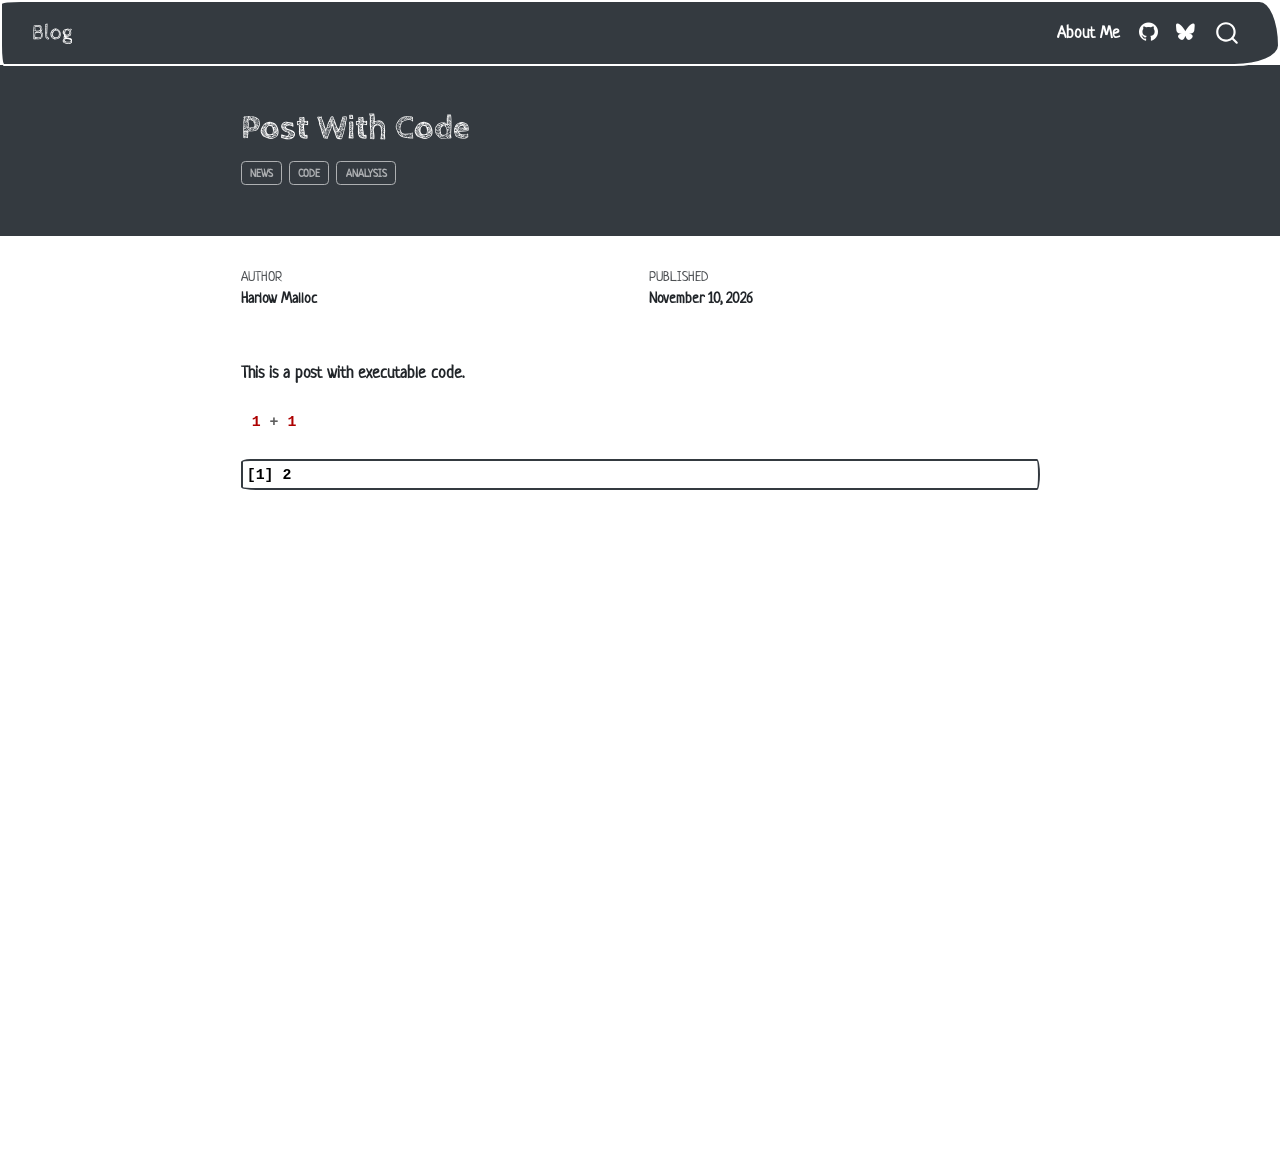
<file: posts/post-with-code/index.html>
<!DOCTYPE html>
<html xmlns="http://www.w3.org/1999/xhtml" lang="en" xml:lang="en"><head>

<meta charset="utf-8">
<meta name="generator" content="quarto-1.11.9">

<meta name="viewport" content="width=device-width, initial-scale=1.0, user-scalable=yes">

<meta name="author" content="Harlow Malloc">
<meta name="dcterms.date" content="2026-11-10">

<title>Post With Code – Blog</title>
<style>
/* Default styles provided by pandoc.
** See https://pandoc.org/MANUAL.html#variables-for-html for config info.
*/
span.smallcaps{font-variant: small-caps;}
div.columns{display: flex; gap: 1.5em;}
div.column{flex: auto;}
@media screen {
div.columns{gap: min(4vw, 1.5em);}
div.column{overflow-x: auto;}
}
div.hanging-indent{margin-left: 1.5em; text-indent: -1.5em;}
ul.task-list{list-style: none;}
ul.task-list li input[type="checkbox"] {
  width: 0.8em;
  margin: 0 0.8em 0.2em -1em; /* quarto-specific, see https://github.com/quarto-dev/quarto-cli/issues/4556 */ 
  vertical-align: middle;
}
/* CSS for syntax highlighting */
html { -webkit-text-size-adjust: 100%; }
pre > code.sourceCode { white-space: pre; position: relative; }
pre > code.sourceCode > span { display: inline-block; line-height: 1.25; }
pre > code.sourceCode > span:empty { height: 1.2em; }
.sourceCode { overflow: visible; }
code.sourceCode > span { color: inherit; text-decoration: inherit; }
div.sourceCode { margin: 1em 0; }
pre.sourceCode { margin: 0; }
@media screen {
div.sourceCode { overflow: auto; }
}
@media print {
pre > code.sourceCode { white-space: pre-wrap; }
pre > code.sourceCode > span { text-indent: -5em; padding-left: 5em; }
}
pre.numberSource code
  { counter-reset: source-line 0; }
pre.numberSource code > span
  { position: relative; left: -4em; counter-increment: source-line; }
pre.numberSource code > span > a:first-child::before
  { content: counter(source-line);
    position: relative; left: -1em; text-align: right; vertical-align: baseline;
    border: none; display: inline-block;
    -webkit-touch-callout: none; -webkit-user-select: none;
    -khtml-user-select: none; -moz-user-select: none;
    -ms-user-select: none; user-select: none;
    padding: 0 4px; width: 4em;
  }
pre.numberSource { margin-left: 3em;  padding-left: 4px; }
div.sourceCode
  {   }
@media screen {
pre > code.sourceCode > span > a:first-child::before { text-decoration: underline; }
}
</style>


<script src="../../site_libs/quarto-nav/quarto-nav.js"></script>
<script src="../../site_libs/quarto-nav/headroom.min.js"></script>
<script src="../../site_libs/clipboard/clipboard.min.js"></script>
<script src="../../site_libs/quarto-search/autocomplete.umd.js"></script>
<script src="../../site_libs/quarto-search/fuse.min.js"></script>
<script src="../../site_libs/quarto-search/quarto-search.js"></script>
<meta name="quarto:offset" content="../../">
<script src="../../site_libs/quarto-html/quarto.js" type="module"></script>
<script src="../../site_libs/quarto-html/tabsets/tabsets.js" type="module"></script>
<script src="../../site_libs/quarto-html/scrollable-regions/scrollable-regions.js" type="module"></script>
<script src="../../site_libs/quarto-html/popper.min.js"></script>
<script src="../../site_libs/quarto-html/tippy.umd.min.js"></script>
<script src="../../site_libs/quarto-html/anchor.min.js"></script>
<link href="../../site_libs/quarto-html/tippy.css" rel="stylesheet">
<link href="../../site_libs/quarto-html/quarto-syntax-highlighting-63b5708e65d6cd79cd7618c58d0c21e7.css" rel="stylesheet" id="quarto-text-highlighting-styles">
<script src="../../site_libs/bootstrap/bootstrap.min.js"></script>
<link href="../../site_libs/bootstrap/bootstrap-icons.css" rel="stylesheet">
<link href="../../site_libs/bootstrap/bootstrap-6c7b787e9c1f1474e6d9b63678b15843.min.css" rel="stylesheet" append-hash="true" id="quarto-bootstrap" data-mode="light">
<script id="quarto-search-options" type="application/json">{
  "location": "navbar",
  "copy-button": false,
  "collapse-after": 3,
  "panel-placement": "end",
  "type": "overlay",
  "limit": 50,
  "keyboard-shortcut": [
    "f",
    "/",
    "s"
  ],
  "show-item-context": false,
  "language": {
    "search-no-results-text": "No results",
    "search-matching-documents-text": "matching documents",
    "search-copy-link-title": "Copy link to search",
    "search-hide-matches-text": "Hide additional matches",
    "search-more-match-text": "more match in this document",
    "search-more-matches-text": "more matches in this document",
    "search-clear-button-title": "Clear",
    "search-text-placeholder": "",
    "search-detached-cancel-button-title": "Cancel",
    "search-submit-button-title": "Submit",
    "search-label": "Search"
  }
}</script>


<link rel="stylesheet" href="../../styles.css">
</head>

<body class="nav-fixed fullcontent quarto-light"><a id="quarto-skip-link" class="visually-hidden-focusable" href="#quarto-document-content">Skip to main content</a>

<div id="quarto-search-results"></div>
  <header id="quarto-header" class="headroom fixed-top quarto-banner">
    <nav class="navbar navbar-expand-lg " data-bs-theme="dark" aria-label="Site">
      <div class="navbar-container container-fluid">
      <div class="navbar-brand-container mx-auto">
    <a class="navbar-brand" href="../../index.html">
    <span class="navbar-title">Blog</span>
    </a>
  </div>
          <button class="navbar-toggler" type="button" data-bs-toggle="collapse" data-bs-target="#navbarCollapse" aria-controls="navbarCollapse" aria-expanded="false" aria-label="Toggle navigation" onclick="if (window.quartoToggleHeadroom) { window.quartoToggleHeadroom(); }">
  <span class="navbar-toggler-icon"></span>
</button>
          <div class="collapse navbar-collapse" id="navbarCollapse">
            <ul class="navbar-nav navbar-nav-scroll ms-auto">
  <li class="nav-item">
    <a class="nav-link" href="../../about.html"> 
<span class="menu-text">About Me</span></a>
  </li>  
  <li class="nav-item compact">
    <a class="nav-link" href="https://github.com/"> <i class="bi bi-github" role="img">
</i> 
<span class="menu-text"></span></a>
  </li>  
  <li class="nav-item compact">
    <a class="nav-link" href="https://bsky.app/"> <i class="bi bi-bluesky" role="img">
</i> 
<span class="menu-text"></span></a>
  </li>  
</ul>
          </div> <!-- /navcollapse -->
            <div class="quarto-navbar-tools">
</div>
            <div id="quarto-search" class="" title="Search"></div>
      </div> <!-- /container-fluid -->
    </nav>
</header>
<!-- content -->
<header id="title-block-header" class="quarto-title-block default page-columns page-full">
  <div class="quarto-title-banner page-columns page-full">
    <div class="quarto-title column-body">
      <h1 class="title">Post With Code</h1>
                                <div class="quarto-categories">
                <div class="quarto-category">news</div>
                <div class="quarto-category">code</div>
                <div class="quarto-category">analysis</div>
              </div>
                  </div>
  </div>
    
  
  <div class="quarto-title-meta">

      <div>
      <div class="quarto-title-meta-heading">Author</div>
      <div class="quarto-title-meta-contents">
               <p>Harlow Malloc </p>
            </div>
    </div>
      
      <div>
      <div class="quarto-title-meta-heading">Published</div>
      <div class="quarto-title-meta-contents">
        <p class="date">November 10, 2026</p>
      </div>
    </div>
    
      
    </div>
    
  
  </header><div id="quarto-content" class="quarto-container page-columns page-rows-contents page-layout-article page-navbar">
<!-- sidebar -->
<!-- margin-sidebar -->
    
<!-- main -->
<main class="content quarto-banner-title-block" id="quarto-document-content" tabindex="-1">





<p>This is a post with executable code.</p>
<div class="cell">
<div class="code-copy-outer-scaffold"><div class="sourceCode cell-code" id="cb1"><pre class="sourceCode r code-with-copy"><code class="sourceCode r"><span id="cb1-1"><a href="#cb1-1" aria-hidden="true" tabindex="-1"></a><span class="dv">1</span> <span class="sc">+</span> <span class="dv">1</span></span></code></pre></div><button title="Copy to Clipboard" class="code-copy-button"><i class="bi"></i></button></div>
<div class="cell-output cell-output-stdout">
<pre><code>[1] 2</code></pre>
</div>
</div>



</main> <!-- /main -->
<script id="quarto-html-after-body" type="application/javascript">
  window.document.addEventListener("DOMContentLoaded", function (event) {
    const icon = "";
    const anchorJS = new window.AnchorJS();
    anchorJS.options = {
      placement: 'right',
      icon: icon
    };
    anchorJS.add('.anchored');
    const isCodeAnnotation = (el) => {
      for (const clz of el.classList) {
        if (clz.startsWith('code-annotation-')) {                     
          return true;
        }
      }
      return false;
    }
    const onCopySuccess = function(e) {
      // button target
      const button = e.trigger;
      // don't keep focus
      button.blur();
      // flash "checked"
      button.classList.add('code-copy-button-checked');
      var currentTitle = button.getAttribute("title");
      button.setAttribute("title", "Copied!");
      let tooltip;
      if (window.bootstrap) {
        button.setAttribute("data-bs-toggle", "tooltip");
        button.setAttribute("data-bs-placement", "left");
        button.setAttribute("data-bs-title", "Copied!");
        tooltip = new bootstrap.Tooltip(button, 
          { trigger: "manual", 
            customClass: "code-copy-button-tooltip",
            offset: [0, -8]});
        tooltip.show();    
      }
      setTimeout(function() {
        if (tooltip) {
          tooltip.hide();
          button.removeAttribute("data-bs-title");
          button.removeAttribute("data-bs-toggle");
          button.removeAttribute("data-bs-placement");
        }
        button.setAttribute("title", currentTitle);
        button.classList.remove('code-copy-button-checked');
      }, 1000);
      // clear code selection
      e.clearSelection();
    }
    const getTextToCopy = function(trigger) {
      const outerScaffold = trigger.parentElement.cloneNode(true);
      const codeEl = outerScaffold.querySelector('code');
      for (const childEl of codeEl.children) {
        if (isCodeAnnotation(childEl)) {
          childEl.remove();
        }
      }
      return codeEl.innerText;
    }
    const clipboard = new window.ClipboardJS('.code-copy-button:not([data-in-quarto-modal])', {
      text: getTextToCopy
    });
    clipboard.on('success', onCopySuccess);
    if (window.document.getElementById('quarto-embedded-source-code-modal')) {
      const clipboardModal = new window.ClipboardJS('.code-copy-button[data-in-quarto-modal]', {
        text: getTextToCopy,
        container: window.document.getElementById('quarto-embedded-source-code-modal')
      });
      clipboardModal.on('success', onCopySuccess);
    }
      var localhostRegex = new RegExp(/^(?:http|https):\/\/localhost\:?[0-9]*\//);
      var mailtoRegex = new RegExp(/^mailto:/);
        var filterRegex = new RegExp("https:\/\/your-website-url\.example\.com");
      var isInternal = (href) => {
          return filterRegex.test(href) || localhostRegex.test(href) || mailtoRegex.test(href);
      }
      // Inspect non-navigation links and adorn them if external
      window.quartoDecorateExternalLinks = function (root) {
     var links = (root || window.document).querySelectorAll('a[href]:not(.nav-link):not(.navbar-brand):not(.toc-action):not(.sidebar-link):not(.sidebar-item-toggle):not(.pagination-link):not(.no-external):not([aria-hidden]):not(.dropdown-item):not(.quarto-navigation-tool):not(.about-link)');
      for (var i=0; i<links.length; i++) {
        const link = links[i];
        if (!isInternal(link.href)) {
          // undo the damage that might have been done by quarto-nav.js in the case of
          // links that we want to consider external
          if (link.dataset.originalHref !== undefined) {
            link.href = link.dataset.originalHref;
          }
          if (!link.classList.contains('no-external-icon')) {
          }
        }
      }
      };
      window.quartoDecorateExternalLinks(window.document);
    // Esc closes the popup (WCAG 1.4.13) and focus leaving both trigger and
    // popup closes it (WCAG 2.4.11); tippy handles neither for interactive popups.
    const hideOnEscAndFocusOut = {
      name: 'hideOnEscAndFocusOut',
      defaultValue: true,
      fn(instance) {
        const dismiss = () => {
          // A show scheduled by the trigger delay would otherwise reopen it
          instance.clearDelayTimeouts();
          instance.hide();
        };
        const onKeyDown = (event) => {
          if (event.key !== 'Escape') {
            return;
          }
          // Keep Esc from also reaching page handlers (e.g. reveal.js overview),
          // except an open reveal.js slide menu, which Esc should close too.
          // The menu handles keys only when its keyboard option is on.
          const menuHandlesEsc = window.Reveal?.getPlugin?.('menu')?.isOpen() &&
            window.Reveal.getConfig().menu?.keyboard !== false;
          if (!menuHandlesEsc) {
            event.stopPropagation();
          }
          if (instance.popper.contains(window.document.activeElement)) {
            // Disabled while refocusing so the focus trigger does not reopen it
            instance.disable();
            instance.reference.focus();
            instance.enable();
          }
          dismiss();
        };
        const onFocusOut = (event) => {
          const target = event.relatedTarget;
          if (target && !instance.reference.contains(target) &&
              !instance.popper.contains(target)) {
            dismiss();
          }
        };
        // On the trigger too: a click trigger (code-annotations: select) has no
        // blur handling. Attached for the instance's lifetime so leaving the
        // trigger also cancels a show still pending on the trigger delay.
        instance.reference.addEventListener('focusout', onFocusOut);
        return {
          onShow() {
            window.document.addEventListener('keydown', onKeyDown, true);
            instance.popper.addEventListener('focusout', onFocusOut);
          },
          onHide() {
            window.document.removeEventListener('keydown', onKeyDown, true);
            instance.popper.removeEventListener('focusout', onFocusOut);
          },
          onDestroy() {
            instance.reference.removeEventListener('focusout', onFocusOut);
          },
        };
      },
    };
    function tippyHover(el, contentFn, onTriggerFn, onUntriggerFn) {
      const config = {
        allowHTML: true,
        maxWidth: 500,
        delay: 100,
        arrow: false,
        appendTo: function(el) {
            return el.parentElement;
        },
        interactive: true,
        interactiveBorder: 10,
        theme: 'quarto',
        placement: 'bottom-start',
        plugins: [hideOnEscAndFocusOut],
      };
      if (contentFn) {
        config.content = contentFn;
      }
      if (onTriggerFn) {
        config.onTrigger = onTriggerFn;
      }
      if (onUntriggerFn) {
        config.onUntrigger = onUntriggerFn;
      }
      window.tippy(el, config); 
    }
    const noterefs = window.document.querySelectorAll('a[role="doc-noteref"]');
    for (var i=0; i<noterefs.length; i++) {
      const ref = noterefs[i];
      tippyHover(ref, function() {
        // use id or data attribute instead here
        let href = ref.getAttribute('data-footnote-href') || ref.getAttribute('href');
        try { href = new URL(href).hash; } catch {}
        const id = href.replace(/^#\/?/, "");
        const note = window.document.getElementById(id);
        if (note) {
          return note.innerHTML;
        } else {
          return "";
        }
      });
    }
    const xrefs = window.document.querySelectorAll('a.quarto-xref');
    const processXRef = (id, note) => {
      // Strip column container classes
      const stripColumnClz = (el) => {
        el.classList.remove("page-full", "page-columns");
        if (el.children) {
          for (const child of el.children) {
            stripColumnClz(child);
          }
        }
      }
      stripColumnClz(note)
      if (id === null || id.startsWith('sec-')) {
        // Special case sections, only their first couple elements
        const container = document.createElement("div");
        if (note.children && note.children.length > 2) {
          container.appendChild(note.children[0].cloneNode(true));
          for (let i = 1; i < note.children.length; i++) {
            const child = note.children[i];
            if (child.tagName === "P" && child.innerText === "") {
              continue;
            } else {
              container.appendChild(child.cloneNode(true));
              break;
            }
          }
          if (window.Quarto?.typesetMath) {
            window.Quarto.typesetMath(container);
          }
          return container.innerHTML
        } else {
          if (window.Quarto?.typesetMath) {
            window.Quarto.typesetMath(note);
          }
          return note.innerHTML;
        }
      } else {
        // Remove any anchor links if they are present
        const anchorLink = note.querySelector('a.anchorjs-link');
        if (anchorLink) {
          anchorLink.remove();
        }
        if (window.Quarto?.typesetMath) {
          window.Quarto.typesetMath(note);
        }
        if (note.classList.contains("callout")) {
          return note.outerHTML;
        } else {
          return note.innerHTML;
        }
      }
    }
    for (var i=0; i<xrefs.length; i++) {
      const xref = xrefs[i];
      tippyHover(xref, undefined, function(instance) {
        instance.disable();
        let url = xref.getAttribute('href');
        let hash = undefined; 
        if (url.startsWith('#')) {
          hash = url;
        } else {
          try { hash = new URL(url).hash; } catch {}
        }
        if (hash) {
          const id = hash.replace(/^#\/?/, "");
          const note = window.document.getElementById(id);
          if (note !== null) {
            try {
              const html = processXRef(id, note.cloneNode(true));
              instance.setContent(html);
            } finally {
              instance.enable();
              instance.show();
            }
          } else {
            // See if we can fetch this
            fetch(url.split('#')[0])
            .then(res => res.text())
            .then(html => {
              const parser = new DOMParser();
              const htmlDoc = parser.parseFromString(html, "text/html");
              const note = htmlDoc.getElementById(id);
              if (note !== null) {
                const html = processXRef(id, note);
                instance.setContent(html);
              } 
            }).finally(() => {
              instance.enable();
              instance.show();
            });
          }
        } else {
          // See if we can fetch a full url (with no hash to target)
          // This is a special case and we should probably do some content thinning / targeting
          fetch(url)
          .then(res => res.text())
          .then(html => {
            const parser = new DOMParser();
            const htmlDoc = parser.parseFromString(html, "text/html");
            const note = htmlDoc.querySelector('main.content');
            if (note !== null) {
              // This should only happen for chapter cross references
              // (since there is no id in the URL)
              // remove the first header
              if (note.children.length > 0 && note.children[0].tagName === "HEADER") {
                note.children[0].remove();
              }
              const html = processXRef(null, note);
              instance.setContent(html);
            } 
          }).finally(() => {
            instance.enable();
            instance.show();
          });
        }
      }, function(instance) {
      });
    }
        let selectedAnnoteEl;
        const selectorForAnnotation = ( cell, annotation) => {
          let cellAttr = 'data-code-cell="' + cell + '"';
          let lineAttr = 'data-code-annotation="' +  annotation + '"';
          const selector = 'span[' + cellAttr + '][' + lineAttr + ']';
          return selector;
        }
        const selectCodeLines = (annoteEl) => {
          const doc = window.document;
          const targetCell = annoteEl.getAttribute("data-target-cell");
          const targetAnnotation = annoteEl.getAttribute("data-target-annotation");
          const annoteSpan = window.document.querySelector(selectorForAnnotation(targetCell, targetAnnotation));
          const lines = annoteSpan.getAttribute("data-code-lines").split(",");
          const lineIds = lines.map((line) => {
            return targetCell + "-" + line;
          })
          // Each band is positioned against its own containing block, which is
          // not the offsetParent of the lines, so place it from client rects.
          const placeBand = (band, firstEl, lastEl, codeBlock) => {
            const container = band.offsetParent;
            if (container === null) {
              return;
            }
            const containerRect = container.getBoundingClientRect();
            // Reveal.js scales slides with a transform, so convert client
            // pixels back to the CSS pixels of the container.
            const scale = containerRect.height / container.offsetHeight || 1;
            const firstRect = firstEl.getBoundingClientRect();
            const lastRect = lastEl.getBoundingClientRect();
            const top = (firstRect.top - containerRect.top) / scale - container.clientTop + container.scrollTop;
            const height = (lastRect.bottom - firstRect.top) / scale;
            band.style.top = top - 2 + "px";
            band.style.height = height + 4 + "px";
            if (codeBlock) {
              // Without the copy button wrapper, the containing block is wider
              // than the code block, so span the code block explicitly.
              const blockRect = codeBlock.getBoundingClientRect();
              band.style.left = (blockRect.left - containerRect.left) / scale - container.clientLeft + container.scrollLeft + "px";
              band.style.width = blockRect.width / scale + "px";
            }
          };
          if (lineIds.length > 0) {
            const el = window.document.getElementById(lineIds[0]);
            const lastEl = window.document.getElementById(lineIds[lineIds.length - 1]);
            const parent = el.parentElement.parentElement;
            // cook up a div (if necessary) and position it
            let div = window.document.getElementById("code-annotation-line-highlight");
            if (div === null) {
              div = window.document.createElement("div");
              div.setAttribute("id", "code-annotation-line-highlight");
              div.style.position = 'absolute';
              parent.appendChild(div);
            }
            placeBand(div, el, lastEl, parent.closest("div.sourceCode") || parent);
            let gutterDiv = window.document.getElementById("code-annotation-line-highlight-gutter");
            if (gutterDiv === null) {
              gutterDiv = window.document.createElement("div");
              gutterDiv.setAttribute("id", "code-annotation-line-highlight-gutter");
              gutterDiv.style.position = 'absolute';
              const codeCell = window.document.getElementById(targetCell);
              const gutter = codeCell.querySelector('.code-annotation-gutter');
              gutter.appendChild(gutterDiv);
            }
            placeBand(gutterDiv, el, lastEl);
            selectedAnnoteEl = annoteEl;
          }
        };
        const unselectCodeLines = () => {
          const elementsIds = ["code-annotation-line-highlight", "code-annotation-line-highlight-gutter"];
          elementsIds.forEach((elId) => {
            const div = window.document.getElementById(elId);
            if (div) {
              div.remove();
            }
          });
          selectedAnnoteEl = undefined;
        };
          // Handle positioning of the toggle
      window.addEventListener(
        "resize",
        throttle(() => {
          elRect = undefined;
          if (selectedAnnoteEl) {
            selectCodeLines(selectedAnnoteEl);
          }
        }, 10)
      );
      function throttle(fn, ms) {
      let throttle = false;
      let timer;
        return (...args) => {
          if(!throttle) { // first call gets through
              fn.apply(this, args);
              throttle = true;
          } else { // all the others get throttled
              if(timer) clearTimeout(timer); // cancel #2
              timer = setTimeout(() => {
                fn.apply(this, args);
                timer = throttle = false;
              }, ms);
          }
        };
      }
        // Attach click handler to the DT
        const annoteDls = window.document.querySelectorAll('dt[data-target-cell]');
        for (const annoteDlNode of annoteDls) {
          annoteDlNode.addEventListener('click', (event) => {
            const clickedEl = event.target;
            if (clickedEl !== selectedAnnoteEl) {
              unselectCodeLines();
              const activeEl = window.document.querySelector('dt[data-target-cell].code-annotation-active');
              if (activeEl) {
                activeEl.classList.remove('code-annotation-active');
              }
              selectCodeLines(clickedEl);
              clickedEl.classList.add('code-annotation-active');
            } else {
              // Unselect the line
              unselectCodeLines();
              clickedEl.classList.remove('code-annotation-active');
            }
          });
        }
    const findCites = (el) => {
      const parentEl = el.parentElement;
      if (parentEl) {
        const cites = parentEl.dataset.cites;
        if (cites) {
          return {
            el,
            cites: cites.split(' ')
          };
        } else {
          return findCites(el.parentElement)
        }
      } else {
        return undefined;
      }
    };
    var bibliorefs = window.document.querySelectorAll('a[role="doc-biblioref"]');
    for (var i=0; i<bibliorefs.length; i++) {
      const ref = bibliorefs[i];
      const citeInfo = findCites(ref);
      if (citeInfo) {
        tippyHover(citeInfo.el, function() {
          var popup = window.document.createElement('div');
          citeInfo.cites.forEach(function(cite) {
            var citeDiv = window.document.createElement('div');
            citeDiv.classList.add('hanging-indent');
            citeDiv.classList.add('csl-entry');
            var biblioDiv = window.document.getElementById('ref-' + cite);
            if (biblioDiv) {
              citeDiv.innerHTML = biblioDiv.innerHTML;
            }
            popup.appendChild(citeDiv);
          });
          return popup.innerHTML;
        });
      }
    }
  });
  </script>
  <script type="application/javascript">
  window.quartoScrollableRegionsLabels = {"code":"Scrollable code","output":"Scrollable output"};
  </script>
</div> <!-- /content -->




</body></html>
</file>
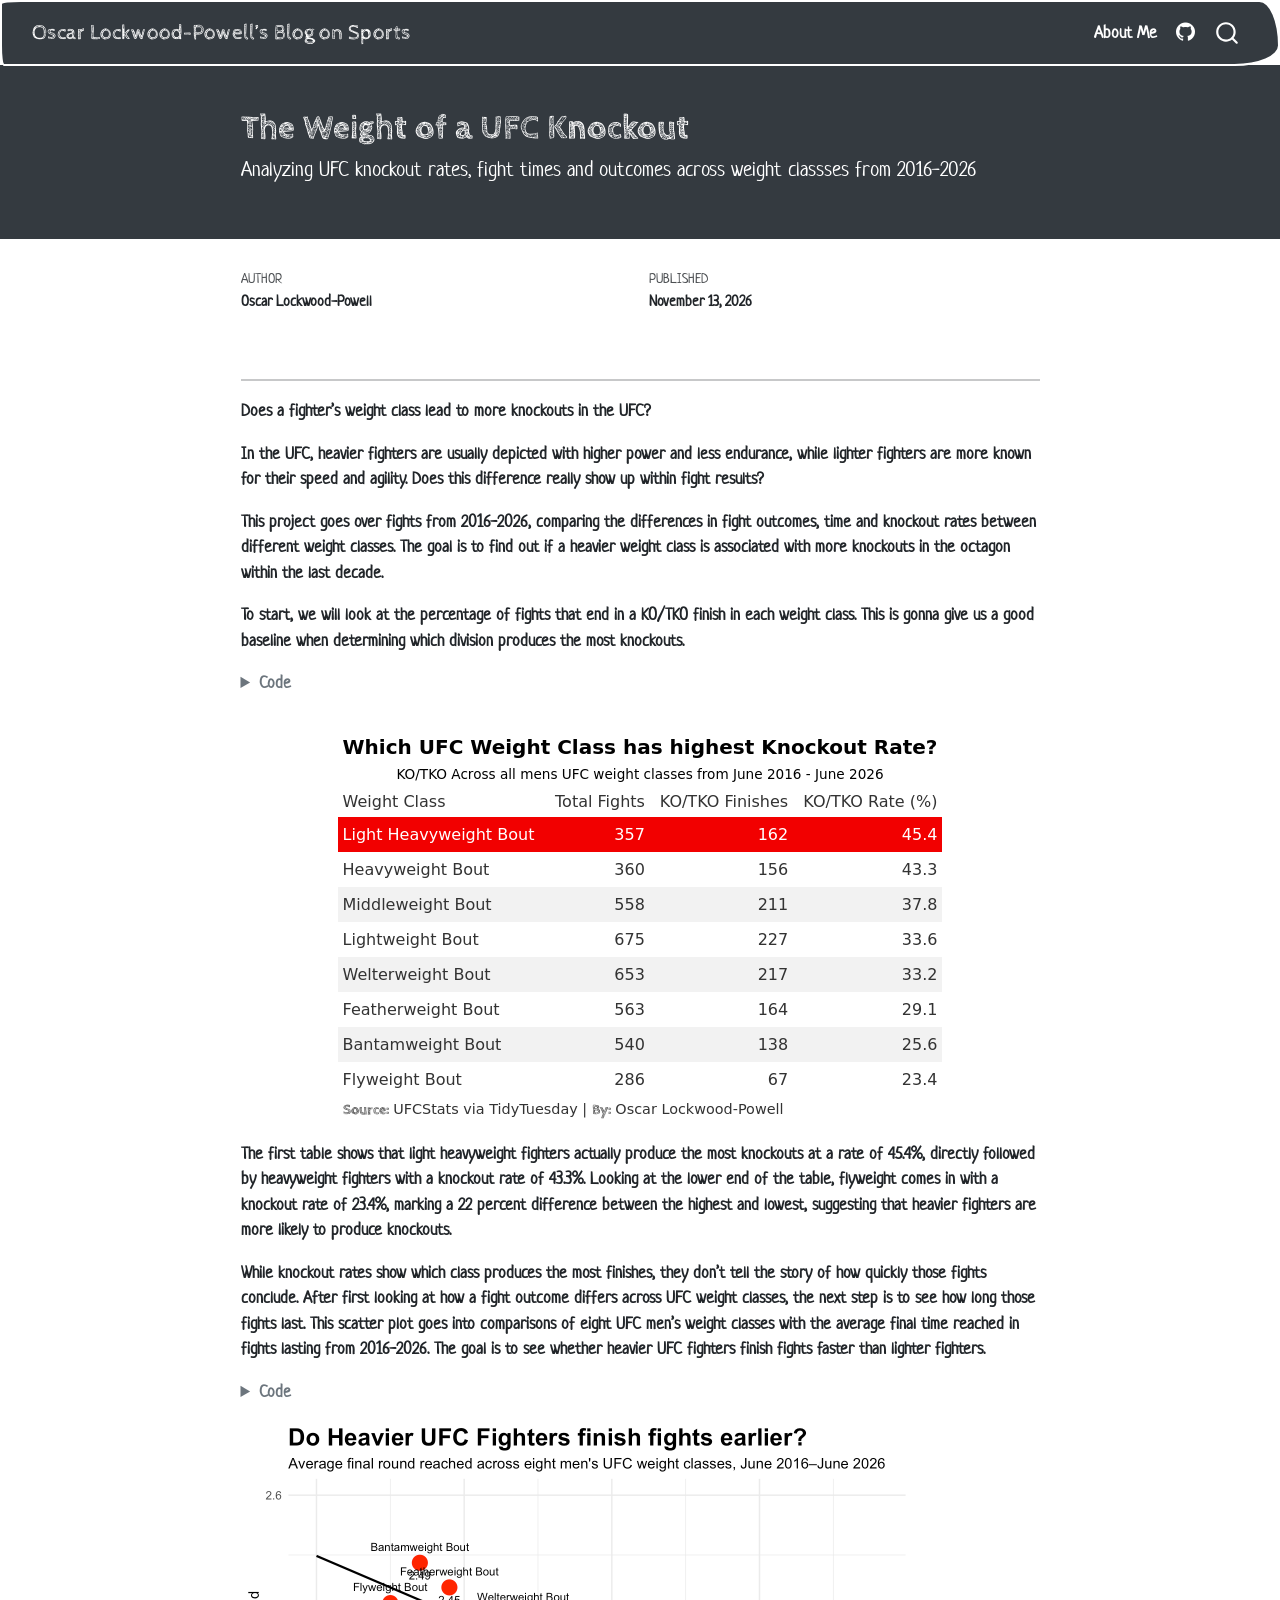
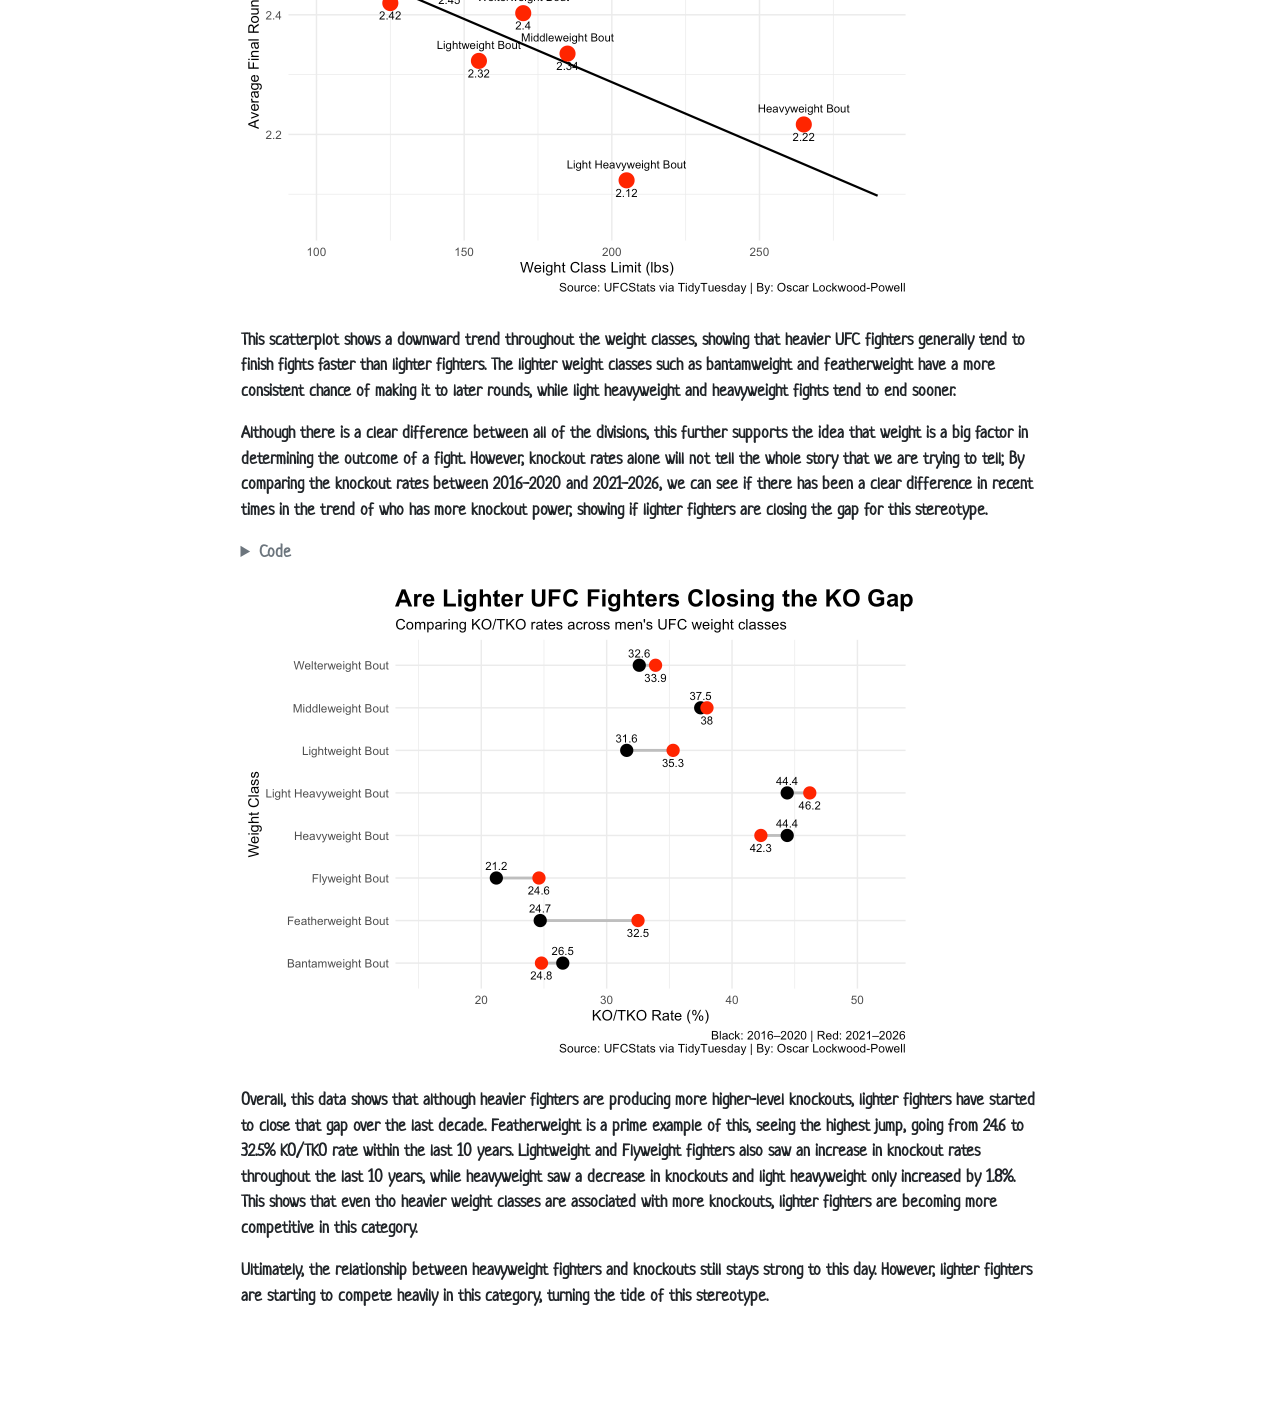
<file: posts/ufc-knockout-rankings/index.html>
<!DOCTYPE html>
<html xmlns="http://www.w3.org/1999/xhtml" lang="en" xml:lang="en"><head>

<meta charset="utf-8">
<meta name="generator" content="quarto-1.11.9">

<meta name="viewport" content="width=device-width, initial-scale=1.0, user-scalable=yes">

<meta name="author" content="Oscar Lockwood-Powell">
<meta name="dcterms.date" content="2026-11-13">

<title>The Weight of a UFC Knockout – Oscar Lockwood-Powell’s Blog on Sports</title>
<style>
/* Default styles provided by pandoc.
** See https://pandoc.org/MANUAL.html#variables-for-html for config info.
*/
span.smallcaps{font-variant: small-caps;}
div.columns{display: flex; gap: 1.5em;}
div.column{flex: auto;}
@media screen {
div.columns{gap: min(4vw, 1.5em);}
div.column{overflow-x: auto;}
}
div.hanging-indent{margin-left: 1.5em; text-indent: -1.5em;}
ul.task-list{list-style: none;}
ul.task-list li input[type="checkbox"] {
  width: 0.8em;
  margin: 0 0.8em 0.2em -1em; /* quarto-specific, see https://github.com/quarto-dev/quarto-cli/issues/4556 */ 
  vertical-align: middle;
}
/* CSS for syntax highlighting */
html { -webkit-text-size-adjust: 100%; }
pre > code.sourceCode { white-space: pre; position: relative; }
pre > code.sourceCode > span { display: inline-block; line-height: 1.25; }
pre > code.sourceCode > span:empty { height: 1.2em; }
.sourceCode { overflow: visible; }
code.sourceCode > span { color: inherit; text-decoration: inherit; }
div.sourceCode { margin: 1em 0; }
pre.sourceCode { margin: 0; }
@media screen {
div.sourceCode { overflow: auto; }
}
@media print {
pre > code.sourceCode { white-space: pre-wrap; }
pre > code.sourceCode > span { text-indent: -5em; padding-left: 5em; }
}
pre.numberSource code
  { counter-reset: source-line 0; }
pre.numberSource code > span
  { position: relative; left: -4em; counter-increment: source-line; }
pre.numberSource code > span > a:first-child::before
  { content: counter(source-line);
    position: relative; left: -1em; text-align: right; vertical-align: baseline;
    border: none; display: inline-block;
    -webkit-touch-callout: none; -webkit-user-select: none;
    -khtml-user-select: none; -moz-user-select: none;
    -ms-user-select: none; user-select: none;
    padding: 0 4px; width: 4em;
  }
pre.numberSource { margin-left: 3em;  padding-left: 4px; }
div.sourceCode
  {   }
@media screen {
pre > code.sourceCode > span > a:first-child::before { text-decoration: underline; }
}
</style>


<script src="../../site_libs/quarto-nav/quarto-nav.js"></script>
<script src="../../site_libs/quarto-nav/headroom.min.js"></script>
<script src="../../site_libs/clipboard/clipboard.min.js"></script>
<script src="../../site_libs/quarto-search/autocomplete.umd.js"></script>
<script src="../../site_libs/quarto-search/fuse.min.js"></script>
<script src="../../site_libs/quarto-search/quarto-search.js"></script>
<meta name="quarto:offset" content="../../">
<script src="../../site_libs/quarto-html/quarto.js" type="module"></script>
<script src="../../site_libs/quarto-html/tabsets/tabsets.js" type="module"></script>
<script src="../../site_libs/quarto-html/scrollable-regions/scrollable-regions.js" type="module"></script>
<script src="../../site_libs/quarto-html/popper.min.js"></script>
<script src="../../site_libs/quarto-html/tippy.umd.min.js"></script>
<script src="../../site_libs/quarto-html/anchor.min.js"></script>
<link href="../../site_libs/quarto-html/tippy.css" rel="stylesheet">
<link href="../../site_libs/quarto-html/quarto-syntax-highlighting-63b5708e65d6cd79cd7618c58d0c21e7.css" rel="stylesheet" id="quarto-text-highlighting-styles">
<script src="../../site_libs/bootstrap/bootstrap.min.js"></script>
<link href="../../site_libs/bootstrap/bootstrap-icons.css" rel="stylesheet">
<link href="../../site_libs/bootstrap/bootstrap-6c7b787e9c1f1474e6d9b63678b15843.min.css" rel="stylesheet" append-hash="true" id="quarto-bootstrap" data-mode="light">
<script id="quarto-search-options" type="application/json">{
  "location": "navbar",
  "copy-button": false,
  "collapse-after": 3,
  "panel-placement": "end",
  "type": "overlay",
  "limit": 50,
  "keyboard-shortcut": [
    "f",
    "/",
    "s"
  ],
  "show-item-context": false,
  "language": {
    "search-no-results-text": "No results",
    "search-matching-documents-text": "matching documents",
    "search-copy-link-title": "Copy link to search",
    "search-hide-matches-text": "Hide additional matches",
    "search-more-match-text": "more match in this document",
    "search-more-matches-text": "more matches in this document",
    "search-clear-button-title": "Clear",
    "search-text-placeholder": "",
    "search-detached-cancel-button-title": "Cancel",
    "search-submit-button-title": "Submit",
    "search-label": "Search"
  }
}</script>


<link rel="stylesheet" href="../../styles.css">
</head>

<body class="nav-fixed fullcontent quarto-light"><a id="quarto-skip-link" class="visually-hidden-focusable" href="#quarto-document-content">Skip to main content</a>

<div id="quarto-search-results"></div>
  <header id="quarto-header" class="headroom fixed-top quarto-banner">
    <nav class="navbar navbar-expand-lg " data-bs-theme="dark" aria-label="Site">
      <div class="navbar-container container-fluid">
      <div class="navbar-brand-container mx-auto">
    <a class="navbar-brand" href="../../index.html">
    <span class="navbar-title">Oscar Lockwood-Powell’s Blog on Sports</span>
    </a>
  </div>
          <button class="navbar-toggler" type="button" data-bs-toggle="collapse" data-bs-target="#navbarCollapse" aria-controls="navbarCollapse" aria-expanded="false" aria-label="Toggle navigation" onclick="if (window.quartoToggleHeadroom) { window.quartoToggleHeadroom(); }">
  <span class="navbar-toggler-icon"></span>
</button>
          <div class="collapse navbar-collapse" id="navbarCollapse">
            <ul class="navbar-nav navbar-nav-scroll ms-auto">
  <li class="nav-item">
    <a class="nav-link" href="../../about.html"> 
<span class="menu-text">About Me</span></a>
  </li>  
  <li class="nav-item compact">
    <a class="nav-link" href="https://olockwoodpowell2022.github.io/"> <i class="bi bi-github" role="img">
</i> 
<span class="menu-text"></span></a>
  </li>  
</ul>
          </div> <!-- /navcollapse -->
            <div class="quarto-navbar-tools">
</div>
            <div id="quarto-search" class="" title="Search"></div>
      </div> <!-- /container-fluid -->
    </nav>
</header>
<!-- content -->
<header id="title-block-header" class="quarto-title-block default page-columns page-full">
  <div class="quarto-title-banner page-columns page-full">
    <div class="quarto-title column-body">
      <h1 class="title">The Weight of a UFC Knockout</h1>
            <p class="subtitle lead">Analyzing UFC knockout rates, fight times and outcomes across weight classses from 2016-2026</p>
                      </div>
  </div>
    
  
  <div class="quarto-title-meta">

      <div>
      <div class="quarto-title-meta-heading">Author</div>
      <div class="quarto-title-meta-contents">
               <p>Oscar Lockwood-Powell </p>
            </div>
    </div>
      
      <div>
      <div class="quarto-title-meta-heading">Published</div>
      <div class="quarto-title-meta-contents">
        <p class="date">November 13, 2026</p>
      </div>
    </div>
    
      
    </div>
    
  
  </header><div id="quarto-content" class="quarto-container page-columns page-rows-contents page-layout-article page-navbar">
<!-- sidebar -->
<!-- margin-sidebar -->
    
<!-- main -->
<main class="content quarto-banner-title-block" id="quarto-document-content" tabindex="-1">





<hr>
<p>Does a fighter’s weight class lead to more knockouts in the UFC?</p>
<p>In the UFC, heavier fighters are usually depicted with higher power and less endurance, while lighter fighters are more known for their speed and agility. Does this difference really show up within fight results?</p>
<p>This project goes over fights from 2016-2026, comparing the differences in fight outcomes, time and knockout rates between different weight classes. The goal is to find out if a heavier weight class is associated with more knockouts in the octagon within the last decade.</p>
<p>To start, we will look at the percentage of fights that end in a KO/TKO finish in each weight class. This is gonna give us a good baseline when determining which division produces the most knockouts.</p>
<div class="cell">
<details class="code-fold">
<summary>Code</summary>
<div class="code-copy-outer-scaffold"><div class="sourceCode cell-code" id="cb1"><pre class="sourceCode r code-with-copy"><code class="sourceCode r"><span id="cb1-1"><a href="#cb1-1" aria-hidden="true" tabindex="-1"></a>weight_table <span class="sc">|&gt;</span></span>
<span id="cb1-2"><a href="#cb1-2" aria-hidden="true" tabindex="-1"></a>  <span class="fu">gt</span>() <span class="sc">|&gt;</span></span>
<span id="cb1-3"><a href="#cb1-3" aria-hidden="true" tabindex="-1"></a>  <span class="fu">cols_label</span>(</span>
<span id="cb1-4"><a href="#cb1-4" aria-hidden="true" tabindex="-1"></a>    <span class="at">weight_class =</span> <span class="st">"Weight Class"</span>,</span>
<span id="cb1-5"><a href="#cb1-5" aria-hidden="true" tabindex="-1"></a>    <span class="at">total_fights =</span> <span class="st">"Total Fights"</span>,</span>
<span id="cb1-6"><a href="#cb1-6" aria-hidden="true" tabindex="-1"></a>    <span class="at">knockouts =</span> <span class="st">"KO/TKO Finishes"</span>,</span>
<span id="cb1-7"><a href="#cb1-7" aria-hidden="true" tabindex="-1"></a>    <span class="at">ko_percentage =</span> <span class="st">"KO/TKO Rate (%)"</span></span>
<span id="cb1-8"><a href="#cb1-8" aria-hidden="true" tabindex="-1"></a>  ) <span class="sc">|&gt;</span></span>
<span id="cb1-9"><a href="#cb1-9" aria-hidden="true" tabindex="-1"></a>  <span class="fu">tab_header</span>(</span>
<span id="cb1-10"><a href="#cb1-10" aria-hidden="true" tabindex="-1"></a>    <span class="at">title =</span> <span class="st">"Which UFC Weight Class has highest Knockout Rate?"</span>,</span>
<span id="cb1-11"><a href="#cb1-11" aria-hidden="true" tabindex="-1"></a>    <span class="at">subtitle =</span> <span class="st">"KO/TKO Across all mens UFC weight classes from June 2016 - June 2026"</span></span>
<span id="cb1-12"><a href="#cb1-12" aria-hidden="true" tabindex="-1"></a>  ) <span class="sc">|&gt;</span></span>
<span id="cb1-13"><a href="#cb1-13" aria-hidden="true" tabindex="-1"></a>  <span class="fu">tab_source_note</span>(</span>
<span id="cb1-14"><a href="#cb1-14" aria-hidden="true" tabindex="-1"></a>    <span class="at">source_note =</span> <span class="fu">md</span>(<span class="st">"**Source:** UFCStats via TidyTuesday | **By:** Oscar Lockwood-Powell"</span>)</span>
<span id="cb1-15"><a href="#cb1-15" aria-hidden="true" tabindex="-1"></a>  ) <span class="sc">|&gt;</span></span>
<span id="cb1-16"><a href="#cb1-16" aria-hidden="true" tabindex="-1"></a>  <span class="fu">opt_table_lines</span>(<span class="st">"none"</span>) <span class="sc">|&gt;</span></span>
<span id="cb1-17"><a href="#cb1-17" aria-hidden="true" tabindex="-1"></a>  <span class="fu">tab_style</span>(</span>
<span id="cb1-18"><a href="#cb1-18" aria-hidden="true" tabindex="-1"></a>    <span class="at">style =</span> <span class="fu">list</span>(</span>
<span id="cb1-19"><a href="#cb1-19" aria-hidden="true" tabindex="-1"></a>      <span class="fu">cell_fill</span>(<span class="at">color =</span> <span class="st">"red"</span>),</span>
<span id="cb1-20"><a href="#cb1-20" aria-hidden="true" tabindex="-1"></a>      <span class="fu">cell_text</span>(<span class="at">color =</span> <span class="st">"white"</span>)</span>
<span id="cb1-21"><a href="#cb1-21" aria-hidden="true" tabindex="-1"></a>    ),</span>
<span id="cb1-22"><a href="#cb1-22" aria-hidden="true" tabindex="-1"></a>    <span class="at">locations =</span> <span class="fu">cells_body</span>(</span>
<span id="cb1-23"><a href="#cb1-23" aria-hidden="true" tabindex="-1"></a>      <span class="at">rows =</span> ko_percentage <span class="sc">==</span> <span class="fu">max</span>(ko_percentage)</span>
<span id="cb1-24"><a href="#cb1-24" aria-hidden="true" tabindex="-1"></a>    )</span>
<span id="cb1-25"><a href="#cb1-25" aria-hidden="true" tabindex="-1"></a>  ) <span class="sc">|&gt;</span></span>
<span id="cb1-26"><a href="#cb1-26" aria-hidden="true" tabindex="-1"></a> <span class="fu">tab_style</span>(</span>
<span id="cb1-27"><a href="#cb1-27" aria-hidden="true" tabindex="-1"></a>  <span class="at">style =</span> <span class="fu">cell_text</span>(</span>
<span id="cb1-28"><a href="#cb1-28" aria-hidden="true" tabindex="-1"></a>    <span class="at">color =</span> <span class="st">"black"</span>,</span>
<span id="cb1-29"><a href="#cb1-29" aria-hidden="true" tabindex="-1"></a>    <span class="at">weight =</span> <span class="st">"bold"</span>,</span>
<span id="cb1-30"><a href="#cb1-30" aria-hidden="true" tabindex="-1"></a>    <span class="at">size =</span> <span class="dv">18</span></span>
<span id="cb1-31"><a href="#cb1-31" aria-hidden="true" tabindex="-1"></a>  ),</span>
<span id="cb1-32"><a href="#cb1-32" aria-hidden="true" tabindex="-1"></a>  <span class="at">locations =</span> <span class="fu">cells_title</span>(<span class="st">"title"</span>)</span>
<span id="cb1-33"><a href="#cb1-33" aria-hidden="true" tabindex="-1"></a>) <span class="sc">|&gt;</span></span>
<span id="cb1-34"><a href="#cb1-34" aria-hidden="true" tabindex="-1"></a><span class="fu">tab_style</span>(</span>
<span id="cb1-35"><a href="#cb1-35" aria-hidden="true" tabindex="-1"></a>  <span class="at">style =</span> <span class="fu">cell_text</span>(</span>
<span id="cb1-36"><a href="#cb1-36" aria-hidden="true" tabindex="-1"></a>    <span class="at">color =</span> <span class="st">"black"</span>,</span>
<span id="cb1-37"><a href="#cb1-37" aria-hidden="true" tabindex="-1"></a>    <span class="at">size =</span> <span class="dv">11</span></span>
<span id="cb1-38"><a href="#cb1-38" aria-hidden="true" tabindex="-1"></a>  ),</span>
<span id="cb1-39"><a href="#cb1-39" aria-hidden="true" tabindex="-1"></a>  <span class="at">locations =</span> <span class="fu">cells_title</span>(<span class="st">"subtitle"</span>)</span>
<span id="cb1-40"><a href="#cb1-40" aria-hidden="true" tabindex="-1"></a>)</span></code></pre></div><button title="Copy to Clipboard" class="code-copy-button"><i class="bi"></i></button></div>
</details>
<div class="cell-output-display">
<div id="lekrjbmija" style="padding-left:0px;padding-right:0px;padding-top:10px;padding-bottom:10px;overflow-x:auto;overflow-y:auto;width:auto;height:auto;">
<style>#lekrjbmija table {
  font-family: system-ui, 'Segoe UI', Roboto, Helvetica, Arial, sans-serif, 'Apple Color Emoji', 'Segoe UI Emoji', 'Segoe UI Symbol', 'Noto Color Emoji';
  -webkit-font-smoothing: antialiased;
  -moz-osx-font-smoothing: grayscale;
}

#lekrjbmija thead, #lekrjbmija tbody, #lekrjbmija tfoot, #lekrjbmija tr, #lekrjbmija td, #lekrjbmija th {
  border-style: none;
}

#lekrjbmija p {
  margin: 0;
  padding: 0;
}

#lekrjbmija .gt_table {
  display: table;
  border-collapse: collapse;
  line-height: normal;
  margin-left: auto;
  margin-right: auto;
  color: #333333;
  font-size: 16px;
  font-weight: normal;
  font-style: normal;
  background-color: #FFFFFF;
  width: auto;
  border-top-style: none;
  border-top-width: 2px;
  border-top-color: #A8A8A8;
  border-right-style: none;
  border-right-width: 2px;
  border-right-color: #D3D3D3;
  border-bottom-style: none;
  border-bottom-width: 2px;
  border-bottom-color: #A8A8A8;
  border-left-style: none;
  border-left-width: 2px;
  border-left-color: #D3D3D3;
}

#lekrjbmija .gt_caption {
  padding-top: 4px;
  padding-bottom: 4px;
}

#lekrjbmija .gt_title {
  color: #333333;
  font-size: 125%;
  font-weight: initial;
  padding-top: 4px;
  padding-bottom: 4px;
  padding-left: 5px;
  padding-right: 5px;
  border-bottom-color: #FFFFFF;
  border-bottom-width: 0;
}

#lekrjbmija .gt_subtitle {
  color: #333333;
  font-size: 85%;
  font-weight: initial;
  padding-top: 3px;
  padding-bottom: 5px;
  padding-left: 5px;
  padding-right: 5px;
  border-top-color: #FFFFFF;
  border-top-width: 0;
}

#lekrjbmija .gt_heading {
  background-color: #FFFFFF;
  text-align: center;
  border-bottom-color: #FFFFFF;
  border-left-style: none;
  border-left-width: 1px;
  border-left-color: #D3D3D3;
  border-right-style: none;
  border-right-width: 1px;
  border-right-color: #D3D3D3;
}

#lekrjbmija .gt_bottom_border {
  border-bottom-style: none;
  border-bottom-width: 2px;
  border-bottom-color: #D3D3D3;
}

#lekrjbmija .gt_col_headings {
  border-top-style: none;
  border-top-width: 2px;
  border-top-color: #D3D3D3;
  border-bottom-style: none;
  border-bottom-width: 2px;
  border-bottom-color: #D3D3D3;
  border-left-style: none;
  border-left-width: 1px;
  border-left-color: #D3D3D3;
  border-right-style: none;
  border-right-width: 1px;
  border-right-color: #D3D3D3;
}

#lekrjbmija .gt_col_heading {
  color: #333333;
  background-color: #FFFFFF;
  font-size: 100%;
  font-weight: normal;
  text-transform: inherit;
  border-left-style: none;
  border-left-width: 1px;
  border-left-color: #D3D3D3;
  border-right-style: none;
  border-right-width: 1px;
  border-right-color: #D3D3D3;
  vertical-align: bottom;
  padding-top: 5px;
  padding-bottom: 6px;
  padding-left: 5px;
  padding-right: 5px;
  overflow-x: hidden;
}

#lekrjbmija .gt_column_spanner_outer {
  color: #333333;
  background-color: #FFFFFF;
  font-size: 100%;
  font-weight: normal;
  text-transform: inherit;
  padding-top: 0;
  padding-bottom: 0;
  padding-left: 4px;
  padding-right: 4px;
}

#lekrjbmija .gt_column_spanner_outer:first-child {
  padding-left: 0;
}

#lekrjbmija .gt_column_spanner_outer:last-child {
  padding-right: 0;
}

#lekrjbmija .gt_column_spanner {
  border-bottom-style: none;
  border-bottom-width: 2px;
  border-bottom-color: #D3D3D3;
  vertical-align: bottom;
  padding-top: 5px;
  padding-bottom: 5px;
  overflow-x: hidden;
  display: inline-block;
  width: 100%;
}

#lekrjbmija .gt_spanner_row {
  border-bottom-style: hidden;
}

#lekrjbmija .gt_group_heading {
  padding-top: 8px;
  padding-bottom: 8px;
  padding-left: 5px;
  padding-right: 5px;
  color: #333333;
  background-color: #FFFFFF;
  font-size: 100%;
  font-weight: initial;
  text-transform: inherit;
  border-top-style: none;
  border-top-width: 2px;
  border-top-color: #D3D3D3;
  border-bottom-style: none;
  border-bottom-width: 2px;
  border-bottom-color: #D3D3D3;
  border-left-style: none;
  border-left-width: 1px;
  border-left-color: #D3D3D3;
  border-right-style: none;
  border-right-width: 1px;
  border-right-color: #D3D3D3;
  vertical-align: middle;
  text-align: left;
}

#lekrjbmija .gt_empty_group_heading {
  padding: 0.5px;
  color: #333333;
  background-color: #FFFFFF;
  font-size: 100%;
  font-weight: initial;
  border-top-style: none;
  border-top-width: 2px;
  border-top-color: #D3D3D3;
  border-bottom-style: none;
  border-bottom-width: 2px;
  border-bottom-color: #D3D3D3;
  vertical-align: middle;
}

#lekrjbmija .gt_from_md > :first-child {
  margin-top: 0;
}

#lekrjbmija .gt_from_md > :last-child {
  margin-bottom: 0;
}

#lekrjbmija .gt_row {
  padding-top: 8px;
  padding-bottom: 8px;
  padding-left: 5px;
  padding-right: 5px;
  margin: 10px;
  border-top-style: none;
  border-top-width: 1px;
  border-top-color: #D3D3D3;
  border-left-style: none;
  border-left-width: 1px;
  border-left-color: #D3D3D3;
  border-right-style: none;
  border-right-width: 1px;
  border-right-color: #D3D3D3;
  vertical-align: middle;
  overflow-x: hidden;
}

#lekrjbmija .gt_stub {
  color: #333333;
  background-color: #FFFFFF;
  font-size: 100%;
  font-weight: initial;
  text-transform: inherit;
  border-right-style: none;
  border-right-width: 2px;
  border-right-color: #D3D3D3;
  padding-left: 5px;
  padding-right: 5px;
}

#lekrjbmija .gt_stub_row_group {
  color: #333333;
  background-color: #FFFFFF;
  font-size: 100%;
  font-weight: initial;
  text-transform: inherit;
  border-right-style: none;
  border-right-width: 2px;
  border-right-color: #D3D3D3;
  padding-left: 5px;
  padding-right: 5px;
  vertical-align: top;
}

#lekrjbmija .gt_row_group_first td {
  border-top-width: 2px;
}

#lekrjbmija .gt_row_group_first th {
  border-top-width: 2px;
}

#lekrjbmija .gt_summary_row {
  color: #333333;
  background-color: #FFFFFF;
  text-transform: inherit;
  padding-top: 8px;
  padding-bottom: 8px;
  padding-left: 5px;
  padding-right: 5px;
}

#lekrjbmija .gt_first_summary_row {
  border-top-style: none;
  border-top-color: #D3D3D3;
}

#lekrjbmija .gt_first_summary_row.thick {
  border-top-width: 2px;
}

#lekrjbmija .gt_last_summary_row {
  padding-top: 8px;
  padding-bottom: 8px;
  padding-left: 5px;
  padding-right: 5px;
  border-bottom-style: none;
  border-bottom-width: 2px;
  border-bottom-color: #D3D3D3;
}

#lekrjbmija .gt_grand_summary_row {
  color: #333333;
  background-color: #FFFFFF;
  text-transform: inherit;
  padding-top: 8px;
  padding-bottom: 8px;
  padding-left: 5px;
  padding-right: 5px;
}

#lekrjbmija .gt_first_grand_summary_row {
  padding-top: 8px;
  padding-bottom: 8px;
  padding-left: 5px;
  padding-right: 5px;
  border-top-style: none;
  border-top-width: 6px;
  border-top-color: #D3D3D3;
}

#lekrjbmija .gt_last_grand_summary_row_top {
  padding-top: 8px;
  padding-bottom: 8px;
  padding-left: 5px;
  padding-right: 5px;
  border-bottom-style: none;
  border-bottom-width: 6px;
  border-bottom-color: #D3D3D3;
}

#lekrjbmija .gt_striped {
  background-color: rgba(128, 128, 128, 0.05);
}

#lekrjbmija .gt_table_body {
  border-top-style: none;
  border-top-width: 2px;
  border-top-color: #D3D3D3;
  border-bottom-style: none;
  border-bottom-width: 2px;
  border-bottom-color: #D3D3D3;
}

#lekrjbmija .gt_footnotes {
  color: #333333;
  background-color: #FFFFFF;
  border-bottom-style: none;
  border-bottom-width: 2px;
  border-bottom-color: #D3D3D3;
  border-left-style: none;
  border-left-width: 2px;
  border-left-color: #D3D3D3;
  border-right-style: none;
  border-right-width: 2px;
  border-right-color: #D3D3D3;
}

#lekrjbmija .gt_footnote {
  margin: 0px;
  font-size: 90%;
  padding-top: 4px;
  padding-bottom: 4px;
  padding-left: 5px;
  padding-right: 5px;
}

#lekrjbmija .gt_sourcenotes {
  color: #333333;
  background-color: #FFFFFF;
  border-bottom-style: none;
  border-bottom-width: 2px;
  border-bottom-color: #D3D3D3;
  border-left-style: none;
  border-left-width: 2px;
  border-left-color: #D3D3D3;
  border-right-style: none;
  border-right-width: 2px;
  border-right-color: #D3D3D3;
}

#lekrjbmija .gt_sourcenote {
  font-size: 90%;
  padding-top: 4px;
  padding-bottom: 4px;
  padding-left: 5px;
  padding-right: 5px;
}

#lekrjbmija .gt_left {
  text-align: left;
}

#lekrjbmija .gt_center {
  text-align: center;
}

#lekrjbmija .gt_right {
  text-align: right;
  font-variant-numeric: tabular-nums;
}

#lekrjbmija .gt_font_normal {
  font-weight: normal;
}

#lekrjbmija .gt_font_bold {
  font-weight: bold;
}

#lekrjbmija .gt_font_italic {
  font-style: italic;
}

#lekrjbmija .gt_super {
  font-size: 65%;
}

#lekrjbmija .gt_footnote_marks {
  font-size: 75%;
  vertical-align: 0.4em;
  position: initial;
}

#lekrjbmija .gt_asterisk {
  font-size: 100%;
  vertical-align: 0;
}

#lekrjbmija .gt_indent_1 {
  text-indent: 5px;
}

#lekrjbmija .gt_indent_2 {
  text-indent: 10px;
}

#lekrjbmija .gt_indent_3 {
  text-indent: 15px;
}

#lekrjbmija .gt_indent_4 {
  text-indent: 20px;
}

#lekrjbmija .gt_indent_5 {
  text-indent: 25px;
}

#lekrjbmija .katex-display {
  display: inline-flex !important;
  margin-bottom: 0.75em !important;
}

#lekrjbmija div.Reactable > div.rt-table > div.rt-thead > div.rt-tr.rt-tr-group-header > div.rt-th-group:after {
  height: 0px !important;
}
</style>

<table class="gt_table caption-top table table-sm table-striped small" data-quarto-bootstrap="false">
<thead>
<tr class="gt_heading header">
<td colspan="4" class="gt_heading gt_title gt_font_normal" style="color: #000000; font-size: 18; font-weight: bold">Which UFC Weight Class has highest Knockout Rate?</td>
</tr>
<tr class="gt_heading even">
<td colspan="4" class="gt_heading gt_subtitle gt_font_normal gt_bottom_border" style="color: #000000; font-size: 11">KO/TKO Across all mens UFC weight classes from June 2016 - June 2026</td>
</tr>
<tr class="gt_col_headings header">
<th id="weight_class" class="gt_col_heading gt_columns_bottom_border gt_left" data-quarto-table-cell-role="th" scope="col">Weight Class</th>
<th id="total_fights" class="gt_col_heading gt_columns_bottom_border gt_right" data-quarto-table-cell-role="th" scope="col">Total Fights</th>
<th id="knockouts" class="gt_col_heading gt_columns_bottom_border gt_right" data-quarto-table-cell-role="th" scope="col">KO/TKO Finishes</th>
<th id="ko_percentage" class="gt_col_heading gt_columns_bottom_border gt_right" data-quarto-table-cell-role="th" scope="col">KO/TKO Rate (%)</th>
</tr>
</thead>
<tbody class="gt_table_body">
<tr class="odd">
<td class="gt_row gt_left" headers="weight_class" style="background-color: #FF0000; color: #FFFFFF">Light Heavyweight Bout</td>
<td class="gt_row gt_right" headers="total_fights" style="background-color: #FF0000; color: #FFFFFF">357</td>
<td class="gt_row gt_right" headers="knockouts" style="background-color: #FF0000; color: #FFFFFF">162</td>
<td class="gt_row gt_right" headers="ko_percentage" style="background-color: #FF0000; color: #FFFFFF">45.4</td>
</tr>
<tr class="even">
<td class="gt_row gt_left" headers="weight_class">Heavyweight Bout</td>
<td class="gt_row gt_right" headers="total_fights">360</td>
<td class="gt_row gt_right" headers="knockouts">156</td>
<td class="gt_row gt_right" headers="ko_percentage">43.3</td>
</tr>
<tr class="odd">
<td class="gt_row gt_left" headers="weight_class">Middleweight Bout</td>
<td class="gt_row gt_right" headers="total_fights">558</td>
<td class="gt_row gt_right" headers="knockouts">211</td>
<td class="gt_row gt_right" headers="ko_percentage">37.8</td>
</tr>
<tr class="even">
<td class="gt_row gt_left" headers="weight_class">Lightweight Bout</td>
<td class="gt_row gt_right" headers="total_fights">675</td>
<td class="gt_row gt_right" headers="knockouts">227</td>
<td class="gt_row gt_right" headers="ko_percentage">33.6</td>
</tr>
<tr class="odd">
<td class="gt_row gt_left" headers="weight_class">Welterweight Bout</td>
<td class="gt_row gt_right" headers="total_fights">653</td>
<td class="gt_row gt_right" headers="knockouts">217</td>
<td class="gt_row gt_right" headers="ko_percentage">33.2</td>
</tr>
<tr class="even">
<td class="gt_row gt_left" headers="weight_class">Featherweight Bout</td>
<td class="gt_row gt_right" headers="total_fights">563</td>
<td class="gt_row gt_right" headers="knockouts">164</td>
<td class="gt_row gt_right" headers="ko_percentage">29.1</td>
</tr>
<tr class="odd">
<td class="gt_row gt_left" headers="weight_class">Bantamweight Bout</td>
<td class="gt_row gt_right" headers="total_fights">540</td>
<td class="gt_row gt_right" headers="knockouts">138</td>
<td class="gt_row gt_right" headers="ko_percentage">25.6</td>
</tr>
<tr class="even">
<td class="gt_row gt_left" headers="weight_class">Flyweight Bout</td>
<td class="gt_row gt_right" headers="total_fights">286</td>
<td class="gt_row gt_right" headers="knockouts">67</td>
<td class="gt_row gt_right" headers="ko_percentage">23.4</td>
</tr>
</tbody><tfoot>
<tr class="gt_sourcenotes odd">
<td colspan="4" class="gt_sourcenote"><strong>Source:</strong> UFCStats via TidyTuesday | <strong>By:</strong> Oscar Lockwood-Powell</td>
</tr>
</tfoot>

</table>

</div>
</div>
</div>
<p>The first table shows that light heavyweight fighters actually produce the most knockouts at a rate of 45.4%, directly followed by heavyweight fighters with a knockout rate of 43.3%. Looking at the lower end of the table, flyweight comes in with a knockout rate of 23.4%, marking a 22 percent difference between the highest and lowest, suggesting that heavier fighters are more likely to produce knockouts.</p>
<p>While knockout rates show which class produces the most finishes, they don’t tell the story of how quickly those fights conclude. After first looking at how a fight outcome differs across UFC weight classes, the next step is to see how long those fights last. This scatter plot goes into comparisons of eight UFC men’s weight classes with the average final time reached in fights lasting from 2016-2026. The goal is to see whether heavier UFC fighters finish fights faster than lighter fighters.</p>
<div class="cell">
<details class="code-fold">
<summary>Code</summary>
<div class="code-copy-outer-scaffold"><div class="sourceCode cell-code" id="cb2"><pre class="sourceCode r code-with-copy"><code class="sourceCode r"><span id="cb2-1"><a href="#cb2-1" aria-hidden="true" tabindex="-1"></a><span class="fu">ggplot</span>(round_data, <span class="fu">aes</span>(<span class="at">x =</span> weight_limit, <span class="at">y =</span> avg_round)) <span class="sc">+</span></span>
<span id="cb2-2"><a href="#cb2-2" aria-hidden="true" tabindex="-1"></a>  <span class="fu">geom_smooth</span>(<span class="at">method =</span> <span class="st">"lm"</span>, <span class="at">se =</span> <span class="cn">FALSE</span>, <span class="at">fullrange =</span> <span class="cn">TRUE</span>, <span class="at">color =</span> <span class="st">"black"</span>, <span class="at">linewidth =</span> <span class="fl">0.8</span>) <span class="sc">+</span></span>
<span id="cb2-3"><a href="#cb2-3" aria-hidden="true" tabindex="-1"></a>  <span class="fu">geom_point</span>(<span class="at">color =</span> <span class="st">"red"</span>, <span class="at">size =</span> <span class="dv">5</span>) <span class="sc">+</span></span>
<span id="cb2-4"><a href="#cb2-4" aria-hidden="true" tabindex="-1"></a>  <span class="fu">geom_text</span>(</span>
<span id="cb2-5"><a href="#cb2-5" aria-hidden="true" tabindex="-1"></a>    <span class="fu">aes</span>(<span class="at">label =</span> weight_class),</span>
<span id="cb2-6"><a href="#cb2-6" aria-hidden="true" tabindex="-1"></a>    <span class="at">hjust =</span> <span class="fl">0.5</span>,</span>
<span id="cb2-7"><a href="#cb2-7" aria-hidden="true" tabindex="-1"></a>    <span class="at">vjust =</span> <span class="sc">-</span><span class="fl">1.5</span>,</span>
<span id="cb2-8"><a href="#cb2-8" aria-hidden="true" tabindex="-1"></a>    <span class="at">size =</span> <span class="dv">3</span></span>
<span id="cb2-9"><a href="#cb2-9" aria-hidden="true" tabindex="-1"></a>  ) <span class="sc">+</span></span>
<span id="cb2-10"><a href="#cb2-10" aria-hidden="true" tabindex="-1"></a>  <span class="fu">labs</span>(</span>
<span id="cb2-11"><a href="#cb2-11" aria-hidden="true" tabindex="-1"></a>    <span class="at">title =</span> <span class="st">"Do Heavier UFC Fighters finish fights earlier?"</span>,</span>
<span id="cb2-12"><a href="#cb2-12" aria-hidden="true" tabindex="-1"></a>    <span class="at">subtitle =</span> <span class="st">"Average final round reached across eight men's UFC weight classes, June 2016–June 2026"</span>,</span>
<span id="cb2-13"><a href="#cb2-13" aria-hidden="true" tabindex="-1"></a>    <span class="at">x =</span> <span class="st">"Weight Class Limit (lbs)"</span>,</span>
<span id="cb2-14"><a href="#cb2-14" aria-hidden="true" tabindex="-1"></a>    <span class="at">y =</span> <span class="st">"Average Final Round"</span>,</span>
<span id="cb2-15"><a href="#cb2-15" aria-hidden="true" tabindex="-1"></a>    <span class="at">caption =</span> <span class="st">"Source: UFCStats via TidyTuesday | By: Oscar Lockwood-Powell"</span></span>
<span id="cb2-16"><a href="#cb2-16" aria-hidden="true" tabindex="-1"></a>  ) <span class="sc">+</span></span>
<span id="cb2-17"><a href="#cb2-17" aria-hidden="true" tabindex="-1"></a><span class="fu">scale_x_continuous</span>(<span class="at">limits =</span> <span class="fu">c</span>(<span class="dv">100</span>, <span class="dv">290</span>)) <span class="sc">+</span></span>
<span id="cb2-18"><a href="#cb2-18" aria-hidden="true" tabindex="-1"></a><span class="fu">scale_y_continuous</span>(<span class="at">limits =</span> <span class="fu">c</span>(<span class="fl">2.05</span>, <span class="fl">2.60</span>)) <span class="sc">+</span></span>
<span id="cb2-19"><a href="#cb2-19" aria-hidden="true" tabindex="-1"></a>  <span class="fu">theme_minimal</span>() <span class="sc">+</span></span>
<span id="cb2-20"><a href="#cb2-20" aria-hidden="true" tabindex="-1"></a><span class="fu">theme</span>(</span>
<span id="cb2-21"><a href="#cb2-21" aria-hidden="true" tabindex="-1"></a>  <span class="at">plot.title =</span> <span class="fu">element_text</span>(<span class="at">size =</span> <span class="dv">18</span>, <span class="at">face =</span> <span class="st">"bold"</span>),</span>
<span id="cb2-22"><a href="#cb2-22" aria-hidden="true" tabindex="-1"></a>  <span class="at">plot.subtitle =</span> <span class="fu">element_text</span>(<span class="at">size =</span> <span class="dv">11</span>),</span>
<span id="cb2-23"><a href="#cb2-23" aria-hidden="true" tabindex="-1"></a>  <span class="at">plot.caption =</span> <span class="fu">element_text</span>(<span class="at">size =</span> <span class="dv">9</span>)</span>
<span id="cb2-24"><a href="#cb2-24" aria-hidden="true" tabindex="-1"></a>) <span class="sc">+</span></span>
<span id="cb2-25"><a href="#cb2-25" aria-hidden="true" tabindex="-1"></a>  <span class="fu">geom_text</span>(</span>
<span id="cb2-26"><a href="#cb2-26" aria-hidden="true" tabindex="-1"></a>  <span class="fu">aes</span>(<span class="at">label =</span> <span class="fu">round</span>(avg_round, <span class="dv">2</span>)),</span>
<span id="cb2-27"><a href="#cb2-27" aria-hidden="true" tabindex="-1"></a>  <span class="at">vjust =</span> <span class="dv">2</span>,</span>
<span id="cb2-28"><a href="#cb2-28" aria-hidden="true" tabindex="-1"></a>  <span class="at">size =</span> <span class="dv">3</span>,</span>
<span id="cb2-29"><a href="#cb2-29" aria-hidden="true" tabindex="-1"></a>  <span class="at">color =</span> <span class="st">"black"</span></span>
<span id="cb2-30"><a href="#cb2-30" aria-hidden="true" tabindex="-1"></a>) </span></code></pre></div><button title="Copy to Clipboard" class="code-copy-button"><i class="bi"></i></button></div>
</details>
<div class="cell-output-display">
<div>
<figure class="figure">
<p><img src="index_files/figure-html/unnamed-chunk-4-1.png" class="img-fluid figure-img" width="672"></p>
</figure>
</div>
</div>
</div>
<p>This scatterplot shows a downward trend throughout the weight classes, showing that heavier UFC fighters generally tend to finish fights faster than lighter fighters. The lighter weight classes such as bantamweight and featherweight have a more consistent chance of making it to later rounds, while light heavyweight and heavyweight fights tend to end sooner.</p>
<p>Although there is a clear difference between all of the divisions, this further supports the idea that weight is a big factor in determining the outcome of a fight. However, knockout rates alone will not tell the whole story that we are trying to tell; By comparing the knockout rates between 2016-2020 and 2021-2026, we can see if there has been a clear difference in recent times in the trend of who has more knockout power, showing if lighter fighters are closing the gap for this stereotype.</p>
<div class="cell">
<details class="code-fold">
<summary>Code</summary>
<div class="code-copy-outer-scaffold"><div class="sourceCode cell-code" id="cb3"><pre class="sourceCode r code-with-copy"><code class="sourceCode r"><span id="cb3-1"><a href="#cb3-1" aria-hidden="true" tabindex="-1"></a>early_ufc <span class="ot">&lt;-</span> ufc_project <span class="sc">|&gt;</span></span>
<span id="cb3-2"><a href="#cb3-2" aria-hidden="true" tabindex="-1"></a>  <span class="fu">filter</span>(date <span class="sc">&lt;</span> <span class="st">"2021-01-01"</span>) <span class="sc">|&gt;</span></span>
<span id="cb3-3"><a href="#cb3-3" aria-hidden="true" tabindex="-1"></a>  <span class="fu">group_by</span>(weight_class) <span class="sc">|&gt;</span></span>
<span id="cb3-4"><a href="#cb3-4" aria-hidden="true" tabindex="-1"></a>  <span class="fu">summarise</span>(</span>
<span id="cb3-5"><a href="#cb3-5" aria-hidden="true" tabindex="-1"></a>    <span class="at">early_fights =</span> <span class="fu">n</span>(),</span>
<span id="cb3-6"><a href="#cb3-6" aria-hidden="true" tabindex="-1"></a>    <span class="at">early_knockouts =</span> <span class="fu">sum</span>(method <span class="sc">==</span> <span class="st">"KO/TKO"</span>),</span>
<span id="cb3-7"><a href="#cb3-7" aria-hidden="true" tabindex="-1"></a>    <span class="at">early_percentage =</span> <span class="fu">round</span>(early_knockouts <span class="sc">/</span> early_fights <span class="sc">*</span> <span class="dv">100</span>, <span class="dv">1</span>)</span>
<span id="cb3-8"><a href="#cb3-8" aria-hidden="true" tabindex="-1"></a>  )</span>
<span id="cb3-9"><a href="#cb3-9" aria-hidden="true" tabindex="-1"></a></span>
<span id="cb3-10"><a href="#cb3-10" aria-hidden="true" tabindex="-1"></a>late_ufc <span class="ot">&lt;-</span> ufc_project <span class="sc">|&gt;</span></span>
<span id="cb3-11"><a href="#cb3-11" aria-hidden="true" tabindex="-1"></a>  <span class="fu">filter</span>(date <span class="sc">&gt;=</span> <span class="st">"2021-01-01"</span>) <span class="sc">|&gt;</span></span>
<span id="cb3-12"><a href="#cb3-12" aria-hidden="true" tabindex="-1"></a>  <span class="fu">group_by</span>(weight_class) <span class="sc">|&gt;</span></span>
<span id="cb3-13"><a href="#cb3-13" aria-hidden="true" tabindex="-1"></a>  <span class="fu">summarise</span>(</span>
<span id="cb3-14"><a href="#cb3-14" aria-hidden="true" tabindex="-1"></a>    <span class="at">late_fights =</span> <span class="fu">n</span>(),</span>
<span id="cb3-15"><a href="#cb3-15" aria-hidden="true" tabindex="-1"></a>    <span class="at">late_knockouts =</span> <span class="fu">sum</span>(method <span class="sc">==</span> <span class="st">"KO/TKO"</span>),</span>
<span id="cb3-16"><a href="#cb3-16" aria-hidden="true" tabindex="-1"></a>    <span class="at">late_percentage =</span> <span class="fu">round</span>(late_knockouts <span class="sc">/</span> late_fights <span class="sc">*</span> <span class="dv">100</span>, <span class="dv">1</span>)</span>
<span id="cb3-17"><a href="#cb3-17" aria-hidden="true" tabindex="-1"></a>  )</span>
<span id="cb3-18"><a href="#cb3-18" aria-hidden="true" tabindex="-1"></a></span>
<span id="cb3-19"><a href="#cb3-19" aria-hidden="true" tabindex="-1"></a>knockout_change <span class="ot">&lt;-</span> early_ufc <span class="sc">|&gt;</span></span>
<span id="cb3-20"><a href="#cb3-20" aria-hidden="true" tabindex="-1"></a>  <span class="fu">inner_join</span>(late_ufc, <span class="at">by =</span> <span class="st">"weight_class"</span>) <span class="sc">|&gt;</span></span>
<span id="cb3-21"><a href="#cb3-21" aria-hidden="true" tabindex="-1"></a>  <span class="fu">mutate</span>(</span>
<span id="cb3-22"><a href="#cb3-22" aria-hidden="true" tabindex="-1"></a>    <span class="at">change =</span> <span class="fu">round</span>(late_percentage <span class="sc">-</span> early_percentage, <span class="dv">1</span>)</span>
<span id="cb3-23"><a href="#cb3-23" aria-hidden="true" tabindex="-1"></a>  )</span>
<span id="cb3-24"><a href="#cb3-24" aria-hidden="true" tabindex="-1"></a>  </span>
<span id="cb3-25"><a href="#cb3-25" aria-hidden="true" tabindex="-1"></a><span class="fu">ggplot</span>(knockout_change) <span class="sc">+</span></span>
<span id="cb3-26"><a href="#cb3-26" aria-hidden="true" tabindex="-1"></a>  <span class="fu">geom_segment</span>(</span>
<span id="cb3-27"><a href="#cb3-27" aria-hidden="true" tabindex="-1"></a>    <span class="fu">aes</span>(</span>
<span id="cb3-28"><a href="#cb3-28" aria-hidden="true" tabindex="-1"></a>      <span class="at">x =</span> early_percentage,</span>
<span id="cb3-29"><a href="#cb3-29" aria-hidden="true" tabindex="-1"></a>      <span class="at">xend =</span> late_percentage,</span>
<span id="cb3-30"><a href="#cb3-30" aria-hidden="true" tabindex="-1"></a>      <span class="at">y =</span> weight_class,</span>
<span id="cb3-31"><a href="#cb3-31" aria-hidden="true" tabindex="-1"></a>      <span class="at">yend =</span> weight_class</span>
<span id="cb3-32"><a href="#cb3-32" aria-hidden="true" tabindex="-1"></a>    ),</span>
<span id="cb3-33"><a href="#cb3-33" aria-hidden="true" tabindex="-1"></a>    <span class="at">colour =</span> <span class="st">"grey"</span>,</span>
<span id="cb3-34"><a href="#cb3-34" aria-hidden="true" tabindex="-1"></a>    <span class="at">linewidth =</span> <span class="dv">1</span></span>
<span id="cb3-35"><a href="#cb3-35" aria-hidden="true" tabindex="-1"></a>  ) <span class="sc">+</span></span>
<span id="cb3-36"><a href="#cb3-36" aria-hidden="true" tabindex="-1"></a>  <span class="fu">geom_point</span>(</span>
<span id="cb3-37"><a href="#cb3-37" aria-hidden="true" tabindex="-1"></a>    <span class="fu">aes</span>(<span class="at">x =</span> early_percentage, <span class="at">y =</span> weight_class),</span>
<span id="cb3-38"><a href="#cb3-38" aria-hidden="true" tabindex="-1"></a>    <span class="at">color =</span> <span class="st">"black"</span>,</span>
<span id="cb3-39"><a href="#cb3-39" aria-hidden="true" tabindex="-1"></a>    <span class="at">size =</span> <span class="dv">4</span></span>
<span id="cb3-40"><a href="#cb3-40" aria-hidden="true" tabindex="-1"></a>  ) <span class="sc">+</span></span>
<span id="cb3-41"><a href="#cb3-41" aria-hidden="true" tabindex="-1"></a>  <span class="fu">geom_point</span>(</span>
<span id="cb3-42"><a href="#cb3-42" aria-hidden="true" tabindex="-1"></a>    <span class="fu">aes</span>(<span class="at">x =</span> late_percentage, <span class="at">y =</span> weight_class),</span>
<span id="cb3-43"><a href="#cb3-43" aria-hidden="true" tabindex="-1"></a>    <span class="at">color =</span> <span class="st">"red"</span>,</span>
<span id="cb3-44"><a href="#cb3-44" aria-hidden="true" tabindex="-1"></a>    <span class="at">size =</span> <span class="dv">4</span></span>
<span id="cb3-45"><a href="#cb3-45" aria-hidden="true" tabindex="-1"></a>  ) <span class="sc">+</span></span>
<span id="cb3-46"><a href="#cb3-46" aria-hidden="true" tabindex="-1"></a>  <span class="fu">geom_text</span>(</span>
<span id="cb3-47"><a href="#cb3-47" aria-hidden="true" tabindex="-1"></a>    <span class="fu">aes</span>(</span>
<span id="cb3-48"><a href="#cb3-48" aria-hidden="true" tabindex="-1"></a>      <span class="at">x =</span> early_percentage,</span>
<span id="cb3-49"><a href="#cb3-49" aria-hidden="true" tabindex="-1"></a>      <span class="at">y =</span> weight_class,</span>
<span id="cb3-50"><a href="#cb3-50" aria-hidden="true" tabindex="-1"></a>      <span class="at">label =</span> early_percentage</span>
<span id="cb3-51"><a href="#cb3-51" aria-hidden="true" tabindex="-1"></a>    ),</span>
<span id="cb3-52"><a href="#cb3-52" aria-hidden="true" tabindex="-1"></a>    <span class="at">vjust =</span> <span class="sc">-</span><span class="dv">1</span>,</span>
<span id="cb3-53"><a href="#cb3-53" aria-hidden="true" tabindex="-1"></a>    <span class="at">size =</span> <span class="dv">3</span></span>
<span id="cb3-54"><a href="#cb3-54" aria-hidden="true" tabindex="-1"></a>  ) <span class="sc">+</span></span>
<span id="cb3-55"><a href="#cb3-55" aria-hidden="true" tabindex="-1"></a>  <span class="fu">geom_text</span>(</span>
<span id="cb3-56"><a href="#cb3-56" aria-hidden="true" tabindex="-1"></a>    <span class="fu">aes</span>(</span>
<span id="cb3-57"><a href="#cb3-57" aria-hidden="true" tabindex="-1"></a>      <span class="at">x =</span> late_percentage,</span>
<span id="cb3-58"><a href="#cb3-58" aria-hidden="true" tabindex="-1"></a>      <span class="at">y =</span> weight_class,</span>
<span id="cb3-59"><a href="#cb3-59" aria-hidden="true" tabindex="-1"></a>      <span class="at">label =</span> late_percentage</span>
<span id="cb3-60"><a href="#cb3-60" aria-hidden="true" tabindex="-1"></a>    ),</span>
<span id="cb3-61"><a href="#cb3-61" aria-hidden="true" tabindex="-1"></a>    <span class="at">vjust =</span> <span class="dv">2</span>,</span>
<span id="cb3-62"><a href="#cb3-62" aria-hidden="true" tabindex="-1"></a>    <span class="at">size =</span> <span class="dv">3</span></span>
<span id="cb3-63"><a href="#cb3-63" aria-hidden="true" tabindex="-1"></a>  ) <span class="sc">+</span></span>
<span id="cb3-64"><a href="#cb3-64" aria-hidden="true" tabindex="-1"></a>  <span class="fu">labs</span>(</span>
<span id="cb3-65"><a href="#cb3-65" aria-hidden="true" tabindex="-1"></a>    <span class="at">title =</span> <span class="st">"Are Lighter UFC Fighters Closing the KO Gap?"</span>,</span>
<span id="cb3-66"><a href="#cb3-66" aria-hidden="true" tabindex="-1"></a>    <span class="at">subtitle =</span> <span class="st">"Comparing KO/TKO rates across men's UFC weight classes"</span>,</span>
<span id="cb3-67"><a href="#cb3-67" aria-hidden="true" tabindex="-1"></a>    <span class="at">x =</span> <span class="st">"KO/TKO Rate (%)"</span>,</span>
<span id="cb3-68"><a href="#cb3-68" aria-hidden="true" tabindex="-1"></a>    <span class="at">y =</span> <span class="st">"Weight Class"</span>,</span>
<span id="cb3-69"><a href="#cb3-69" aria-hidden="true" tabindex="-1"></a>    <span class="at">caption =</span> <span class="st">"Black: 2016–2020 | Red: 2021–2026</span><span class="sc">\n</span><span class="st">Source: UFCStats via TidyTuesday | By: Oscar Lockwood-Powell"</span></span>
<span id="cb3-70"><a href="#cb3-70" aria-hidden="true" tabindex="-1"></a>  ) <span class="sc">+</span></span>
<span id="cb3-71"><a href="#cb3-71" aria-hidden="true" tabindex="-1"></a>  <span class="fu">scale_x_continuous</span>(<span class="at">limits =</span> <span class="fu">c</span>(<span class="dv">15</span>, <span class="dv">52</span>)) <span class="sc">+</span></span>
<span id="cb3-72"><a href="#cb3-72" aria-hidden="true" tabindex="-1"></a>  <span class="fu">theme_minimal</span>() <span class="sc">+</span></span>
<span id="cb3-73"><a href="#cb3-73" aria-hidden="true" tabindex="-1"></a>  <span class="fu">theme</span>(</span>
<span id="cb3-74"><a href="#cb3-74" aria-hidden="true" tabindex="-1"></a>    <span class="at">plot.title =</span> <span class="fu">element_text</span>(<span class="at">size =</span> <span class="dv">18</span>, <span class="at">face =</span> <span class="st">"bold"</span>),</span>
<span id="cb3-75"><a href="#cb3-75" aria-hidden="true" tabindex="-1"></a>    <span class="at">plot.subtitle =</span> <span class="fu">element_text</span>(<span class="at">size =</span> <span class="dv">11</span>),</span>
<span id="cb3-76"><a href="#cb3-76" aria-hidden="true" tabindex="-1"></a>    <span class="at">plot.caption =</span> <span class="fu">element_text</span>(<span class="at">size =</span> <span class="dv">9</span>)</span>
<span id="cb3-77"><a href="#cb3-77" aria-hidden="true" tabindex="-1"></a>  )</span></code></pre></div><button title="Copy to Clipboard" class="code-copy-button"><i class="bi"></i></button></div>
</details>
<div class="cell-output-display">
<div>
<figure class="figure">
<p><img src="index_files/figure-html/unnamed-chunk-5-1.png" class="img-fluid figure-img" width="672"></p>
</figure>
</div>
</div>
</div>
<p>Overall, this data shows that although heavier fighters are producing more higher-level knockouts, lighter fighters have started to close that gap over the last decade. Featherweight is a prime example of this, seeing the highest jump, going from 24.6 to 32.5% KO/TKO rate within the last 10 years. Lightweight and Flyweight fighters also saw an increase in knockout rates throughout the last 10 years, while heavyweight saw a decrease in knockouts and light heavyweight only increased by 1.8%. This shows that even tho heavier weight classes are associated with more knockouts, lighter fighters are becoming more competitive in this category.</p>
<p>Ultimately, the relationship between heavyweight fighters and knockouts still stays strong to this day. However, lighter fighters are starting to compete heavily in this category, turning the tide of this stereotype.</p>



</main> <!-- /main -->
<script id="quarto-html-after-body" type="application/javascript">
  window.document.addEventListener("DOMContentLoaded", function (event) {
    const icon = "";
    const anchorJS = new window.AnchorJS();
    anchorJS.options = {
      placement: 'right',
      icon: icon
    };
    anchorJS.add('.anchored');
    const isCodeAnnotation = (el) => {
      for (const clz of el.classList) {
        if (clz.startsWith('code-annotation-')) {                     
          return true;
        }
      }
      return false;
    }
    const onCopySuccess = function(e) {
      // button target
      const button = e.trigger;
      // don't keep focus
      button.blur();
      // flash "checked"
      button.classList.add('code-copy-button-checked');
      var currentTitle = button.getAttribute("title");
      button.setAttribute("title", "Copied!");
      let tooltip;
      if (window.bootstrap) {
        button.setAttribute("data-bs-toggle", "tooltip");
        button.setAttribute("data-bs-placement", "left");
        button.setAttribute("data-bs-title", "Copied!");
        tooltip = new bootstrap.Tooltip(button, 
          { trigger: "manual", 
            customClass: "code-copy-button-tooltip",
            offset: [0, -8]});
        tooltip.show();    
      }
      setTimeout(function() {
        if (tooltip) {
          tooltip.hide();
          button.removeAttribute("data-bs-title");
          button.removeAttribute("data-bs-toggle");
          button.removeAttribute("data-bs-placement");
        }
        button.setAttribute("title", currentTitle);
        button.classList.remove('code-copy-button-checked');
      }, 1000);
      // clear code selection
      e.clearSelection();
    }
    const getTextToCopy = function(trigger) {
      const outerScaffold = trigger.parentElement.cloneNode(true);
      const codeEl = outerScaffold.querySelector('code');
      for (const childEl of codeEl.children) {
        if (isCodeAnnotation(childEl)) {
          childEl.remove();
        }
      }
      return codeEl.innerText;
    }
    const clipboard = new window.ClipboardJS('.code-copy-button:not([data-in-quarto-modal])', {
      text: getTextToCopy
    });
    clipboard.on('success', onCopySuccess);
    if (window.document.getElementById('quarto-embedded-source-code-modal')) {
      const clipboardModal = new window.ClipboardJS('.code-copy-button[data-in-quarto-modal]', {
        text: getTextToCopy,
        container: window.document.getElementById('quarto-embedded-source-code-modal')
      });
      clipboardModal.on('success', onCopySuccess);
    }
      var localhostRegex = new RegExp(/^(?:http|https):\/\/localhost\:?[0-9]*\//);
      var mailtoRegex = new RegExp(/^mailto:/);
        var filterRegex = new RegExp("https:\/\/your-website-url\.example\.com");
      var isInternal = (href) => {
          return filterRegex.test(href) || localhostRegex.test(href) || mailtoRegex.test(href);
      }
      // Inspect non-navigation links and adorn them if external
      window.quartoDecorateExternalLinks = function (root) {
     var links = (root || window.document).querySelectorAll('a[href]:not(.nav-link):not(.navbar-brand):not(.toc-action):not(.sidebar-link):not(.sidebar-item-toggle):not(.pagination-link):not(.no-external):not([aria-hidden]):not(.dropdown-item):not(.quarto-navigation-tool):not(.about-link)');
      for (var i=0; i<links.length; i++) {
        const link = links[i];
        if (!isInternal(link.href)) {
          // undo the damage that might have been done by quarto-nav.js in the case of
          // links that we want to consider external
          if (link.dataset.originalHref !== undefined) {
            link.href = link.dataset.originalHref;
          }
          if (!link.classList.contains('no-external-icon')) {
          }
        }
      }
      };
      window.quartoDecorateExternalLinks(window.document);
    // Esc closes the popup (WCAG 1.4.13) and focus leaving both trigger and
    // popup closes it (WCAG 2.4.11); tippy handles neither for interactive popups.
    const hideOnEscAndFocusOut = {
      name: 'hideOnEscAndFocusOut',
      defaultValue: true,
      fn(instance) {
        const dismiss = () => {
          // A show scheduled by the trigger delay would otherwise reopen it
          instance.clearDelayTimeouts();
          instance.hide();
        };
        const onKeyDown = (event) => {
          if (event.key !== 'Escape') {
            return;
          }
          // Keep Esc from also reaching page handlers (e.g. reveal.js overview),
          // except an open reveal.js slide menu, which Esc should close too.
          // The menu handles keys only when its keyboard option is on.
          const menuHandlesEsc = window.Reveal?.getPlugin?.('menu')?.isOpen() &&
            window.Reveal.getConfig().menu?.keyboard !== false;
          if (!menuHandlesEsc) {
            event.stopPropagation();
          }
          if (instance.popper.contains(window.document.activeElement)) {
            // Disabled while refocusing so the focus trigger does not reopen it
            instance.disable();
            instance.reference.focus();
            instance.enable();
          }
          dismiss();
        };
        const onFocusOut = (event) => {
          const target = event.relatedTarget;
          if (target && !instance.reference.contains(target) &&
              !instance.popper.contains(target)) {
            dismiss();
          }
        };
        // On the trigger too: a click trigger (code-annotations: select) has no
        // blur handling. Attached for the instance's lifetime so leaving the
        // trigger also cancels a show still pending on the trigger delay.
        instance.reference.addEventListener('focusout', onFocusOut);
        return {
          onShow() {
            window.document.addEventListener('keydown', onKeyDown, true);
            instance.popper.addEventListener('focusout', onFocusOut);
          },
          onHide() {
            window.document.removeEventListener('keydown', onKeyDown, true);
            instance.popper.removeEventListener('focusout', onFocusOut);
          },
          onDestroy() {
            instance.reference.removeEventListener('focusout', onFocusOut);
          },
        };
      },
    };
    function tippyHover(el, contentFn, onTriggerFn, onUntriggerFn) {
      const config = {
        allowHTML: true,
        maxWidth: 500,
        delay: 100,
        arrow: false,
        appendTo: function(el) {
            return el.parentElement;
        },
        interactive: true,
        interactiveBorder: 10,
        theme: 'quarto',
        placement: 'bottom-start',
        plugins: [hideOnEscAndFocusOut],
      };
      if (contentFn) {
        config.content = contentFn;
      }
      if (onTriggerFn) {
        config.onTrigger = onTriggerFn;
      }
      if (onUntriggerFn) {
        config.onUntrigger = onUntriggerFn;
      }
      window.tippy(el, config); 
    }
    const noterefs = window.document.querySelectorAll('a[role="doc-noteref"]');
    for (var i=0; i<noterefs.length; i++) {
      const ref = noterefs[i];
      tippyHover(ref, function() {
        // use id or data attribute instead here
        let href = ref.getAttribute('data-footnote-href') || ref.getAttribute('href');
        try { href = new URL(href).hash; } catch {}
        const id = href.replace(/^#\/?/, "");
        const note = window.document.getElementById(id);
        if (note) {
          return note.innerHTML;
        } else {
          return "";
        }
      });
    }
    const xrefs = window.document.querySelectorAll('a.quarto-xref');
    const processXRef = (id, note) => {
      // Strip column container classes
      const stripColumnClz = (el) => {
        el.classList.remove("page-full", "page-columns");
        if (el.children) {
          for (const child of el.children) {
            stripColumnClz(child);
          }
        }
      }
      stripColumnClz(note)
      if (id === null || id.startsWith('sec-')) {
        // Special case sections, only their first couple elements
        const container = document.createElement("div");
        if (note.children && note.children.length > 2) {
          container.appendChild(note.children[0].cloneNode(true));
          for (let i = 1; i < note.children.length; i++) {
            const child = note.children[i];
            if (child.tagName === "P" && child.innerText === "") {
              continue;
            } else {
              container.appendChild(child.cloneNode(true));
              break;
            }
          }
          if (window.Quarto?.typesetMath) {
            window.Quarto.typesetMath(container);
          }
          return container.innerHTML
        } else {
          if (window.Quarto?.typesetMath) {
            window.Quarto.typesetMath(note);
          }
          return note.innerHTML;
        }
      } else {
        // Remove any anchor links if they are present
        const anchorLink = note.querySelector('a.anchorjs-link');
        if (anchorLink) {
          anchorLink.remove();
        }
        if (window.Quarto?.typesetMath) {
          window.Quarto.typesetMath(note);
        }
        if (note.classList.contains("callout")) {
          return note.outerHTML;
        } else {
          return note.innerHTML;
        }
      }
    }
    for (var i=0; i<xrefs.length; i++) {
      const xref = xrefs[i];
      tippyHover(xref, undefined, function(instance) {
        instance.disable();
        let url = xref.getAttribute('href');
        let hash = undefined; 
        if (url.startsWith('#')) {
          hash = url;
        } else {
          try { hash = new URL(url).hash; } catch {}
        }
        if (hash) {
          const id = hash.replace(/^#\/?/, "");
          const note = window.document.getElementById(id);
          if (note !== null) {
            try {
              const html = processXRef(id, note.cloneNode(true));
              instance.setContent(html);
            } finally {
              instance.enable();
              instance.show();
            }
          } else {
            // See if we can fetch this
            fetch(url.split('#')[0])
            .then(res => res.text())
            .then(html => {
              const parser = new DOMParser();
              const htmlDoc = parser.parseFromString(html, "text/html");
              const note = htmlDoc.getElementById(id);
              if (note !== null) {
                const html = processXRef(id, note);
                instance.setContent(html);
              } 
            }).finally(() => {
              instance.enable();
              instance.show();
            });
          }
        } else {
          // See if we can fetch a full url (with no hash to target)
          // This is a special case and we should probably do some content thinning / targeting
          fetch(url)
          .then(res => res.text())
          .then(html => {
            const parser = new DOMParser();
            const htmlDoc = parser.parseFromString(html, "text/html");
            const note = htmlDoc.querySelector('main.content');
            if (note !== null) {
              // This should only happen for chapter cross references
              // (since there is no id in the URL)
              // remove the first header
              if (note.children.length > 0 && note.children[0].tagName === "HEADER") {
                note.children[0].remove();
              }
              const html = processXRef(null, note);
              instance.setContent(html);
            } 
          }).finally(() => {
            instance.enable();
            instance.show();
          });
        }
      }, function(instance) {
      });
    }
        let selectedAnnoteEl;
        const selectorForAnnotation = ( cell, annotation) => {
          let cellAttr = 'data-code-cell="' + cell + '"';
          let lineAttr = 'data-code-annotation="' +  annotation + '"';
          const selector = 'span[' + cellAttr + '][' + lineAttr + ']';
          return selector;
        }
        const selectCodeLines = (annoteEl) => {
          const doc = window.document;
          const targetCell = annoteEl.getAttribute("data-target-cell");
          const targetAnnotation = annoteEl.getAttribute("data-target-annotation");
          const annoteSpan = window.document.querySelector(selectorForAnnotation(targetCell, targetAnnotation));
          const lines = annoteSpan.getAttribute("data-code-lines").split(",");
          const lineIds = lines.map((line) => {
            return targetCell + "-" + line;
          })
          // Each band is positioned against its own containing block, which is
          // not the offsetParent of the lines, so place it from client rects.
          const placeBand = (band, firstEl, lastEl, codeBlock) => {
            const container = band.offsetParent;
            if (container === null) {
              return;
            }
            const containerRect = container.getBoundingClientRect();
            // Reveal.js scales slides with a transform, so convert client
            // pixels back to the CSS pixels of the container.
            const scale = containerRect.height / container.offsetHeight || 1;
            const firstRect = firstEl.getBoundingClientRect();
            const lastRect = lastEl.getBoundingClientRect();
            const top = (firstRect.top - containerRect.top) / scale - container.clientTop + container.scrollTop;
            const height = (lastRect.bottom - firstRect.top) / scale;
            band.style.top = top - 2 + "px";
            band.style.height = height + 4 + "px";
            if (codeBlock) {
              // Without the copy button wrapper, the containing block is wider
              // than the code block, so span the code block explicitly.
              const blockRect = codeBlock.getBoundingClientRect();
              band.style.left = (blockRect.left - containerRect.left) / scale - container.clientLeft + container.scrollLeft + "px";
              band.style.width = blockRect.width / scale + "px";
            }
          };
          if (lineIds.length > 0) {
            const el = window.document.getElementById(lineIds[0]);
            const lastEl = window.document.getElementById(lineIds[lineIds.length - 1]);
            const parent = el.parentElement.parentElement;
            // cook up a div (if necessary) and position it
            let div = window.document.getElementById("code-annotation-line-highlight");
            if (div === null) {
              div = window.document.createElement("div");
              div.setAttribute("id", "code-annotation-line-highlight");
              div.style.position = 'absolute';
              parent.appendChild(div);
            }
            placeBand(div, el, lastEl, parent.closest("div.sourceCode") || parent);
            let gutterDiv = window.document.getElementById("code-annotation-line-highlight-gutter");
            if (gutterDiv === null) {
              gutterDiv = window.document.createElement("div");
              gutterDiv.setAttribute("id", "code-annotation-line-highlight-gutter");
              gutterDiv.style.position = 'absolute';
              const codeCell = window.document.getElementById(targetCell);
              const gutter = codeCell.querySelector('.code-annotation-gutter');
              gutter.appendChild(gutterDiv);
            }
            placeBand(gutterDiv, el, lastEl);
            selectedAnnoteEl = annoteEl;
          }
        };
        const unselectCodeLines = () => {
          const elementsIds = ["code-annotation-line-highlight", "code-annotation-line-highlight-gutter"];
          elementsIds.forEach((elId) => {
            const div = window.document.getElementById(elId);
            if (div) {
              div.remove();
            }
          });
          selectedAnnoteEl = undefined;
        };
          // Handle positioning of the toggle
      window.addEventListener(
        "resize",
        throttle(() => {
          elRect = undefined;
          if (selectedAnnoteEl) {
            selectCodeLines(selectedAnnoteEl);
          }
        }, 10)
      );
      function throttle(fn, ms) {
      let throttle = false;
      let timer;
        return (...args) => {
          if(!throttle) { // first call gets through
              fn.apply(this, args);
              throttle = true;
          } else { // all the others get throttled
              if(timer) clearTimeout(timer); // cancel #2
              timer = setTimeout(() => {
                fn.apply(this, args);
                timer = throttle = false;
              }, ms);
          }
        };
      }
        // Attach click handler to the DT
        const annoteDls = window.document.querySelectorAll('dt[data-target-cell]');
        for (const annoteDlNode of annoteDls) {
          annoteDlNode.addEventListener('click', (event) => {
            const clickedEl = event.target;
            if (clickedEl !== selectedAnnoteEl) {
              unselectCodeLines();
              const activeEl = window.document.querySelector('dt[data-target-cell].code-annotation-active');
              if (activeEl) {
                activeEl.classList.remove('code-annotation-active');
              }
              selectCodeLines(clickedEl);
              clickedEl.classList.add('code-annotation-active');
            } else {
              // Unselect the line
              unselectCodeLines();
              clickedEl.classList.remove('code-annotation-active');
            }
          });
        }
    const findCites = (el) => {
      const parentEl = el.parentElement;
      if (parentEl) {
        const cites = parentEl.dataset.cites;
        if (cites) {
          return {
            el,
            cites: cites.split(' ')
          };
        } else {
          return findCites(el.parentElement)
        }
      } else {
        return undefined;
      }
    };
    var bibliorefs = window.document.querySelectorAll('a[role="doc-biblioref"]');
    for (var i=0; i<bibliorefs.length; i++) {
      const ref = bibliorefs[i];
      const citeInfo = findCites(ref);
      if (citeInfo) {
        tippyHover(citeInfo.el, function() {
          var popup = window.document.createElement('div');
          citeInfo.cites.forEach(function(cite) {
            var citeDiv = window.document.createElement('div');
            citeDiv.classList.add('hanging-indent');
            citeDiv.classList.add('csl-entry');
            var biblioDiv = window.document.getElementById('ref-' + cite);
            if (biblioDiv) {
              citeDiv.innerHTML = biblioDiv.innerHTML;
            }
            popup.appendChild(citeDiv);
          });
          return popup.innerHTML;
        });
      }
    }
  });
  </script>
  <script type="application/javascript">
  window.quartoScrollableRegionsLabels = {"code":"Scrollable code","output":"Scrollable output"};
  </script>
</div> <!-- /content -->




</body></html>
</file>
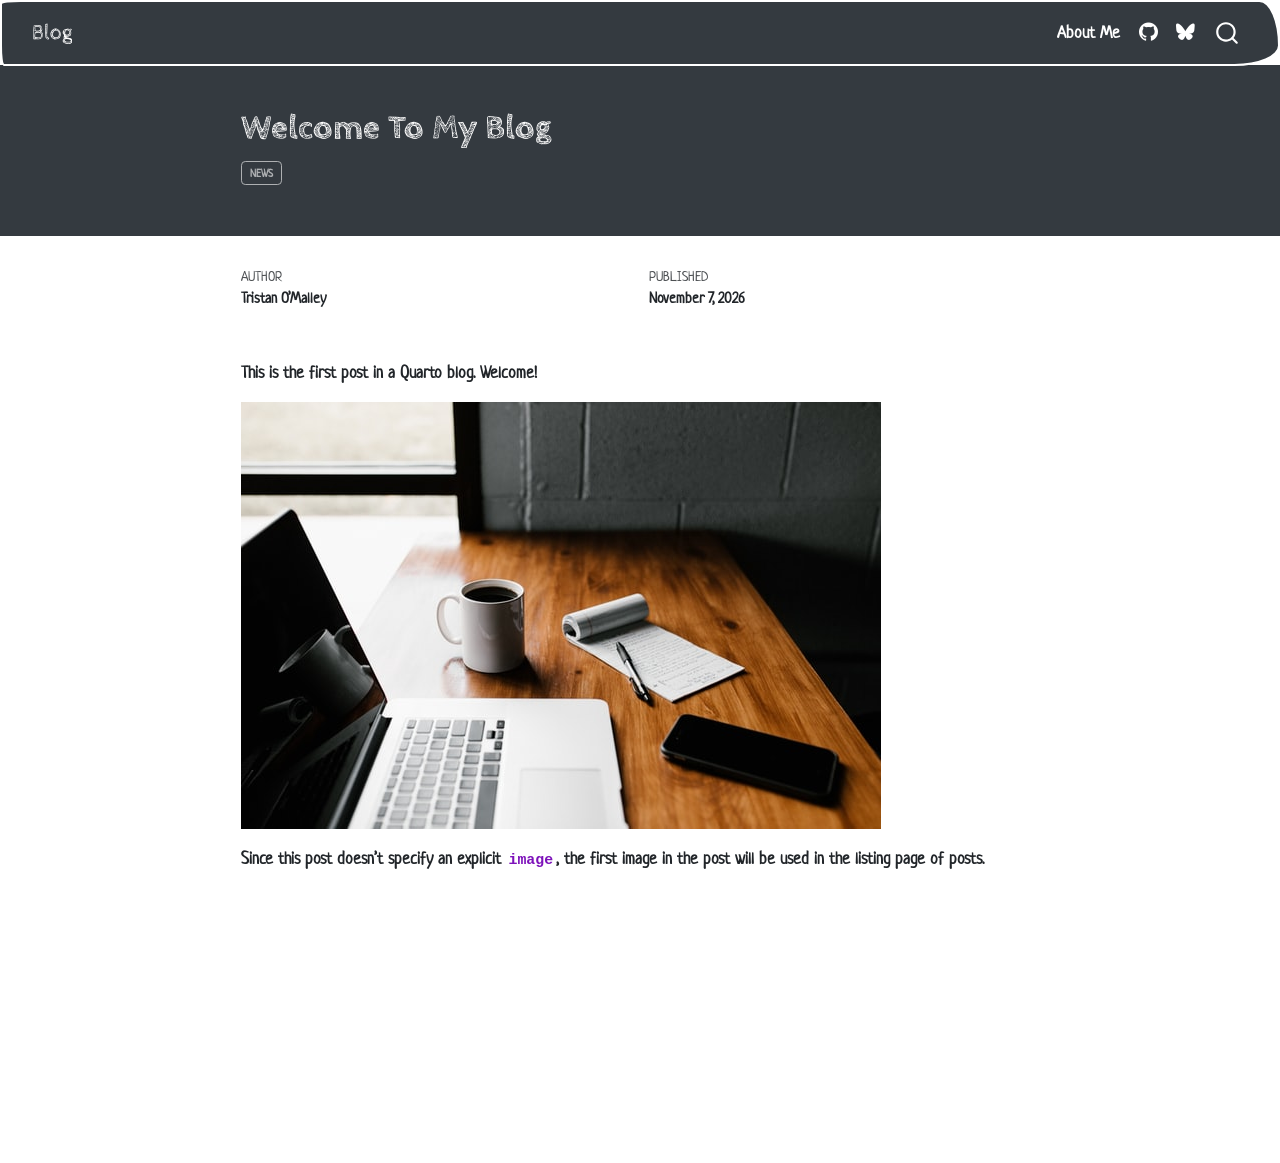
<file: posts/welcome/index.html>
<!DOCTYPE html>
<html xmlns="http://www.w3.org/1999/xhtml" lang="en" xml:lang="en"><head>

<meta charset="utf-8">
<meta name="generator" content="quarto-1.11.9">

<meta name="viewport" content="width=device-width, initial-scale=1.0, user-scalable=yes">

<meta name="author" content="Tristan O’Malley">
<meta name="dcterms.date" content="2026-11-07">

<title>Welcome To My Blog – Blog</title>
<style>
/* Default styles provided by pandoc.
** See https://pandoc.org/MANUAL.html#variables-for-html for config info.
*/
span.smallcaps{font-variant: small-caps;}
div.columns{display: flex; gap: 1.5em;}
div.column{flex: auto;}
@media screen {
div.columns{gap: min(4vw, 1.5em);}
div.column{overflow-x: auto;}
}
div.hanging-indent{margin-left: 1.5em; text-indent: -1.5em;}
ul.task-list{list-style: none;}
ul.task-list li input[type="checkbox"] {
  width: 0.8em;
  margin: 0 0.8em 0.2em -1em; /* quarto-specific, see https://github.com/quarto-dev/quarto-cli/issues/4556 */ 
  vertical-align: middle;
}
</style>


<script src="../../site_libs/quarto-nav/quarto-nav.js"></script>
<script src="../../site_libs/quarto-nav/headroom.min.js"></script>
<script src="../../site_libs/clipboard/clipboard.min.js"></script>
<script src="../../site_libs/quarto-search/autocomplete.umd.js"></script>
<script src="../../site_libs/quarto-search/fuse.min.js"></script>
<script src="../../site_libs/quarto-search/quarto-search.js"></script>
<meta name="quarto:offset" content="../../">
<script src="../../site_libs/quarto-html/quarto.js" type="module"></script>
<script src="../../site_libs/quarto-html/tabsets/tabsets.js" type="module"></script>
<script src="../../site_libs/quarto-html/scrollable-regions/scrollable-regions.js" type="module"></script>
<script src="../../site_libs/quarto-html/popper.min.js"></script>
<script src="../../site_libs/quarto-html/tippy.umd.min.js"></script>
<script src="../../site_libs/quarto-html/anchor.min.js"></script>
<link href="../../site_libs/quarto-html/tippy.css" rel="stylesheet">
<link href="../../site_libs/quarto-html/quarto-syntax-highlighting-63b5708e65d6cd79cd7618c58d0c21e7.css" rel="stylesheet" id="quarto-text-highlighting-styles">
<script src="../../site_libs/bootstrap/bootstrap.min.js"></script>
<link href="../../site_libs/bootstrap/bootstrap-icons.css" rel="stylesheet">
<link href="../../site_libs/bootstrap/bootstrap-6c7b787e9c1f1474e6d9b63678b15843.min.css" rel="stylesheet" append-hash="true" id="quarto-bootstrap" data-mode="light">
<script id="quarto-search-options" type="application/json">{
  "location": "navbar",
  "copy-button": false,
  "collapse-after": 3,
  "panel-placement": "end",
  "type": "overlay",
  "limit": 50,
  "keyboard-shortcut": [
    "f",
    "/",
    "s"
  ],
  "show-item-context": false,
  "language": {
    "search-no-results-text": "No results",
    "search-matching-documents-text": "matching documents",
    "search-copy-link-title": "Copy link to search",
    "search-hide-matches-text": "Hide additional matches",
    "search-more-match-text": "more match in this document",
    "search-more-matches-text": "more matches in this document",
    "search-clear-button-title": "Clear",
    "search-text-placeholder": "",
    "search-detached-cancel-button-title": "Cancel",
    "search-submit-button-title": "Submit",
    "search-label": "Search"
  }
}</script>


<link rel="stylesheet" href="../../styles.css">
</head>

<body class="nav-fixed fullcontent quarto-light"><a id="quarto-skip-link" class="visually-hidden-focusable" href="#quarto-document-content">Skip to main content</a>

<div id="quarto-search-results"></div>
  <header id="quarto-header" class="headroom fixed-top quarto-banner">
    <nav class="navbar navbar-expand-lg " data-bs-theme="dark" aria-label="Site">
      <div class="navbar-container container-fluid">
      <div class="navbar-brand-container mx-auto">
    <a class="navbar-brand" href="../../index.html">
    <span class="navbar-title">Blog</span>
    </a>
  </div>
          <button class="navbar-toggler" type="button" data-bs-toggle="collapse" data-bs-target="#navbarCollapse" aria-controls="navbarCollapse" aria-expanded="false" aria-label="Toggle navigation" onclick="if (window.quartoToggleHeadroom) { window.quartoToggleHeadroom(); }">
  <span class="navbar-toggler-icon"></span>
</button>
          <div class="collapse navbar-collapse" id="navbarCollapse">
            <ul class="navbar-nav navbar-nav-scroll ms-auto">
  <li class="nav-item">
    <a class="nav-link" href="../../about.html"> 
<span class="menu-text">About Me</span></a>
  </li>  
  <li class="nav-item compact">
    <a class="nav-link" href="https://github.com/"> <i class="bi bi-github" role="img">
</i> 
<span class="menu-text"></span></a>
  </li>  
  <li class="nav-item compact">
    <a class="nav-link" href="https://bsky.app/"> <i class="bi bi-bluesky" role="img">
</i> 
<span class="menu-text"></span></a>
  </li>  
</ul>
          </div> <!-- /navcollapse -->
            <div class="quarto-navbar-tools">
</div>
            <div id="quarto-search" class="" title="Search"></div>
      </div> <!-- /container-fluid -->
    </nav>
</header>
<!-- content -->
<header id="title-block-header" class="quarto-title-block default page-columns page-full">
  <div class="quarto-title-banner page-columns page-full">
    <div class="quarto-title column-body">
      <h1 class="title">Welcome To My Blog</h1>
                                <div class="quarto-categories">
                <div class="quarto-category">news</div>
              </div>
                  </div>
  </div>
    
  
  <div class="quarto-title-meta">

      <div>
      <div class="quarto-title-meta-heading">Author</div>
      <div class="quarto-title-meta-contents">
               <p>Tristan O’Malley </p>
            </div>
    </div>
      
      <div>
      <div class="quarto-title-meta-heading">Published</div>
      <div class="quarto-title-meta-contents">
        <p class="date">November 7, 2026</p>
      </div>
    </div>
    
      
    </div>
    
  
  </header><div id="quarto-content" class="quarto-container page-columns page-rows-contents page-layout-article page-navbar">
<!-- sidebar -->
<!-- margin-sidebar -->
    
<!-- main -->
<main class="content quarto-banner-title-block" id="quarto-document-content" tabindex="-1">





<p>This is the first post in a Quarto blog. Welcome!</p>
<p><img src="thumbnail.jpg" class="img-fluid"></p>
<p>Since this post doesn’t specify an explicit <code>image</code>, the first image in the post will be used in the listing page of posts.</p>



</main> <!-- /main -->
<script id="quarto-html-after-body" type="application/javascript">
  window.document.addEventListener("DOMContentLoaded", function (event) {
    const icon = "";
    const anchorJS = new window.AnchorJS();
    anchorJS.options = {
      placement: 'right',
      icon: icon
    };
    anchorJS.add('.anchored');
    const isCodeAnnotation = (el) => {
      for (const clz of el.classList) {
        if (clz.startsWith('code-annotation-')) {                     
          return true;
        }
      }
      return false;
    }
    const onCopySuccess = function(e) {
      // button target
      const button = e.trigger;
      // don't keep focus
      button.blur();
      // flash "checked"
      button.classList.add('code-copy-button-checked');
      var currentTitle = button.getAttribute("title");
      button.setAttribute("title", "Copied!");
      let tooltip;
      if (window.bootstrap) {
        button.setAttribute("data-bs-toggle", "tooltip");
        button.setAttribute("data-bs-placement", "left");
        button.setAttribute("data-bs-title", "Copied!");
        tooltip = new bootstrap.Tooltip(button, 
          { trigger: "manual", 
            customClass: "code-copy-button-tooltip",
            offset: [0, -8]});
        tooltip.show();    
      }
      setTimeout(function() {
        if (tooltip) {
          tooltip.hide();
          button.removeAttribute("data-bs-title");
          button.removeAttribute("data-bs-toggle");
          button.removeAttribute("data-bs-placement");
        }
        button.setAttribute("title", currentTitle);
        button.classList.remove('code-copy-button-checked');
      }, 1000);
      // clear code selection
      e.clearSelection();
    }
    const getTextToCopy = function(trigger) {
      const outerScaffold = trigger.parentElement.cloneNode(true);
      const codeEl = outerScaffold.querySelector('code');
      for (const childEl of codeEl.children) {
        if (isCodeAnnotation(childEl)) {
          childEl.remove();
        }
      }
      return codeEl.innerText;
    }
    const clipboard = new window.ClipboardJS('.code-copy-button:not([data-in-quarto-modal])', {
      text: getTextToCopy
    });
    clipboard.on('success', onCopySuccess);
    if (window.document.getElementById('quarto-embedded-source-code-modal')) {
      const clipboardModal = new window.ClipboardJS('.code-copy-button[data-in-quarto-modal]', {
        text: getTextToCopy,
        container: window.document.getElementById('quarto-embedded-source-code-modal')
      });
      clipboardModal.on('success', onCopySuccess);
    }
      var localhostRegex = new RegExp(/^(?:http|https):\/\/localhost\:?[0-9]*\//);
      var mailtoRegex = new RegExp(/^mailto:/);
        var filterRegex = new RegExp("https:\/\/your-website-url\.example\.com");
      var isInternal = (href) => {
          return filterRegex.test(href) || localhostRegex.test(href) || mailtoRegex.test(href);
      }
      // Inspect non-navigation links and adorn them if external
      window.quartoDecorateExternalLinks = function (root) {
     var links = (root || window.document).querySelectorAll('a[href]:not(.nav-link):not(.navbar-brand):not(.toc-action):not(.sidebar-link):not(.sidebar-item-toggle):not(.pagination-link):not(.no-external):not([aria-hidden]):not(.dropdown-item):not(.quarto-navigation-tool):not(.about-link)');
      for (var i=0; i<links.length; i++) {
        const link = links[i];
        if (!isInternal(link.href)) {
          // undo the damage that might have been done by quarto-nav.js in the case of
          // links that we want to consider external
          if (link.dataset.originalHref !== undefined) {
            link.href = link.dataset.originalHref;
          }
          if (!link.classList.contains('no-external-icon')) {
          }
        }
      }
      };
      window.quartoDecorateExternalLinks(window.document);
    // Esc closes the popup (WCAG 1.4.13) and focus leaving both trigger and
    // popup closes it (WCAG 2.4.11); tippy handles neither for interactive popups.
    const hideOnEscAndFocusOut = {
      name: 'hideOnEscAndFocusOut',
      defaultValue: true,
      fn(instance) {
        const dismiss = () => {
          // A show scheduled by the trigger delay would otherwise reopen it
          instance.clearDelayTimeouts();
          instance.hide();
        };
        const onKeyDown = (event) => {
          if (event.key !== 'Escape') {
            return;
          }
          // Keep Esc from also reaching page handlers (e.g. reveal.js overview),
          // except an open reveal.js slide menu, which Esc should close too.
          // The menu handles keys only when its keyboard option is on.
          const menuHandlesEsc = window.Reveal?.getPlugin?.('menu')?.isOpen() &&
            window.Reveal.getConfig().menu?.keyboard !== false;
          if (!menuHandlesEsc) {
            event.stopPropagation();
          }
          if (instance.popper.contains(window.document.activeElement)) {
            // Disabled while refocusing so the focus trigger does not reopen it
            instance.disable();
            instance.reference.focus();
            instance.enable();
          }
          dismiss();
        };
        const onFocusOut = (event) => {
          const target = event.relatedTarget;
          if (target && !instance.reference.contains(target) &&
              !instance.popper.contains(target)) {
            dismiss();
          }
        };
        // On the trigger too: a click trigger (code-annotations: select) has no
        // blur handling. Attached for the instance's lifetime so leaving the
        // trigger also cancels a show still pending on the trigger delay.
        instance.reference.addEventListener('focusout', onFocusOut);
        return {
          onShow() {
            window.document.addEventListener('keydown', onKeyDown, true);
            instance.popper.addEventListener('focusout', onFocusOut);
          },
          onHide() {
            window.document.removeEventListener('keydown', onKeyDown, true);
            instance.popper.removeEventListener('focusout', onFocusOut);
          },
          onDestroy() {
            instance.reference.removeEventListener('focusout', onFocusOut);
          },
        };
      },
    };
    function tippyHover(el, contentFn, onTriggerFn, onUntriggerFn) {
      const config = {
        allowHTML: true,
        maxWidth: 500,
        delay: 100,
        arrow: false,
        appendTo: function(el) {
            return el.parentElement;
        },
        interactive: true,
        interactiveBorder: 10,
        theme: 'quarto',
        placement: 'bottom-start',
        plugins: [hideOnEscAndFocusOut],
      };
      if (contentFn) {
        config.content = contentFn;
      }
      if (onTriggerFn) {
        config.onTrigger = onTriggerFn;
      }
      if (onUntriggerFn) {
        config.onUntrigger = onUntriggerFn;
      }
      window.tippy(el, config); 
    }
    const noterefs = window.document.querySelectorAll('a[role="doc-noteref"]');
    for (var i=0; i<noterefs.length; i++) {
      const ref = noterefs[i];
      tippyHover(ref, function() {
        // use id or data attribute instead here
        let href = ref.getAttribute('data-footnote-href') || ref.getAttribute('href');
        try { href = new URL(href).hash; } catch {}
        const id = href.replace(/^#\/?/, "");
        const note = window.document.getElementById(id);
        if (note) {
          return note.innerHTML;
        } else {
          return "";
        }
      });
    }
    const xrefs = window.document.querySelectorAll('a.quarto-xref');
    const processXRef = (id, note) => {
      // Strip column container classes
      const stripColumnClz = (el) => {
        el.classList.remove("page-full", "page-columns");
        if (el.children) {
          for (const child of el.children) {
            stripColumnClz(child);
          }
        }
      }
      stripColumnClz(note)
      if (id === null || id.startsWith('sec-')) {
        // Special case sections, only their first couple elements
        const container = document.createElement("div");
        if (note.children && note.children.length > 2) {
          container.appendChild(note.children[0].cloneNode(true));
          for (let i = 1; i < note.children.length; i++) {
            const child = note.children[i];
            if (child.tagName === "P" && child.innerText === "") {
              continue;
            } else {
              container.appendChild(child.cloneNode(true));
              break;
            }
          }
          if (window.Quarto?.typesetMath) {
            window.Quarto.typesetMath(container);
          }
          return container.innerHTML
        } else {
          if (window.Quarto?.typesetMath) {
            window.Quarto.typesetMath(note);
          }
          return note.innerHTML;
        }
      } else {
        // Remove any anchor links if they are present
        const anchorLink = note.querySelector('a.anchorjs-link');
        if (anchorLink) {
          anchorLink.remove();
        }
        if (window.Quarto?.typesetMath) {
          window.Quarto.typesetMath(note);
        }
        if (note.classList.contains("callout")) {
          return note.outerHTML;
        } else {
          return note.innerHTML;
        }
      }
    }
    for (var i=0; i<xrefs.length; i++) {
      const xref = xrefs[i];
      tippyHover(xref, undefined, function(instance) {
        instance.disable();
        let url = xref.getAttribute('href');
        let hash = undefined; 
        if (url.startsWith('#')) {
          hash = url;
        } else {
          try { hash = new URL(url).hash; } catch {}
        }
        if (hash) {
          const id = hash.replace(/^#\/?/, "");
          const note = window.document.getElementById(id);
          if (note !== null) {
            try {
              const html = processXRef(id, note.cloneNode(true));
              instance.setContent(html);
            } finally {
              instance.enable();
              instance.show();
            }
          } else {
            // See if we can fetch this
            fetch(url.split('#')[0])
            .then(res => res.text())
            .then(html => {
              const parser = new DOMParser();
              const htmlDoc = parser.parseFromString(html, "text/html");
              const note = htmlDoc.getElementById(id);
              if (note !== null) {
                const html = processXRef(id, note);
                instance.setContent(html);
              } 
            }).finally(() => {
              instance.enable();
              instance.show();
            });
          }
        } else {
          // See if we can fetch a full url (with no hash to target)
          // This is a special case and we should probably do some content thinning / targeting
          fetch(url)
          .then(res => res.text())
          .then(html => {
            const parser = new DOMParser();
            const htmlDoc = parser.parseFromString(html, "text/html");
            const note = htmlDoc.querySelector('main.content');
            if (note !== null) {
              // This should only happen for chapter cross references
              // (since there is no id in the URL)
              // remove the first header
              if (note.children.length > 0 && note.children[0].tagName === "HEADER") {
                note.children[0].remove();
              }
              const html = processXRef(null, note);
              instance.setContent(html);
            } 
          }).finally(() => {
            instance.enable();
            instance.show();
          });
        }
      }, function(instance) {
      });
    }
        let selectedAnnoteEl;
        const selectorForAnnotation = ( cell, annotation) => {
          let cellAttr = 'data-code-cell="' + cell + '"';
          let lineAttr = 'data-code-annotation="' +  annotation + '"';
          const selector = 'span[' + cellAttr + '][' + lineAttr + ']';
          return selector;
        }
        const selectCodeLines = (annoteEl) => {
          const doc = window.document;
          const targetCell = annoteEl.getAttribute("data-target-cell");
          const targetAnnotation = annoteEl.getAttribute("data-target-annotation");
          const annoteSpan = window.document.querySelector(selectorForAnnotation(targetCell, targetAnnotation));
          const lines = annoteSpan.getAttribute("data-code-lines").split(",");
          const lineIds = lines.map((line) => {
            return targetCell + "-" + line;
          })
          // Each band is positioned against its own containing block, which is
          // not the offsetParent of the lines, so place it from client rects.
          const placeBand = (band, firstEl, lastEl, codeBlock) => {
            const container = band.offsetParent;
            if (container === null) {
              return;
            }
            const containerRect = container.getBoundingClientRect();
            // Reveal.js scales slides with a transform, so convert client
            // pixels back to the CSS pixels of the container.
            const scale = containerRect.height / container.offsetHeight || 1;
            const firstRect = firstEl.getBoundingClientRect();
            const lastRect = lastEl.getBoundingClientRect();
            const top = (firstRect.top - containerRect.top) / scale - container.clientTop + container.scrollTop;
            const height = (lastRect.bottom - firstRect.top) / scale;
            band.style.top = top - 2 + "px";
            band.style.height = height + 4 + "px";
            if (codeBlock) {
              // Without the copy button wrapper, the containing block is wider
              // than the code block, so span the code block explicitly.
              const blockRect = codeBlock.getBoundingClientRect();
              band.style.left = (blockRect.left - containerRect.left) / scale - container.clientLeft + container.scrollLeft + "px";
              band.style.width = blockRect.width / scale + "px";
            }
          };
          if (lineIds.length > 0) {
            const el = window.document.getElementById(lineIds[0]);
            const lastEl = window.document.getElementById(lineIds[lineIds.length - 1]);
            const parent = el.parentElement.parentElement;
            // cook up a div (if necessary) and position it
            let div = window.document.getElementById("code-annotation-line-highlight");
            if (div === null) {
              div = window.document.createElement("div");
              div.setAttribute("id", "code-annotation-line-highlight");
              div.style.position = 'absolute';
              parent.appendChild(div);
            }
            placeBand(div, el, lastEl, parent.closest("div.sourceCode") || parent);
            let gutterDiv = window.document.getElementById("code-annotation-line-highlight-gutter");
            if (gutterDiv === null) {
              gutterDiv = window.document.createElement("div");
              gutterDiv.setAttribute("id", "code-annotation-line-highlight-gutter");
              gutterDiv.style.position = 'absolute';
              const codeCell = window.document.getElementById(targetCell);
              const gutter = codeCell.querySelector('.code-annotation-gutter');
              gutter.appendChild(gutterDiv);
            }
            placeBand(gutterDiv, el, lastEl);
            selectedAnnoteEl = annoteEl;
          }
        };
        const unselectCodeLines = () => {
          const elementsIds = ["code-annotation-line-highlight", "code-annotation-line-highlight-gutter"];
          elementsIds.forEach((elId) => {
            const div = window.document.getElementById(elId);
            if (div) {
              div.remove();
            }
          });
          selectedAnnoteEl = undefined;
        };
          // Handle positioning of the toggle
      window.addEventListener(
        "resize",
        throttle(() => {
          elRect = undefined;
          if (selectedAnnoteEl) {
            selectCodeLines(selectedAnnoteEl);
          }
        }, 10)
      );
      function throttle(fn, ms) {
      let throttle = false;
      let timer;
        return (...args) => {
          if(!throttle) { // first call gets through
              fn.apply(this, args);
              throttle = true;
          } else { // all the others get throttled
              if(timer) clearTimeout(timer); // cancel #2
              timer = setTimeout(() => {
                fn.apply(this, args);
                timer = throttle = false;
              }, ms);
          }
        };
      }
        // Attach click handler to the DT
        const annoteDls = window.document.querySelectorAll('dt[data-target-cell]');
        for (const annoteDlNode of annoteDls) {
          annoteDlNode.addEventListener('click', (event) => {
            const clickedEl = event.target;
            if (clickedEl !== selectedAnnoteEl) {
              unselectCodeLines();
              const activeEl = window.document.querySelector('dt[data-target-cell].code-annotation-active');
              if (activeEl) {
                activeEl.classList.remove('code-annotation-active');
              }
              selectCodeLines(clickedEl);
              clickedEl.classList.add('code-annotation-active');
            } else {
              // Unselect the line
              unselectCodeLines();
              clickedEl.classList.remove('code-annotation-active');
            }
          });
        }
    const findCites = (el) => {
      const parentEl = el.parentElement;
      if (parentEl) {
        const cites = parentEl.dataset.cites;
        if (cites) {
          return {
            el,
            cites: cites.split(' ')
          };
        } else {
          return findCites(el.parentElement)
        }
      } else {
        return undefined;
      }
    };
    var bibliorefs = window.document.querySelectorAll('a[role="doc-biblioref"]');
    for (var i=0; i<bibliorefs.length; i++) {
      const ref = bibliorefs[i];
      const citeInfo = findCites(ref);
      if (citeInfo) {
        tippyHover(citeInfo.el, function() {
          var popup = window.document.createElement('div');
          citeInfo.cites.forEach(function(cite) {
            var citeDiv = window.document.createElement('div');
            citeDiv.classList.add('hanging-indent');
            citeDiv.classList.add('csl-entry');
            var biblioDiv = window.document.getElementById('ref-' + cite);
            if (biblioDiv) {
              citeDiv.innerHTML = biblioDiv.innerHTML;
            }
            popup.appendChild(citeDiv);
          });
          return popup.innerHTML;
        });
      }
    }
  });
  </script>
  <script type="application/javascript">
  window.quartoScrollableRegionsLabels = {"code":"Scrollable code","output":"Scrollable output"};
  </script>
</div> <!-- /content -->




</body></html>
</file>
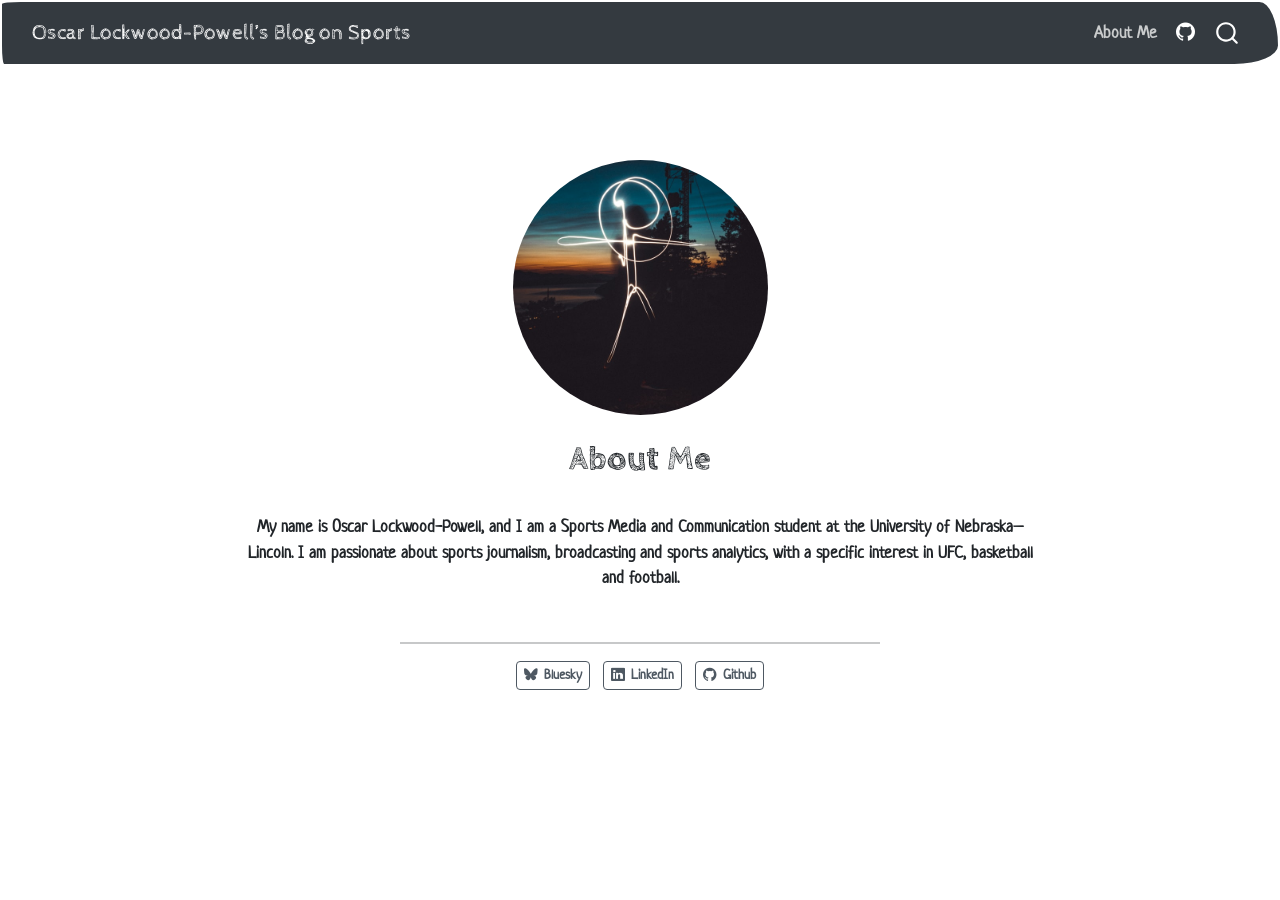
<file: about.html>
<!DOCTYPE html>
<html xmlns="http://www.w3.org/1999/xhtml" lang="en" xml:lang="en"><head>

<meta charset="utf-8">
<meta name="generator" content="quarto-1.11.9">

<meta name="viewport" content="width=device-width, initial-scale=1.0, user-scalable=yes">


<title>About Me – Oscar Lockwood-Powell’s Blog on Sports</title>
<style>
/* Default styles provided by pandoc.
** See https://pandoc.org/MANUAL.html#variables-for-html for config info.
*/
span.smallcaps{font-variant: small-caps;}
div.columns{display: flex; gap: 1.5em;}
div.column{flex: auto;}
@media screen {
div.columns{gap: min(4vw, 1.5em);}
div.column{overflow-x: auto;}
}
div.hanging-indent{margin-left: 1.5em; text-indent: -1.5em;}
ul.task-list{list-style: none;}
ul.task-list li input[type="checkbox"] {
  width: 0.8em;
  margin: 0 0.8em 0.2em -1em; /* quarto-specific, see https://github.com/quarto-dev/quarto-cli/issues/4556 */ 
  vertical-align: middle;
}
</style>


<script src="site_libs/quarto-nav/quarto-nav.js"></script>
<script src="site_libs/quarto-nav/headroom.min.js"></script>
<script src="site_libs/clipboard/clipboard.min.js"></script>
<script src="site_libs/quarto-search/autocomplete.umd.js"></script>
<script src="site_libs/quarto-search/fuse.min.js"></script>
<script src="site_libs/quarto-search/quarto-search.js"></script>
<meta name="quarto:offset" content="./">
<script src="site_libs/quarto-html/quarto.js" type="module"></script>
<script src="site_libs/quarto-html/tabsets/tabsets.js" type="module"></script>
<script src="site_libs/quarto-html/scrollable-regions/scrollable-regions.js" type="module"></script>
<script src="site_libs/quarto-html/popper.min.js"></script>
<script src="site_libs/quarto-html/tippy.umd.min.js"></script>
<link href="site_libs/quarto-html/tippy.css" rel="stylesheet">
<link href="site_libs/quarto-html/quarto-syntax-highlighting-63b5708e65d6cd79cd7618c58d0c21e7.css" rel="stylesheet" id="quarto-text-highlighting-styles">
<script src="site_libs/bootstrap/bootstrap.min.js"></script>
<link href="site_libs/bootstrap/bootstrap-icons.css" rel="stylesheet">
<link href="site_libs/bootstrap/bootstrap-6c7b787e9c1f1474e6d9b63678b15843.min.css" rel="stylesheet" append-hash="true" id="quarto-bootstrap" data-mode="light">
<script id="quarto-search-options" type="application/json">{
  "location": "navbar",
  "copy-button": false,
  "collapse-after": 3,
  "panel-placement": "end",
  "type": "overlay",
  "limit": 50,
  "keyboard-shortcut": [
    "f",
    "/",
    "s"
  ],
  "show-item-context": false,
  "language": {
    "search-no-results-text": "No results",
    "search-matching-documents-text": "matching documents",
    "search-copy-link-title": "Copy link to search",
    "search-hide-matches-text": "Hide additional matches",
    "search-more-match-text": "more match in this document",
    "search-more-matches-text": "more matches in this document",
    "search-clear-button-title": "Clear",
    "search-text-placeholder": "",
    "search-detached-cancel-button-title": "Cancel",
    "search-submit-button-title": "Submit",
    "search-label": "Search"
  }
}</script>


<link rel="stylesheet" href="styles.css">
</head>

<body class="nav-fixed fullcontent quarto-light"><a id="quarto-skip-link" class="visually-hidden-focusable" href="#quarto-document-content">Skip to main content</a>

<div id="quarto-search-results"></div>
  <header id="quarto-header" class="headroom fixed-top">
    <nav class="navbar navbar-expand-lg " data-bs-theme="dark" aria-label="Site">
      <div class="navbar-container container-fluid">
      <div class="navbar-brand-container mx-auto">
    <a class="navbar-brand" href="./index.html">
    <span class="navbar-title">Oscar Lockwood-Powell’s Blog on Sports</span>
    </a>
  </div>
          <button class="navbar-toggler" type="button" data-bs-toggle="collapse" data-bs-target="#navbarCollapse" aria-controls="navbarCollapse" aria-expanded="false" aria-label="Toggle navigation" onclick="if (window.quartoToggleHeadroom) { window.quartoToggleHeadroom(); }">
  <span class="navbar-toggler-icon"></span>
</button>
          <div class="collapse navbar-collapse" id="navbarCollapse">
            <ul class="navbar-nav navbar-nav-scroll ms-auto">
  <li class="nav-item">
    <a class="nav-link active" href="./about.html" aria-current="page"> 
<span class="menu-text">About Me</span></a>
  </li>  
  <li class="nav-item compact">
    <a class="nav-link" href="https://olockwoodpowell2022.github.io/"> <i class="bi bi-github" role="img">
</i> 
<span class="menu-text"></span></a>
  </li>  
</ul>
          </div> <!-- /navcollapse -->
            <div class="quarto-navbar-tools">
</div>
            <div id="quarto-search" class="" title="Search"></div>
      </div> <!-- /container-fluid -->
    </nav>
</header>
<!-- content -->
<div id="quarto-content" class="quarto-container page-columns page-rows-contents page-layout-article page-navbar">
<!-- sidebar -->
<!-- margin-sidebar -->
    
<!-- main -->
<div class="quarto-about-jolla">
  <img src="profile.jpg" class="about-image
  round " style="height: 15em; width: 15em;">
 <header id="title-block-header" class="quarto-title-block default">
<div class="quarto-title">
<h1 class="title">About Me</h1>
</div>
<div class="quarto-title-meta">
  </div>
</header><main class="content" id="quarto-document-content" tabindex="-1">
<p>My name is Oscar Lockwood-Powell, and I am a Sports Media and Communication student at the University of Nebraska–Lincoln. I am passionate about sports journalism, broadcasting and sports analytics, with a specific interest in UFC, basketball and football.</p>


</main> 
  <hr class="about-sep">
   <div class="about-links">
  <a href="https://bsky.app/" class="about-link" rel="" target="">
    <i class="bi bi-bluesky"></i>
     <span class="about-link-text">Bluesky</span>
  </a>
  <a href="https://www.linkedin.com/in/oscar-lockwood-powell-27792b315/" class="about-link" rel="" target="">
    <i class="bi bi-linkedin"></i>
     <span class="about-link-text">LinkedIn</span>
  </a>
  <a href="https://github.com" class="about-link" rel="" target="">
    <i class="bi bi-github"></i>
     <span class="about-link-text">Github</span>
  </a>
</div>
</div>
 <!-- /main -->
<script id="quarto-html-after-body" type="application/javascript">
  window.document.addEventListener("DOMContentLoaded", function (event) {
    const isCodeAnnotation = (el) => {
      for (const clz of el.classList) {
        if (clz.startsWith('code-annotation-')) {                     
          return true;
        }
      }
      return false;
    }
    const onCopySuccess = function(e) {
      // button target
      const button = e.trigger;
      // don't keep focus
      button.blur();
      // flash "checked"
      button.classList.add('code-copy-button-checked');
      var currentTitle = button.getAttribute("title");
      button.setAttribute("title", "Copied!");
      let tooltip;
      if (window.bootstrap) {
        button.setAttribute("data-bs-toggle", "tooltip");
        button.setAttribute("data-bs-placement", "left");
        button.setAttribute("data-bs-title", "Copied!");
        tooltip = new bootstrap.Tooltip(button, 
          { trigger: "manual", 
            customClass: "code-copy-button-tooltip",
            offset: [0, -8]});
        tooltip.show();    
      }
      setTimeout(function() {
        if (tooltip) {
          tooltip.hide();
          button.removeAttribute("data-bs-title");
          button.removeAttribute("data-bs-toggle");
          button.removeAttribute("data-bs-placement");
        }
        button.setAttribute("title", currentTitle);
        button.classList.remove('code-copy-button-checked');
      }, 1000);
      // clear code selection
      e.clearSelection();
    }
    const getTextToCopy = function(trigger) {
      const outerScaffold = trigger.parentElement.cloneNode(true);
      const codeEl = outerScaffold.querySelector('code');
      for (const childEl of codeEl.children) {
        if (isCodeAnnotation(childEl)) {
          childEl.remove();
        }
      }
      return codeEl.innerText;
    }
    const clipboard = new window.ClipboardJS('.code-copy-button:not([data-in-quarto-modal])', {
      text: getTextToCopy
    });
    clipboard.on('success', onCopySuccess);
    if (window.document.getElementById('quarto-embedded-source-code-modal')) {
      const clipboardModal = new window.ClipboardJS('.code-copy-button[data-in-quarto-modal]', {
        text: getTextToCopy,
        container: window.document.getElementById('quarto-embedded-source-code-modal')
      });
      clipboardModal.on('success', onCopySuccess);
    }
      var localhostRegex = new RegExp(/^(?:http|https):\/\/localhost\:?[0-9]*\//);
      var mailtoRegex = new RegExp(/^mailto:/);
        var filterRegex = new RegExp("https:\/\/your-website-url\.example\.com");
      var isInternal = (href) => {
          return filterRegex.test(href) || localhostRegex.test(href) || mailtoRegex.test(href);
      }
      // Inspect non-navigation links and adorn them if external
      window.quartoDecorateExternalLinks = function (root) {
     var links = (root || window.document).querySelectorAll('a[href]:not(.nav-link):not(.navbar-brand):not(.toc-action):not(.sidebar-link):not(.sidebar-item-toggle):not(.pagination-link):not(.no-external):not([aria-hidden]):not(.dropdown-item):not(.quarto-navigation-tool):not(.about-link)');
      for (var i=0; i<links.length; i++) {
        const link = links[i];
        if (!isInternal(link.href)) {
          // undo the damage that might have been done by quarto-nav.js in the case of
          // links that we want to consider external
          if (link.dataset.originalHref !== undefined) {
            link.href = link.dataset.originalHref;
          }
          if (!link.classList.contains('no-external-icon')) {
          }
        }
      }
      };
      window.quartoDecorateExternalLinks(window.document);
    // Esc closes the popup (WCAG 1.4.13) and focus leaving both trigger and
    // popup closes it (WCAG 2.4.11); tippy handles neither for interactive popups.
    const hideOnEscAndFocusOut = {
      name: 'hideOnEscAndFocusOut',
      defaultValue: true,
      fn(instance) {
        const dismiss = () => {
          // A show scheduled by the trigger delay would otherwise reopen it
          instance.clearDelayTimeouts();
          instance.hide();
        };
        const onKeyDown = (event) => {
          if (event.key !== 'Escape') {
            return;
          }
          // Keep Esc from also reaching page handlers (e.g. reveal.js overview),
          // except an open reveal.js slide menu, which Esc should close too.
          // The menu handles keys only when its keyboard option is on.
          const menuHandlesEsc = window.Reveal?.getPlugin?.('menu')?.isOpen() &&
            window.Reveal.getConfig().menu?.keyboard !== false;
          if (!menuHandlesEsc) {
            event.stopPropagation();
          }
          if (instance.popper.contains(window.document.activeElement)) {
            // Disabled while refocusing so the focus trigger does not reopen it
            instance.disable();
            instance.reference.focus();
            instance.enable();
          }
          dismiss();
        };
        const onFocusOut = (event) => {
          const target = event.relatedTarget;
          if (target && !instance.reference.contains(target) &&
              !instance.popper.contains(target)) {
            dismiss();
          }
        };
        // On the trigger too: a click trigger (code-annotations: select) has no
        // blur handling. Attached for the instance's lifetime so leaving the
        // trigger also cancels a show still pending on the trigger delay.
        instance.reference.addEventListener('focusout', onFocusOut);
        return {
          onShow() {
            window.document.addEventListener('keydown', onKeyDown, true);
            instance.popper.addEventListener('focusout', onFocusOut);
          },
          onHide() {
            window.document.removeEventListener('keydown', onKeyDown, true);
            instance.popper.removeEventListener('focusout', onFocusOut);
          },
          onDestroy() {
            instance.reference.removeEventListener('focusout', onFocusOut);
          },
        };
      },
    };
    function tippyHover(el, contentFn, onTriggerFn, onUntriggerFn) {
      const config = {
        allowHTML: true,
        maxWidth: 500,
        delay: 100,
        arrow: false,
        appendTo: function(el) {
            return el.parentElement;
        },
        interactive: true,
        interactiveBorder: 10,
        theme: 'quarto',
        placement: 'bottom-start',
        plugins: [hideOnEscAndFocusOut],
      };
      if (contentFn) {
        config.content = contentFn;
      }
      if (onTriggerFn) {
        config.onTrigger = onTriggerFn;
      }
      if (onUntriggerFn) {
        config.onUntrigger = onUntriggerFn;
      }
      window.tippy(el, config); 
    }
    const noterefs = window.document.querySelectorAll('a[role="doc-noteref"]');
    for (var i=0; i<noterefs.length; i++) {
      const ref = noterefs[i];
      tippyHover(ref, function() {
        // use id or data attribute instead here
        let href = ref.getAttribute('data-footnote-href') || ref.getAttribute('href');
        try { href = new URL(href).hash; } catch {}
        const id = href.replace(/^#\/?/, "");
        const note = window.document.getElementById(id);
        if (note) {
          return note.innerHTML;
        } else {
          return "";
        }
      });
    }
    const xrefs = window.document.querySelectorAll('a.quarto-xref');
    const processXRef = (id, note) => {
      // Strip column container classes
      const stripColumnClz = (el) => {
        el.classList.remove("page-full", "page-columns");
        if (el.children) {
          for (const child of el.children) {
            stripColumnClz(child);
          }
        }
      }
      stripColumnClz(note)
      if (id === null || id.startsWith('sec-')) {
        // Special case sections, only their first couple elements
        const container = document.createElement("div");
        if (note.children && note.children.length > 2) {
          container.appendChild(note.children[0].cloneNode(true));
          for (let i = 1; i < note.children.length; i++) {
            const child = note.children[i];
            if (child.tagName === "P" && child.innerText === "") {
              continue;
            } else {
              container.appendChild(child.cloneNode(true));
              break;
            }
          }
          if (window.Quarto?.typesetMath) {
            window.Quarto.typesetMath(container);
          }
          return container.innerHTML
        } else {
          if (window.Quarto?.typesetMath) {
            window.Quarto.typesetMath(note);
          }
          return note.innerHTML;
        }
      } else {
        // Remove any anchor links if they are present
        const anchorLink = note.querySelector('a.anchorjs-link');
        if (anchorLink) {
          anchorLink.remove();
        }
        if (window.Quarto?.typesetMath) {
          window.Quarto.typesetMath(note);
        }
        if (note.classList.contains("callout")) {
          return note.outerHTML;
        } else {
          return note.innerHTML;
        }
      }
    }
    for (var i=0; i<xrefs.length; i++) {
      const xref = xrefs[i];
      tippyHover(xref, undefined, function(instance) {
        instance.disable();
        let url = xref.getAttribute('href');
        let hash = undefined; 
        if (url.startsWith('#')) {
          hash = url;
        } else {
          try { hash = new URL(url).hash; } catch {}
        }
        if (hash) {
          const id = hash.replace(/^#\/?/, "");
          const note = window.document.getElementById(id);
          if (note !== null) {
            try {
              const html = processXRef(id, note.cloneNode(true));
              instance.setContent(html);
            } finally {
              instance.enable();
              instance.show();
            }
          } else {
            // See if we can fetch this
            fetch(url.split('#')[0])
            .then(res => res.text())
            .then(html => {
              const parser = new DOMParser();
              const htmlDoc = parser.parseFromString(html, "text/html");
              const note = htmlDoc.getElementById(id);
              if (note !== null) {
                const html = processXRef(id, note);
                instance.setContent(html);
              } 
            }).finally(() => {
              instance.enable();
              instance.show();
            });
          }
        } else {
          // See if we can fetch a full url (with no hash to target)
          // This is a special case and we should probably do some content thinning / targeting
          fetch(url)
          .then(res => res.text())
          .then(html => {
            const parser = new DOMParser();
            const htmlDoc = parser.parseFromString(html, "text/html");
            const note = htmlDoc.querySelector('main.content');
            if (note !== null) {
              // This should only happen for chapter cross references
              // (since there is no id in the URL)
              // remove the first header
              if (note.children.length > 0 && note.children[0].tagName === "HEADER") {
                note.children[0].remove();
              }
              const html = processXRef(null, note);
              instance.setContent(html);
            } 
          }).finally(() => {
            instance.enable();
            instance.show();
          });
        }
      }, function(instance) {
      });
    }
        let selectedAnnoteEl;
        const selectorForAnnotation = ( cell, annotation) => {
          let cellAttr = 'data-code-cell="' + cell + '"';
          let lineAttr = 'data-code-annotation="' +  annotation + '"';
          const selector = 'span[' + cellAttr + '][' + lineAttr + ']';
          return selector;
        }
        const selectCodeLines = (annoteEl) => {
          const doc = window.document;
          const targetCell = annoteEl.getAttribute("data-target-cell");
          const targetAnnotation = annoteEl.getAttribute("data-target-annotation");
          const annoteSpan = window.document.querySelector(selectorForAnnotation(targetCell, targetAnnotation));
          const lines = annoteSpan.getAttribute("data-code-lines").split(",");
          const lineIds = lines.map((line) => {
            return targetCell + "-" + line;
          })
          // Each band is positioned against its own containing block, which is
          // not the offsetParent of the lines, so place it from client rects.
          const placeBand = (band, firstEl, lastEl, codeBlock) => {
            const container = band.offsetParent;
            if (container === null) {
              return;
            }
            const containerRect = container.getBoundingClientRect();
            // Reveal.js scales slides with a transform, so convert client
            // pixels back to the CSS pixels of the container.
            const scale = containerRect.height / container.offsetHeight || 1;
            const firstRect = firstEl.getBoundingClientRect();
            const lastRect = lastEl.getBoundingClientRect();
            const top = (firstRect.top - containerRect.top) / scale - container.clientTop + container.scrollTop;
            const height = (lastRect.bottom - firstRect.top) / scale;
            band.style.top = top - 2 + "px";
            band.style.height = height + 4 + "px";
            if (codeBlock) {
              // Without the copy button wrapper, the containing block is wider
              // than the code block, so span the code block explicitly.
              const blockRect = codeBlock.getBoundingClientRect();
              band.style.left = (blockRect.left - containerRect.left) / scale - container.clientLeft + container.scrollLeft + "px";
              band.style.width = blockRect.width / scale + "px";
            }
          };
          if (lineIds.length > 0) {
            const el = window.document.getElementById(lineIds[0]);
            const lastEl = window.document.getElementById(lineIds[lineIds.length - 1]);
            const parent = el.parentElement.parentElement;
            // cook up a div (if necessary) and position it
            let div = window.document.getElementById("code-annotation-line-highlight");
            if (div === null) {
              div = window.document.createElement("div");
              div.setAttribute("id", "code-annotation-line-highlight");
              div.style.position = 'absolute';
              parent.appendChild(div);
            }
            placeBand(div, el, lastEl, parent.closest("div.sourceCode") || parent);
            let gutterDiv = window.document.getElementById("code-annotation-line-highlight-gutter");
            if (gutterDiv === null) {
              gutterDiv = window.document.createElement("div");
              gutterDiv.setAttribute("id", "code-annotation-line-highlight-gutter");
              gutterDiv.style.position = 'absolute';
              const codeCell = window.document.getElementById(targetCell);
              const gutter = codeCell.querySelector('.code-annotation-gutter');
              gutter.appendChild(gutterDiv);
            }
            placeBand(gutterDiv, el, lastEl);
            selectedAnnoteEl = annoteEl;
          }
        };
        const unselectCodeLines = () => {
          const elementsIds = ["code-annotation-line-highlight", "code-annotation-line-highlight-gutter"];
          elementsIds.forEach((elId) => {
            const div = window.document.getElementById(elId);
            if (div) {
              div.remove();
            }
          });
          selectedAnnoteEl = undefined;
        };
          // Handle positioning of the toggle
      window.addEventListener(
        "resize",
        throttle(() => {
          elRect = undefined;
          if (selectedAnnoteEl) {
            selectCodeLines(selectedAnnoteEl);
          }
        }, 10)
      );
      function throttle(fn, ms) {
      let throttle = false;
      let timer;
        return (...args) => {
          if(!throttle) { // first call gets through
              fn.apply(this, args);
              throttle = true;
          } else { // all the others get throttled
              if(timer) clearTimeout(timer); // cancel #2
              timer = setTimeout(() => {
                fn.apply(this, args);
                timer = throttle = false;
              }, ms);
          }
        };
      }
        // Attach click handler to the DT
        const annoteDls = window.document.querySelectorAll('dt[data-target-cell]');
        for (const annoteDlNode of annoteDls) {
          annoteDlNode.addEventListener('click', (event) => {
            const clickedEl = event.target;
            if (clickedEl !== selectedAnnoteEl) {
              unselectCodeLines();
              const activeEl = window.document.querySelector('dt[data-target-cell].code-annotation-active');
              if (activeEl) {
                activeEl.classList.remove('code-annotation-active');
              }
              selectCodeLines(clickedEl);
              clickedEl.classList.add('code-annotation-active');
            } else {
              // Unselect the line
              unselectCodeLines();
              clickedEl.classList.remove('code-annotation-active');
            }
          });
        }
    const findCites = (el) => {
      const parentEl = el.parentElement;
      if (parentEl) {
        const cites = parentEl.dataset.cites;
        if (cites) {
          return {
            el,
            cites: cites.split(' ')
          };
        } else {
          return findCites(el.parentElement)
        }
      } else {
        return undefined;
      }
    };
    var bibliorefs = window.document.querySelectorAll('a[role="doc-biblioref"]');
    for (var i=0; i<bibliorefs.length; i++) {
      const ref = bibliorefs[i];
      const citeInfo = findCites(ref);
      if (citeInfo) {
        tippyHover(citeInfo.el, function() {
          var popup = window.document.createElement('div');
          citeInfo.cites.forEach(function(cite) {
            var citeDiv = window.document.createElement('div');
            citeDiv.classList.add('hanging-indent');
            citeDiv.classList.add('csl-entry');
            var biblioDiv = window.document.getElementById('ref-' + cite);
            if (biblioDiv) {
              citeDiv.innerHTML = biblioDiv.innerHTML;
            }
            popup.appendChild(citeDiv);
          });
          return popup.innerHTML;
        });
      }
    }
  });
  </script>
  <script type="application/javascript">
  window.quartoScrollableRegionsLabels = {"code":"Scrollable code","output":"Scrollable output"};
  </script>
</div> <!-- /content -->




</body></html>
</file>
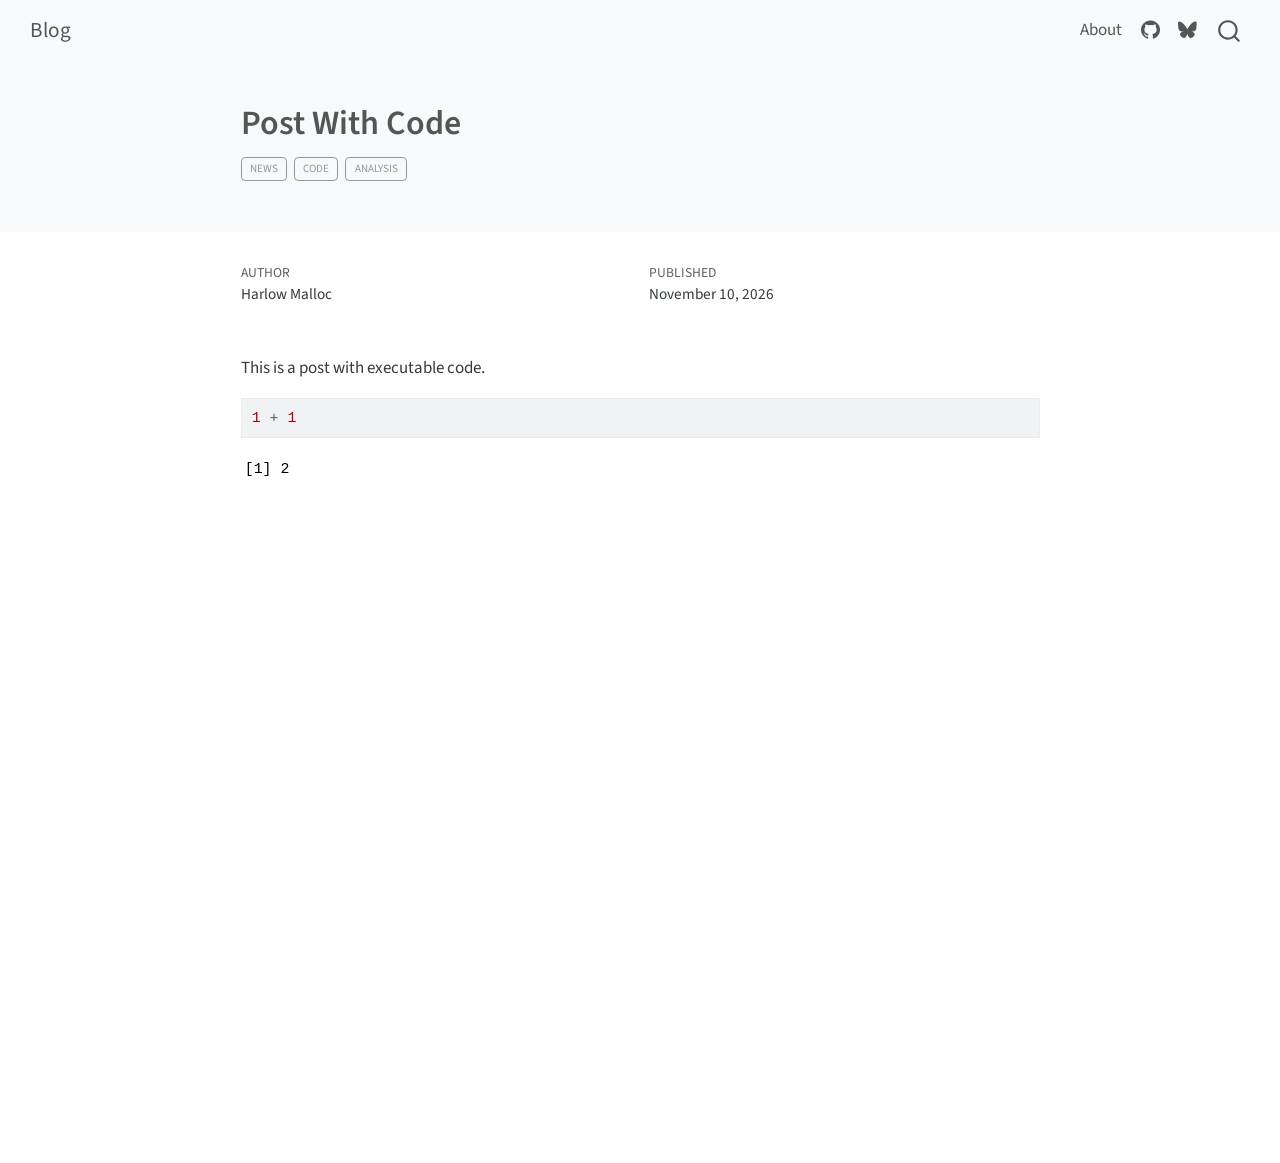
<file: posts/post-with-code/index 2.html>
<!DOCTYPE html>
<html xmlns="http://www.w3.org/1999/xhtml" lang="en" xml:lang="en"><head>

<meta charset="utf-8">
<meta name="generator" content="quarto-1.11.9">

<meta name="viewport" content="width=device-width, initial-scale=1.0, user-scalable=yes">

<meta name="author" content="Harlow Malloc">
<meta name="dcterms.date" content="2026-11-10">

<title>Post With Code – Blog</title>
<style>
/* Default styles provided by pandoc.
** See https://pandoc.org/MANUAL.html#variables-for-html for config info.
*/
span.smallcaps{font-variant: small-caps;}
div.columns{display: flex; gap: 1.5em;}
div.column{flex: auto;}
@media screen {
div.columns{gap: min(4vw, 1.5em);}
div.column{overflow-x: auto;}
}
div.hanging-indent{margin-left: 1.5em; text-indent: -1.5em;}
ul.task-list{list-style: none;}
ul.task-list li input[type="checkbox"] {
  width: 0.8em;
  margin: 0 0.8em 0.2em -1em; /* quarto-specific, see https://github.com/quarto-dev/quarto-cli/issues/4556 */ 
  vertical-align: middle;
}
/* CSS for syntax highlighting */
html { -webkit-text-size-adjust: 100%; }
pre > code.sourceCode { white-space: pre; position: relative; }
pre > code.sourceCode > span { display: inline-block; line-height: 1.25; }
pre > code.sourceCode > span:empty { height: 1.2em; }
.sourceCode { overflow: visible; }
code.sourceCode > span { color: inherit; text-decoration: inherit; }
div.sourceCode { margin: 1em 0; }
pre.sourceCode { margin: 0; }
@media screen {
div.sourceCode { overflow: auto; }
}
@media print {
pre > code.sourceCode { white-space: pre-wrap; }
pre > code.sourceCode > span { text-indent: -5em; padding-left: 5em; }
}
pre.numberSource code
  { counter-reset: source-line 0; }
pre.numberSource code > span
  { position: relative; left: -4em; counter-increment: source-line; }
pre.numberSource code > span > a:first-child::before
  { content: counter(source-line);
    position: relative; left: -1em; text-align: right; vertical-align: baseline;
    border: none; display: inline-block;
    -webkit-touch-callout: none; -webkit-user-select: none;
    -khtml-user-select: none; -moz-user-select: none;
    -ms-user-select: none; user-select: none;
    padding: 0 4px; width: 4em;
  }
pre.numberSource { margin-left: 3em;  padding-left: 4px; }
div.sourceCode
  {   }
@media screen {
pre > code.sourceCode > span > a:first-child::before { text-decoration: underline; }
}
</style>


<script src="../../site_libs/quarto-nav/quarto-nav.js"></script>
<script src="../../site_libs/quarto-nav/headroom.min.js"></script>
<script src="../../site_libs/clipboard/clipboard.min.js"></script>
<script src="../../site_libs/quarto-search/autocomplete.umd.js"></script>
<script src="../../site_libs/quarto-search/fuse.min.js"></script>
<script src="../../site_libs/quarto-search/quarto-search.js"></script>
<meta name="quarto:offset" content="../../">
<script src="../../site_libs/quarto-html/quarto.js" type="module"></script>
<script src="../../site_libs/quarto-html/tabsets/tabsets.js" type="module"></script>
<script src="../../site_libs/quarto-html/scrollable-regions/scrollable-regions.js" type="module"></script>
<script src="../../site_libs/quarto-html/popper.min.js"></script>
<script src="../../site_libs/quarto-html/tippy.umd.min.js"></script>
<script src="../../site_libs/quarto-html/anchor.min.js"></script>
<link href="../../site_libs/quarto-html/tippy.css" rel="stylesheet">
<link href="../../site_libs/quarto-html/quarto-syntax-highlighting-63b5708e65d6cd79cd7618c58d0c21e7.css" rel="stylesheet" id="quarto-text-highlighting-styles">
<script src="../../site_libs/bootstrap/bootstrap.min.js"></script>
<link href="../../site_libs/bootstrap/bootstrap-icons.css" rel="stylesheet">
<link href="../../site_libs/bootstrap/bootstrap-d31a0c91b01e363be7b7a36e602e2c70.min.css" rel="stylesheet" append-hash="true" id="quarto-bootstrap" data-mode="light">
<script id="quarto-search-options" type="application/json">{
  "location": "navbar",
  "copy-button": false,
  "collapse-after": 3,
  "panel-placement": "end",
  "type": "overlay",
  "limit": 50,
  "keyboard-shortcut": [
    "f",
    "/",
    "s"
  ],
  "show-item-context": false,
  "language": {
    "search-no-results-text": "No results",
    "search-matching-documents-text": "matching documents",
    "search-copy-link-title": "Copy link to search",
    "search-hide-matches-text": "Hide additional matches",
    "search-more-match-text": "more match in this document",
    "search-more-matches-text": "more matches in this document",
    "search-clear-button-title": "Clear",
    "search-text-placeholder": "",
    "search-detached-cancel-button-title": "Cancel",
    "search-submit-button-title": "Submit",
    "search-label": "Search"
  }
}</script>


<link rel="stylesheet" href="../../styles.css">
</head>

<body class="nav-fixed fullcontent quarto-light"><a id="quarto-skip-link" class="visually-hidden-focusable" href="#quarto-document-content">Skip to main content</a>

<div id="quarto-search-results"></div>
  <header id="quarto-header" class="headroom fixed-top quarto-banner">
    <nav class="navbar navbar-expand-lg " data-bs-theme="dark" aria-label="Site">
      <div class="navbar-container container-fluid">
      <div class="navbar-brand-container mx-auto">
    <a class="navbar-brand" href="../../index.html">
    <span class="navbar-title">Blog</span>
    </a>
  </div>
          <button class="navbar-toggler" type="button" data-bs-toggle="collapse" data-bs-target="#navbarCollapse" aria-controls="navbarCollapse" aria-expanded="false" aria-label="Toggle navigation" onclick="if (window.quartoToggleHeadroom) { window.quartoToggleHeadroom(); }">
  <span class="navbar-toggler-icon"></span>
</button>
          <div class="collapse navbar-collapse" id="navbarCollapse">
            <ul class="navbar-nav navbar-nav-scroll ms-auto">
  <li class="nav-item">
    <a class="nav-link" href="../../about.html"> 
<span class="menu-text">About</span></a>
  </li>  
  <li class="nav-item compact">
    <a class="nav-link" href="https://github.com/"> <i class="bi bi-github" role="img">
</i> 
<span class="menu-text"></span></a>
  </li>  
  <li class="nav-item compact">
    <a class="nav-link" href="https://bsky.app/"> <i class="bi bi-bluesky" role="img">
</i> 
<span class="menu-text"></span></a>
  </li>  
</ul>
          </div> <!-- /navcollapse -->
            <div class="quarto-navbar-tools">
</div>
            <div id="quarto-search" class="" title="Search"></div>
      </div> <!-- /container-fluid -->
    </nav>
</header>
<!-- content -->
<header id="title-block-header" class="quarto-title-block default page-columns page-full">
  <div class="quarto-title-banner page-columns page-full">
    <div class="quarto-title column-body">
      <h1 class="title">Post With Code</h1>
                                <div class="quarto-categories">
                <div class="quarto-category">news</div>
                <div class="quarto-category">code</div>
                <div class="quarto-category">analysis</div>
              </div>
                  </div>
  </div>
    
  
  <div class="quarto-title-meta">

      <div>
      <div class="quarto-title-meta-heading">Author</div>
      <div class="quarto-title-meta-contents">
               <p>Harlow Malloc </p>
            </div>
    </div>
      
      <div>
      <div class="quarto-title-meta-heading">Published</div>
      <div class="quarto-title-meta-contents">
        <p class="date">November 10, 2026</p>
      </div>
    </div>
    
      
    </div>
    
  
  </header><div id="quarto-content" class="quarto-container page-columns page-rows-contents page-layout-article page-navbar">
<!-- sidebar -->
<!-- margin-sidebar -->
    
<!-- main -->
<main class="content quarto-banner-title-block" id="quarto-document-content" tabindex="-1">





<p>This is a post with executable code.</p>
<div class="cell">
<div class="code-copy-outer-scaffold"><div class="sourceCode cell-code" id="cb1"><pre class="sourceCode r code-with-copy"><code class="sourceCode r"><span id="cb1-1"><a href="#cb1-1" aria-hidden="true" tabindex="-1"></a><span class="dv">1</span> <span class="sc">+</span> <span class="dv">1</span></span></code></pre></div><button title="Copy to Clipboard" class="code-copy-button"><i class="bi"></i></button></div>
<div class="cell-output cell-output-stdout">
<pre><code>[1] 2</code></pre>
</div>
</div>



</main> <!-- /main -->
<script id="quarto-html-after-body" type="application/javascript">
  window.document.addEventListener("DOMContentLoaded", function (event) {
    const icon = "";
    const anchorJS = new window.AnchorJS();
    anchorJS.options = {
      placement: 'right',
      icon: icon
    };
    anchorJS.add('.anchored');
    const isCodeAnnotation = (el) => {
      for (const clz of el.classList) {
        if (clz.startsWith('code-annotation-')) {                     
          return true;
        }
      }
      return false;
    }
    const onCopySuccess = function(e) {
      // button target
      const button = e.trigger;
      // don't keep focus
      button.blur();
      // flash "checked"
      button.classList.add('code-copy-button-checked');
      var currentTitle = button.getAttribute("title");
      button.setAttribute("title", "Copied!");
      let tooltip;
      if (window.bootstrap) {
        button.setAttribute("data-bs-toggle", "tooltip");
        button.setAttribute("data-bs-placement", "left");
        button.setAttribute("data-bs-title", "Copied!");
        tooltip = new bootstrap.Tooltip(button, 
          { trigger: "manual", 
            customClass: "code-copy-button-tooltip",
            offset: [0, -8]});
        tooltip.show();    
      }
      setTimeout(function() {
        if (tooltip) {
          tooltip.hide();
          button.removeAttribute("data-bs-title");
          button.removeAttribute("data-bs-toggle");
          button.removeAttribute("data-bs-placement");
        }
        button.setAttribute("title", currentTitle);
        button.classList.remove('code-copy-button-checked');
      }, 1000);
      // clear code selection
      e.clearSelection();
    }
    const getTextToCopy = function(trigger) {
      const outerScaffold = trigger.parentElement.cloneNode(true);
      const codeEl = outerScaffold.querySelector('code');
      for (const childEl of codeEl.children) {
        if (isCodeAnnotation(childEl)) {
          childEl.remove();
        }
      }
      return codeEl.innerText;
    }
    const clipboard = new window.ClipboardJS('.code-copy-button:not([data-in-quarto-modal])', {
      text: getTextToCopy
    });
    clipboard.on('success', onCopySuccess);
    if (window.document.getElementById('quarto-embedded-source-code-modal')) {
      const clipboardModal = new window.ClipboardJS('.code-copy-button[data-in-quarto-modal]', {
        text: getTextToCopy,
        container: window.document.getElementById('quarto-embedded-source-code-modal')
      });
      clipboardModal.on('success', onCopySuccess);
    }
      var localhostRegex = new RegExp(/^(?:http|https):\/\/localhost\:?[0-9]*\//);
      var mailtoRegex = new RegExp(/^mailto:/);
        var filterRegex = new RegExp("https:\/\/your-website-url\.example\.com");
      var isInternal = (href) => {
          return filterRegex.test(href) || localhostRegex.test(href) || mailtoRegex.test(href);
      }
      // Inspect non-navigation links and adorn them if external
      window.quartoDecorateExternalLinks = function (root) {
     var links = (root || window.document).querySelectorAll('a[href]:not(.nav-link):not(.navbar-brand):not(.toc-action):not(.sidebar-link):not(.sidebar-item-toggle):not(.pagination-link):not(.no-external):not([aria-hidden]):not(.dropdown-item):not(.quarto-navigation-tool):not(.about-link)');
      for (var i=0; i<links.length; i++) {
        const link = links[i];
        if (!isInternal(link.href)) {
          // undo the damage that might have been done by quarto-nav.js in the case of
          // links that we want to consider external
          if (link.dataset.originalHref !== undefined) {
            link.href = link.dataset.originalHref;
          }
          if (!link.classList.contains('no-external-icon')) {
          }
        }
      }
      };
      window.quartoDecorateExternalLinks(window.document);
    // Esc closes the popup (WCAG 1.4.13) and focus leaving both trigger and
    // popup closes it (WCAG 2.4.11); tippy handles neither for interactive popups.
    const hideOnEscAndFocusOut = {
      name: 'hideOnEscAndFocusOut',
      defaultValue: true,
      fn(instance) {
        const dismiss = () => {
          // A show scheduled by the trigger delay would otherwise reopen it
          instance.clearDelayTimeouts();
          instance.hide();
        };
        const onKeyDown = (event) => {
          if (event.key !== 'Escape') {
            return;
          }
          // Keep Esc from also reaching page handlers (e.g. reveal.js overview),
          // except an open reveal.js slide menu, which Esc should close too.
          // The menu handles keys only when its keyboard option is on.
          const menuHandlesEsc = window.Reveal?.getPlugin?.('menu')?.isOpen() &&
            window.Reveal.getConfig().menu?.keyboard !== false;
          if (!menuHandlesEsc) {
            event.stopPropagation();
          }
          if (instance.popper.contains(window.document.activeElement)) {
            // Disabled while refocusing so the focus trigger does not reopen it
            instance.disable();
            instance.reference.focus();
            instance.enable();
          }
          dismiss();
        };
        const onFocusOut = (event) => {
          const target = event.relatedTarget;
          if (target && !instance.reference.contains(target) &&
              !instance.popper.contains(target)) {
            dismiss();
          }
        };
        // On the trigger too: a click trigger (code-annotations: select) has no
        // blur handling. Attached for the instance's lifetime so leaving the
        // trigger also cancels a show still pending on the trigger delay.
        instance.reference.addEventListener('focusout', onFocusOut);
        return {
          onShow() {
            window.document.addEventListener('keydown', onKeyDown, true);
            instance.popper.addEventListener('focusout', onFocusOut);
          },
          onHide() {
            window.document.removeEventListener('keydown', onKeyDown, true);
            instance.popper.removeEventListener('focusout', onFocusOut);
          },
          onDestroy() {
            instance.reference.removeEventListener('focusout', onFocusOut);
          },
        };
      },
    };
    function tippyHover(el, contentFn, onTriggerFn, onUntriggerFn) {
      const config = {
        allowHTML: true,
        maxWidth: 500,
        delay: 100,
        arrow: false,
        appendTo: function(el) {
            return el.parentElement;
        },
        interactive: true,
        interactiveBorder: 10,
        theme: 'quarto',
        placement: 'bottom-start',
        plugins: [hideOnEscAndFocusOut],
      };
      if (contentFn) {
        config.content = contentFn;
      }
      if (onTriggerFn) {
        config.onTrigger = onTriggerFn;
      }
      if (onUntriggerFn) {
        config.onUntrigger = onUntriggerFn;
      }
      window.tippy(el, config); 
    }
    const noterefs = window.document.querySelectorAll('a[role="doc-noteref"]');
    for (var i=0; i<noterefs.length; i++) {
      const ref = noterefs[i];
      tippyHover(ref, function() {
        // use id or data attribute instead here
        let href = ref.getAttribute('data-footnote-href') || ref.getAttribute('href');
        try { href = new URL(href).hash; } catch {}
        const id = href.replace(/^#\/?/, "");
        const note = window.document.getElementById(id);
        if (note) {
          return note.innerHTML;
        } else {
          return "";
        }
      });
    }
    const xrefs = window.document.querySelectorAll('a.quarto-xref');
    const processXRef = (id, note) => {
      // Strip column container classes
      const stripColumnClz = (el) => {
        el.classList.remove("page-full", "page-columns");
        if (el.children) {
          for (const child of el.children) {
            stripColumnClz(child);
          }
        }
      }
      stripColumnClz(note)
      if (id === null || id.startsWith('sec-')) {
        // Special case sections, only their first couple elements
        const container = document.createElement("div");
        if (note.children && note.children.length > 2) {
          container.appendChild(note.children[0].cloneNode(true));
          for (let i = 1; i < note.children.length; i++) {
            const child = note.children[i];
            if (child.tagName === "P" && child.innerText === "") {
              continue;
            } else {
              container.appendChild(child.cloneNode(true));
              break;
            }
          }
          if (window.Quarto?.typesetMath) {
            window.Quarto.typesetMath(container);
          }
          return container.innerHTML
        } else {
          if (window.Quarto?.typesetMath) {
            window.Quarto.typesetMath(note);
          }
          return note.innerHTML;
        }
      } else {
        // Remove any anchor links if they are present
        const anchorLink = note.querySelector('a.anchorjs-link');
        if (anchorLink) {
          anchorLink.remove();
        }
        if (window.Quarto?.typesetMath) {
          window.Quarto.typesetMath(note);
        }
        if (note.classList.contains("callout")) {
          return note.outerHTML;
        } else {
          return note.innerHTML;
        }
      }
    }
    for (var i=0; i<xrefs.length; i++) {
      const xref = xrefs[i];
      tippyHover(xref, undefined, function(instance) {
        instance.disable();
        let url = xref.getAttribute('href');
        let hash = undefined; 
        if (url.startsWith('#')) {
          hash = url;
        } else {
          try { hash = new URL(url).hash; } catch {}
        }
        if (hash) {
          const id = hash.replace(/^#\/?/, "");
          const note = window.document.getElementById(id);
          if (note !== null) {
            try {
              const html = processXRef(id, note.cloneNode(true));
              instance.setContent(html);
            } finally {
              instance.enable();
              instance.show();
            }
          } else {
            // See if we can fetch this
            fetch(url.split('#')[0])
            .then(res => res.text())
            .then(html => {
              const parser = new DOMParser();
              const htmlDoc = parser.parseFromString(html, "text/html");
              const note = htmlDoc.getElementById(id);
              if (note !== null) {
                const html = processXRef(id, note);
                instance.setContent(html);
              } 
            }).finally(() => {
              instance.enable();
              instance.show();
            });
          }
        } else {
          // See if we can fetch a full url (with no hash to target)
          // This is a special case and we should probably do some content thinning / targeting
          fetch(url)
          .then(res => res.text())
          .then(html => {
            const parser = new DOMParser();
            const htmlDoc = parser.parseFromString(html, "text/html");
            const note = htmlDoc.querySelector('main.content');
            if (note !== null) {
              // This should only happen for chapter cross references
              // (since there is no id in the URL)
              // remove the first header
              if (note.children.length > 0 && note.children[0].tagName === "HEADER") {
                note.children[0].remove();
              }
              const html = processXRef(null, note);
              instance.setContent(html);
            } 
          }).finally(() => {
            instance.enable();
            instance.show();
          });
        }
      }, function(instance) {
      });
    }
        let selectedAnnoteEl;
        const selectorForAnnotation = ( cell, annotation) => {
          let cellAttr = 'data-code-cell="' + cell + '"';
          let lineAttr = 'data-code-annotation="' +  annotation + '"';
          const selector = 'span[' + cellAttr + '][' + lineAttr + ']';
          return selector;
        }
        const selectCodeLines = (annoteEl) => {
          const doc = window.document;
          const targetCell = annoteEl.getAttribute("data-target-cell");
          const targetAnnotation = annoteEl.getAttribute("data-target-annotation");
          const annoteSpan = window.document.querySelector(selectorForAnnotation(targetCell, targetAnnotation));
          const lines = annoteSpan.getAttribute("data-code-lines").split(",");
          const lineIds = lines.map((line) => {
            return targetCell + "-" + line;
          })
          // Each band is positioned against its own containing block, which is
          // not the offsetParent of the lines, so place it from client rects.
          const placeBand = (band, firstEl, lastEl, codeBlock) => {
            const container = band.offsetParent;
            if (container === null) {
              return;
            }
            const containerRect = container.getBoundingClientRect();
            // Reveal.js scales slides with a transform, so convert client
            // pixels back to the CSS pixels of the container.
            const scale = containerRect.height / container.offsetHeight || 1;
            const firstRect = firstEl.getBoundingClientRect();
            const lastRect = lastEl.getBoundingClientRect();
            const top = (firstRect.top - containerRect.top) / scale - container.clientTop + container.scrollTop;
            const height = (lastRect.bottom - firstRect.top) / scale;
            band.style.top = top - 2 + "px";
            band.style.height = height + 4 + "px";
            if (codeBlock) {
              // Without the copy button wrapper, the containing block is wider
              // than the code block, so span the code block explicitly.
              const blockRect = codeBlock.getBoundingClientRect();
              band.style.left = (blockRect.left - containerRect.left) / scale - container.clientLeft + container.scrollLeft + "px";
              band.style.width = blockRect.width / scale + "px";
            }
          };
          if (lineIds.length > 0) {
            const el = window.document.getElementById(lineIds[0]);
            const lastEl = window.document.getElementById(lineIds[lineIds.length - 1]);
            const parent = el.parentElement.parentElement;
            // cook up a div (if necessary) and position it
            let div = window.document.getElementById("code-annotation-line-highlight");
            if (div === null) {
              div = window.document.createElement("div");
              div.setAttribute("id", "code-annotation-line-highlight");
              div.style.position = 'absolute';
              parent.appendChild(div);
            }
            placeBand(div, el, lastEl, parent.closest("div.sourceCode") || parent);
            let gutterDiv = window.document.getElementById("code-annotation-line-highlight-gutter");
            if (gutterDiv === null) {
              gutterDiv = window.document.createElement("div");
              gutterDiv.setAttribute("id", "code-annotation-line-highlight-gutter");
              gutterDiv.style.position = 'absolute';
              const codeCell = window.document.getElementById(targetCell);
              const gutter = codeCell.querySelector('.code-annotation-gutter');
              gutter.appendChild(gutterDiv);
            }
            placeBand(gutterDiv, el, lastEl);
            selectedAnnoteEl = annoteEl;
          }
        };
        const unselectCodeLines = () => {
          const elementsIds = ["code-annotation-line-highlight", "code-annotation-line-highlight-gutter"];
          elementsIds.forEach((elId) => {
            const div = window.document.getElementById(elId);
            if (div) {
              div.remove();
            }
          });
          selectedAnnoteEl = undefined;
        };
          // Handle positioning of the toggle
      window.addEventListener(
        "resize",
        throttle(() => {
          elRect = undefined;
          if (selectedAnnoteEl) {
            selectCodeLines(selectedAnnoteEl);
          }
        }, 10)
      );
      function throttle(fn, ms) {
      let throttle = false;
      let timer;
        return (...args) => {
          if(!throttle) { // first call gets through
              fn.apply(this, args);
              throttle = true;
          } else { // all the others get throttled
              if(timer) clearTimeout(timer); // cancel #2
              timer = setTimeout(() => {
                fn.apply(this, args);
                timer = throttle = false;
              }, ms);
          }
        };
      }
        // Attach click handler to the DT
        const annoteDls = window.document.querySelectorAll('dt[data-target-cell]');
        for (const annoteDlNode of annoteDls) {
          annoteDlNode.addEventListener('click', (event) => {
            const clickedEl = event.target;
            if (clickedEl !== selectedAnnoteEl) {
              unselectCodeLines();
              const activeEl = window.document.querySelector('dt[data-target-cell].code-annotation-active');
              if (activeEl) {
                activeEl.classList.remove('code-annotation-active');
              }
              selectCodeLines(clickedEl);
              clickedEl.classList.add('code-annotation-active');
            } else {
              // Unselect the line
              unselectCodeLines();
              clickedEl.classList.remove('code-annotation-active');
            }
          });
        }
    const findCites = (el) => {
      const parentEl = el.parentElement;
      if (parentEl) {
        const cites = parentEl.dataset.cites;
        if (cites) {
          return {
            el,
            cites: cites.split(' ')
          };
        } else {
          return findCites(el.parentElement)
        }
      } else {
        return undefined;
      }
    };
    var bibliorefs = window.document.querySelectorAll('a[role="doc-biblioref"]');
    for (var i=0; i<bibliorefs.length; i++) {
      const ref = bibliorefs[i];
      const citeInfo = findCites(ref);
      if (citeInfo) {
        tippyHover(citeInfo.el, function() {
          var popup = window.document.createElement('div');
          citeInfo.cites.forEach(function(cite) {
            var citeDiv = window.document.createElement('div');
            citeDiv.classList.add('hanging-indent');
            citeDiv.classList.add('csl-entry');
            var biblioDiv = window.document.getElementById('ref-' + cite);
            if (biblioDiv) {
              citeDiv.innerHTML = biblioDiv.innerHTML;
            }
            popup.appendChild(citeDiv);
          });
          return popup.innerHTML;
        });
      }
    }
  });
  </script>
  <script type="application/javascript">
  window.quartoScrollableRegionsLabels = {"code":"Scrollable code","output":"Scrollable output"};
  </script>
</div> <!-- /content -->




</body></html>
</file>
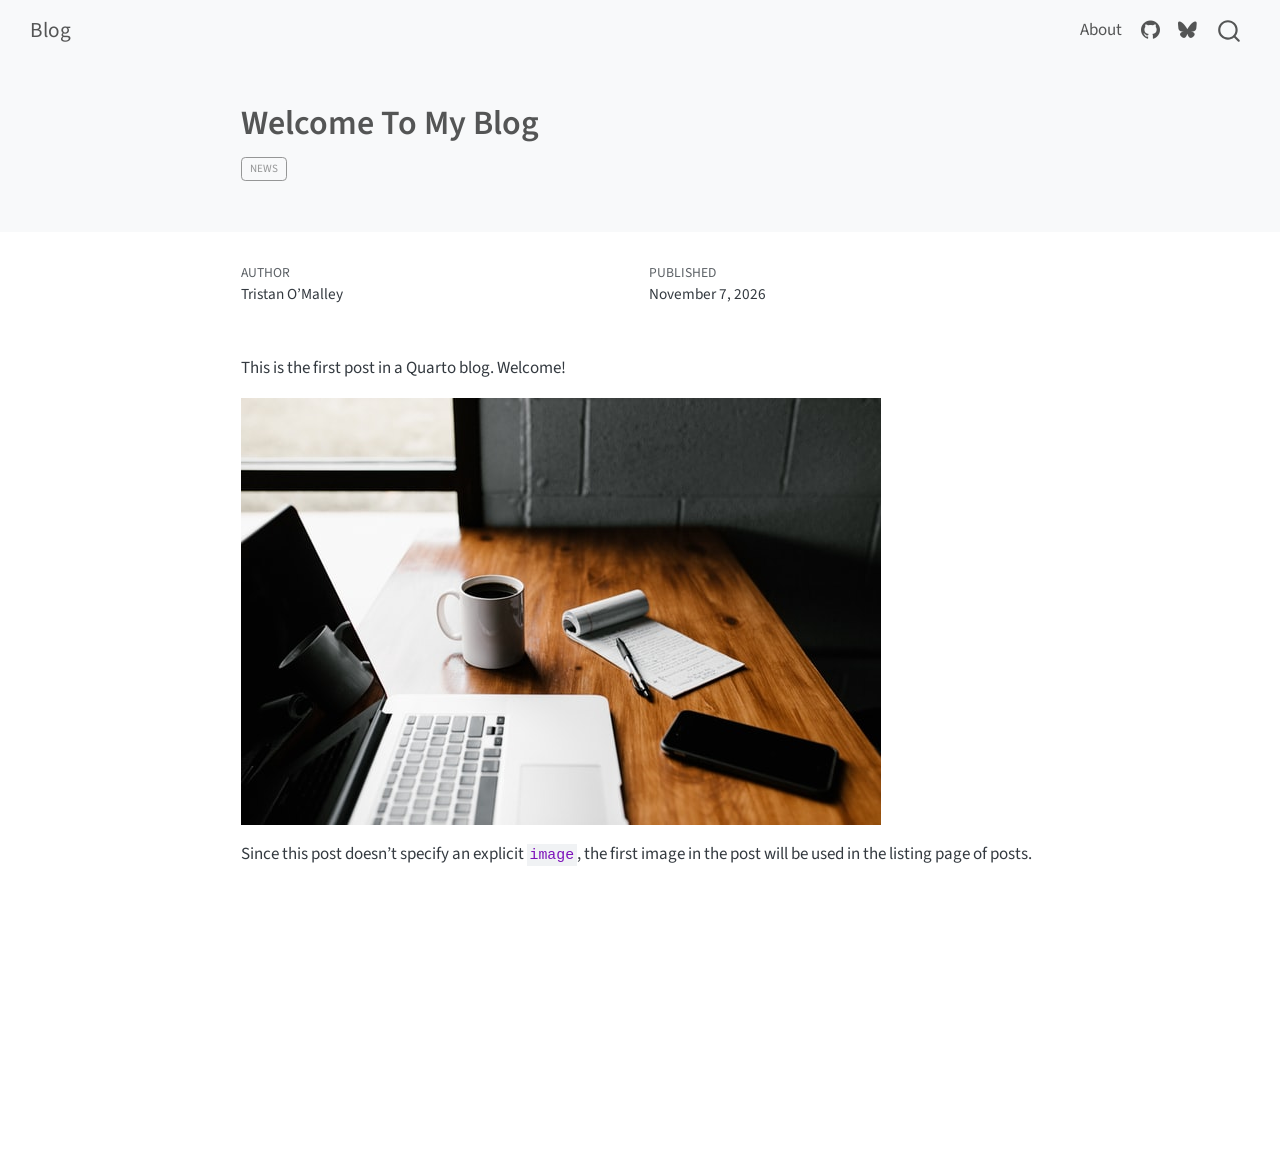
<file: posts/welcome/index 2.html>
<!DOCTYPE html>
<html xmlns="http://www.w3.org/1999/xhtml" lang="en" xml:lang="en"><head>

<meta charset="utf-8">
<meta name="generator" content="quarto-1.11.9">

<meta name="viewport" content="width=device-width, initial-scale=1.0, user-scalable=yes">

<meta name="author" content="Tristan O’Malley">
<meta name="dcterms.date" content="2026-11-07">

<title>Welcome To My Blog – Blog</title>
<style>
/* Default styles provided by pandoc.
** See https://pandoc.org/MANUAL.html#variables-for-html for config info.
*/
span.smallcaps{font-variant: small-caps;}
div.columns{display: flex; gap: 1.5em;}
div.column{flex: auto;}
@media screen {
div.columns{gap: min(4vw, 1.5em);}
div.column{overflow-x: auto;}
}
div.hanging-indent{margin-left: 1.5em; text-indent: -1.5em;}
ul.task-list{list-style: none;}
ul.task-list li input[type="checkbox"] {
  width: 0.8em;
  margin: 0 0.8em 0.2em -1em; /* quarto-specific, see https://github.com/quarto-dev/quarto-cli/issues/4556 */ 
  vertical-align: middle;
}
</style>


<script src="../../site_libs/quarto-nav/quarto-nav.js"></script>
<script src="../../site_libs/quarto-nav/headroom.min.js"></script>
<script src="../../site_libs/clipboard/clipboard.min.js"></script>
<script src="../../site_libs/quarto-search/autocomplete.umd.js"></script>
<script src="../../site_libs/quarto-search/fuse.min.js"></script>
<script src="../../site_libs/quarto-search/quarto-search.js"></script>
<meta name="quarto:offset" content="../../">
<script src="../../site_libs/quarto-html/quarto.js" type="module"></script>
<script src="../../site_libs/quarto-html/tabsets/tabsets.js" type="module"></script>
<script src="../../site_libs/quarto-html/scrollable-regions/scrollable-regions.js" type="module"></script>
<script src="../../site_libs/quarto-html/popper.min.js"></script>
<script src="../../site_libs/quarto-html/tippy.umd.min.js"></script>
<script src="../../site_libs/quarto-html/anchor.min.js"></script>
<link href="../../site_libs/quarto-html/tippy.css" rel="stylesheet">
<link href="../../site_libs/quarto-html/quarto-syntax-highlighting-63b5708e65d6cd79cd7618c58d0c21e7.css" rel="stylesheet" id="quarto-text-highlighting-styles">
<script src="../../site_libs/bootstrap/bootstrap.min.js"></script>
<link href="../../site_libs/bootstrap/bootstrap-icons.css" rel="stylesheet">
<link href="../../site_libs/bootstrap/bootstrap-d31a0c91b01e363be7b7a36e602e2c70.min.css" rel="stylesheet" append-hash="true" id="quarto-bootstrap" data-mode="light">
<script id="quarto-search-options" type="application/json">{
  "location": "navbar",
  "copy-button": false,
  "collapse-after": 3,
  "panel-placement": "end",
  "type": "overlay",
  "limit": 50,
  "keyboard-shortcut": [
    "f",
    "/",
    "s"
  ],
  "show-item-context": false,
  "language": {
    "search-no-results-text": "No results",
    "search-matching-documents-text": "matching documents",
    "search-copy-link-title": "Copy link to search",
    "search-hide-matches-text": "Hide additional matches",
    "search-more-match-text": "more match in this document",
    "search-more-matches-text": "more matches in this document",
    "search-clear-button-title": "Clear",
    "search-text-placeholder": "",
    "search-detached-cancel-button-title": "Cancel",
    "search-submit-button-title": "Submit",
    "search-label": "Search"
  }
}</script>


<link rel="stylesheet" href="../../styles.css">
</head>

<body class="nav-fixed fullcontent quarto-light"><a id="quarto-skip-link" class="visually-hidden-focusable" href="#quarto-document-content">Skip to main content</a>

<div id="quarto-search-results"></div>
  <header id="quarto-header" class="headroom fixed-top quarto-banner">
    <nav class="navbar navbar-expand-lg " data-bs-theme="dark" aria-label="Site">
      <div class="navbar-container container-fluid">
      <div class="navbar-brand-container mx-auto">
    <a class="navbar-brand" href="../../index.html">
    <span class="navbar-title">Blog</span>
    </a>
  </div>
          <button class="navbar-toggler" type="button" data-bs-toggle="collapse" data-bs-target="#navbarCollapse" aria-controls="navbarCollapse" aria-expanded="false" aria-label="Toggle navigation" onclick="if (window.quartoToggleHeadroom) { window.quartoToggleHeadroom(); }">
  <span class="navbar-toggler-icon"></span>
</button>
          <div class="collapse navbar-collapse" id="navbarCollapse">
            <ul class="navbar-nav navbar-nav-scroll ms-auto">
  <li class="nav-item">
    <a class="nav-link" href="../../about.html"> 
<span class="menu-text">About</span></a>
  </li>  
  <li class="nav-item compact">
    <a class="nav-link" href="https://github.com/"> <i class="bi bi-github" role="img">
</i> 
<span class="menu-text"></span></a>
  </li>  
  <li class="nav-item compact">
    <a class="nav-link" href="https://bsky.app/"> <i class="bi bi-bluesky" role="img">
</i> 
<span class="menu-text"></span></a>
  </li>  
</ul>
          </div> <!-- /navcollapse -->
            <div class="quarto-navbar-tools">
</div>
            <div id="quarto-search" class="" title="Search"></div>
      </div> <!-- /container-fluid -->
    </nav>
</header>
<!-- content -->
<header id="title-block-header" class="quarto-title-block default page-columns page-full">
  <div class="quarto-title-banner page-columns page-full">
    <div class="quarto-title column-body">
      <h1 class="title">Welcome To My Blog</h1>
                                <div class="quarto-categories">
                <div class="quarto-category">news</div>
              </div>
                  </div>
  </div>
    
  
  <div class="quarto-title-meta">

      <div>
      <div class="quarto-title-meta-heading">Author</div>
      <div class="quarto-title-meta-contents">
               <p>Tristan O’Malley </p>
            </div>
    </div>
      
      <div>
      <div class="quarto-title-meta-heading">Published</div>
      <div class="quarto-title-meta-contents">
        <p class="date">November 7, 2026</p>
      </div>
    </div>
    
      
    </div>
    
  
  </header><div id="quarto-content" class="quarto-container page-columns page-rows-contents page-layout-article page-navbar">
<!-- sidebar -->
<!-- margin-sidebar -->
    
<!-- main -->
<main class="content quarto-banner-title-block" id="quarto-document-content" tabindex="-1">





<p>This is the first post in a Quarto blog. Welcome!</p>
<p><img src="thumbnail.jpg" class="img-fluid"></p>
<p>Since this post doesn’t specify an explicit <code>image</code>, the first image in the post will be used in the listing page of posts.</p>



</main> <!-- /main -->
<script id="quarto-html-after-body" type="application/javascript">
  window.document.addEventListener("DOMContentLoaded", function (event) {
    const icon = "";
    const anchorJS = new window.AnchorJS();
    anchorJS.options = {
      placement: 'right',
      icon: icon
    };
    anchorJS.add('.anchored');
    const isCodeAnnotation = (el) => {
      for (const clz of el.classList) {
        if (clz.startsWith('code-annotation-')) {                     
          return true;
        }
      }
      return false;
    }
    const onCopySuccess = function(e) {
      // button target
      const button = e.trigger;
      // don't keep focus
      button.blur();
      // flash "checked"
      button.classList.add('code-copy-button-checked');
      var currentTitle = button.getAttribute("title");
      button.setAttribute("title", "Copied!");
      let tooltip;
      if (window.bootstrap) {
        button.setAttribute("data-bs-toggle", "tooltip");
        button.setAttribute("data-bs-placement", "left");
        button.setAttribute("data-bs-title", "Copied!");
        tooltip = new bootstrap.Tooltip(button, 
          { trigger: "manual", 
            customClass: "code-copy-button-tooltip",
            offset: [0, -8]});
        tooltip.show();    
      }
      setTimeout(function() {
        if (tooltip) {
          tooltip.hide();
          button.removeAttribute("data-bs-title");
          button.removeAttribute("data-bs-toggle");
          button.removeAttribute("data-bs-placement");
        }
        button.setAttribute("title", currentTitle);
        button.classList.remove('code-copy-button-checked');
      }, 1000);
      // clear code selection
      e.clearSelection();
    }
    const getTextToCopy = function(trigger) {
      const outerScaffold = trigger.parentElement.cloneNode(true);
      const codeEl = outerScaffold.querySelector('code');
      for (const childEl of codeEl.children) {
        if (isCodeAnnotation(childEl)) {
          childEl.remove();
        }
      }
      return codeEl.innerText;
    }
    const clipboard = new window.ClipboardJS('.code-copy-button:not([data-in-quarto-modal])', {
      text: getTextToCopy
    });
    clipboard.on('success', onCopySuccess);
    if (window.document.getElementById('quarto-embedded-source-code-modal')) {
      const clipboardModal = new window.ClipboardJS('.code-copy-button[data-in-quarto-modal]', {
        text: getTextToCopy,
        container: window.document.getElementById('quarto-embedded-source-code-modal')
      });
      clipboardModal.on('success', onCopySuccess);
    }
      var localhostRegex = new RegExp(/^(?:http|https):\/\/localhost\:?[0-9]*\//);
      var mailtoRegex = new RegExp(/^mailto:/);
        var filterRegex = new RegExp("https:\/\/your-website-url\.example\.com");
      var isInternal = (href) => {
          return filterRegex.test(href) || localhostRegex.test(href) || mailtoRegex.test(href);
      }
      // Inspect non-navigation links and adorn them if external
      window.quartoDecorateExternalLinks = function (root) {
     var links = (root || window.document).querySelectorAll('a[href]:not(.nav-link):not(.navbar-brand):not(.toc-action):not(.sidebar-link):not(.sidebar-item-toggle):not(.pagination-link):not(.no-external):not([aria-hidden]):not(.dropdown-item):not(.quarto-navigation-tool):not(.about-link)');
      for (var i=0; i<links.length; i++) {
        const link = links[i];
        if (!isInternal(link.href)) {
          // undo the damage that might have been done by quarto-nav.js in the case of
          // links that we want to consider external
          if (link.dataset.originalHref !== undefined) {
            link.href = link.dataset.originalHref;
          }
          if (!link.classList.contains('no-external-icon')) {
          }
        }
      }
      };
      window.quartoDecorateExternalLinks(window.document);
    // Esc closes the popup (WCAG 1.4.13) and focus leaving both trigger and
    // popup closes it (WCAG 2.4.11); tippy handles neither for interactive popups.
    const hideOnEscAndFocusOut = {
      name: 'hideOnEscAndFocusOut',
      defaultValue: true,
      fn(instance) {
        const dismiss = () => {
          // A show scheduled by the trigger delay would otherwise reopen it
          instance.clearDelayTimeouts();
          instance.hide();
        };
        const onKeyDown = (event) => {
          if (event.key !== 'Escape') {
            return;
          }
          // Keep Esc from also reaching page handlers (e.g. reveal.js overview),
          // except an open reveal.js slide menu, which Esc should close too.
          // The menu handles keys only when its keyboard option is on.
          const menuHandlesEsc = window.Reveal?.getPlugin?.('menu')?.isOpen() &&
            window.Reveal.getConfig().menu?.keyboard !== false;
          if (!menuHandlesEsc) {
            event.stopPropagation();
          }
          if (instance.popper.contains(window.document.activeElement)) {
            // Disabled while refocusing so the focus trigger does not reopen it
            instance.disable();
            instance.reference.focus();
            instance.enable();
          }
          dismiss();
        };
        const onFocusOut = (event) => {
          const target = event.relatedTarget;
          if (target && !instance.reference.contains(target) &&
              !instance.popper.contains(target)) {
            dismiss();
          }
        };
        // On the trigger too: a click trigger (code-annotations: select) has no
        // blur handling. Attached for the instance's lifetime so leaving the
        // trigger also cancels a show still pending on the trigger delay.
        instance.reference.addEventListener('focusout', onFocusOut);
        return {
          onShow() {
            window.document.addEventListener('keydown', onKeyDown, true);
            instance.popper.addEventListener('focusout', onFocusOut);
          },
          onHide() {
            window.document.removeEventListener('keydown', onKeyDown, true);
            instance.popper.removeEventListener('focusout', onFocusOut);
          },
          onDestroy() {
            instance.reference.removeEventListener('focusout', onFocusOut);
          },
        };
      },
    };
    function tippyHover(el, contentFn, onTriggerFn, onUntriggerFn) {
      const config = {
        allowHTML: true,
        maxWidth: 500,
        delay: 100,
        arrow: false,
        appendTo: function(el) {
            return el.parentElement;
        },
        interactive: true,
        interactiveBorder: 10,
        theme: 'quarto',
        placement: 'bottom-start',
        plugins: [hideOnEscAndFocusOut],
      };
      if (contentFn) {
        config.content = contentFn;
      }
      if (onTriggerFn) {
        config.onTrigger = onTriggerFn;
      }
      if (onUntriggerFn) {
        config.onUntrigger = onUntriggerFn;
      }
      window.tippy(el, config); 
    }
    const noterefs = window.document.querySelectorAll('a[role="doc-noteref"]');
    for (var i=0; i<noterefs.length; i++) {
      const ref = noterefs[i];
      tippyHover(ref, function() {
        // use id or data attribute instead here
        let href = ref.getAttribute('data-footnote-href') || ref.getAttribute('href');
        try { href = new URL(href).hash; } catch {}
        const id = href.replace(/^#\/?/, "");
        const note = window.document.getElementById(id);
        if (note) {
          return note.innerHTML;
        } else {
          return "";
        }
      });
    }
    const xrefs = window.document.querySelectorAll('a.quarto-xref');
    const processXRef = (id, note) => {
      // Strip column container classes
      const stripColumnClz = (el) => {
        el.classList.remove("page-full", "page-columns");
        if (el.children) {
          for (const child of el.children) {
            stripColumnClz(child);
          }
        }
      }
      stripColumnClz(note)
      if (id === null || id.startsWith('sec-')) {
        // Special case sections, only their first couple elements
        const container = document.createElement("div");
        if (note.children && note.children.length > 2) {
          container.appendChild(note.children[0].cloneNode(true));
          for (let i = 1; i < note.children.length; i++) {
            const child = note.children[i];
            if (child.tagName === "P" && child.innerText === "") {
              continue;
            } else {
              container.appendChild(child.cloneNode(true));
              break;
            }
          }
          if (window.Quarto?.typesetMath) {
            window.Quarto.typesetMath(container);
          }
          return container.innerHTML
        } else {
          if (window.Quarto?.typesetMath) {
            window.Quarto.typesetMath(note);
          }
          return note.innerHTML;
        }
      } else {
        // Remove any anchor links if they are present
        const anchorLink = note.querySelector('a.anchorjs-link');
        if (anchorLink) {
          anchorLink.remove();
        }
        if (window.Quarto?.typesetMath) {
          window.Quarto.typesetMath(note);
        }
        if (note.classList.contains("callout")) {
          return note.outerHTML;
        } else {
          return note.innerHTML;
        }
      }
    }
    for (var i=0; i<xrefs.length; i++) {
      const xref = xrefs[i];
      tippyHover(xref, undefined, function(instance) {
        instance.disable();
        let url = xref.getAttribute('href');
        let hash = undefined; 
        if (url.startsWith('#')) {
          hash = url;
        } else {
          try { hash = new URL(url).hash; } catch {}
        }
        if (hash) {
          const id = hash.replace(/^#\/?/, "");
          const note = window.document.getElementById(id);
          if (note !== null) {
            try {
              const html = processXRef(id, note.cloneNode(true));
              instance.setContent(html);
            } finally {
              instance.enable();
              instance.show();
            }
          } else {
            // See if we can fetch this
            fetch(url.split('#')[0])
            .then(res => res.text())
            .then(html => {
              const parser = new DOMParser();
              const htmlDoc = parser.parseFromString(html, "text/html");
              const note = htmlDoc.getElementById(id);
              if (note !== null) {
                const html = processXRef(id, note);
                instance.setContent(html);
              } 
            }).finally(() => {
              instance.enable();
              instance.show();
            });
          }
        } else {
          // See if we can fetch a full url (with no hash to target)
          // This is a special case and we should probably do some content thinning / targeting
          fetch(url)
          .then(res => res.text())
          .then(html => {
            const parser = new DOMParser();
            const htmlDoc = parser.parseFromString(html, "text/html");
            const note = htmlDoc.querySelector('main.content');
            if (note !== null) {
              // This should only happen for chapter cross references
              // (since there is no id in the URL)
              // remove the first header
              if (note.children.length > 0 && note.children[0].tagName === "HEADER") {
                note.children[0].remove();
              }
              const html = processXRef(null, note);
              instance.setContent(html);
            } 
          }).finally(() => {
            instance.enable();
            instance.show();
          });
        }
      }, function(instance) {
      });
    }
        let selectedAnnoteEl;
        const selectorForAnnotation = ( cell, annotation) => {
          let cellAttr = 'data-code-cell="' + cell + '"';
          let lineAttr = 'data-code-annotation="' +  annotation + '"';
          const selector = 'span[' + cellAttr + '][' + lineAttr + ']';
          return selector;
        }
        const selectCodeLines = (annoteEl) => {
          const doc = window.document;
          const targetCell = annoteEl.getAttribute("data-target-cell");
          const targetAnnotation = annoteEl.getAttribute("data-target-annotation");
          const annoteSpan = window.document.querySelector(selectorForAnnotation(targetCell, targetAnnotation));
          const lines = annoteSpan.getAttribute("data-code-lines").split(",");
          const lineIds = lines.map((line) => {
            return targetCell + "-" + line;
          })
          // Each band is positioned against its own containing block, which is
          // not the offsetParent of the lines, so place it from client rects.
          const placeBand = (band, firstEl, lastEl, codeBlock) => {
            const container = band.offsetParent;
            if (container === null) {
              return;
            }
            const containerRect = container.getBoundingClientRect();
            // Reveal.js scales slides with a transform, so convert client
            // pixels back to the CSS pixels of the container.
            const scale = containerRect.height / container.offsetHeight || 1;
            const firstRect = firstEl.getBoundingClientRect();
            const lastRect = lastEl.getBoundingClientRect();
            const top = (firstRect.top - containerRect.top) / scale - container.clientTop + container.scrollTop;
            const height = (lastRect.bottom - firstRect.top) / scale;
            band.style.top = top - 2 + "px";
            band.style.height = height + 4 + "px";
            if (codeBlock) {
              // Without the copy button wrapper, the containing block is wider
              // than the code block, so span the code block explicitly.
              const blockRect = codeBlock.getBoundingClientRect();
              band.style.left = (blockRect.left - containerRect.left) / scale - container.clientLeft + container.scrollLeft + "px";
              band.style.width = blockRect.width / scale + "px";
            }
          };
          if (lineIds.length > 0) {
            const el = window.document.getElementById(lineIds[0]);
            const lastEl = window.document.getElementById(lineIds[lineIds.length - 1]);
            const parent = el.parentElement.parentElement;
            // cook up a div (if necessary) and position it
            let div = window.document.getElementById("code-annotation-line-highlight");
            if (div === null) {
              div = window.document.createElement("div");
              div.setAttribute("id", "code-annotation-line-highlight");
              div.style.position = 'absolute';
              parent.appendChild(div);
            }
            placeBand(div, el, lastEl, parent.closest("div.sourceCode") || parent);
            let gutterDiv = window.document.getElementById("code-annotation-line-highlight-gutter");
            if (gutterDiv === null) {
              gutterDiv = window.document.createElement("div");
              gutterDiv.setAttribute("id", "code-annotation-line-highlight-gutter");
              gutterDiv.style.position = 'absolute';
              const codeCell = window.document.getElementById(targetCell);
              const gutter = codeCell.querySelector('.code-annotation-gutter');
              gutter.appendChild(gutterDiv);
            }
            placeBand(gutterDiv, el, lastEl);
            selectedAnnoteEl = annoteEl;
          }
        };
        const unselectCodeLines = () => {
          const elementsIds = ["code-annotation-line-highlight", "code-annotation-line-highlight-gutter"];
          elementsIds.forEach((elId) => {
            const div = window.document.getElementById(elId);
            if (div) {
              div.remove();
            }
          });
          selectedAnnoteEl = undefined;
        };
          // Handle positioning of the toggle
      window.addEventListener(
        "resize",
        throttle(() => {
          elRect = undefined;
          if (selectedAnnoteEl) {
            selectCodeLines(selectedAnnoteEl);
          }
        }, 10)
      );
      function throttle(fn, ms) {
      let throttle = false;
      let timer;
        return (...args) => {
          if(!throttle) { // first call gets through
              fn.apply(this, args);
              throttle = true;
          } else { // all the others get throttled
              if(timer) clearTimeout(timer); // cancel #2
              timer = setTimeout(() => {
                fn.apply(this, args);
                timer = throttle = false;
              }, ms);
          }
        };
      }
        // Attach click handler to the DT
        const annoteDls = window.document.querySelectorAll('dt[data-target-cell]');
        for (const annoteDlNode of annoteDls) {
          annoteDlNode.addEventListener('click', (event) => {
            const clickedEl = event.target;
            if (clickedEl !== selectedAnnoteEl) {
              unselectCodeLines();
              const activeEl = window.document.querySelector('dt[data-target-cell].code-annotation-active');
              if (activeEl) {
                activeEl.classList.remove('code-annotation-active');
              }
              selectCodeLines(clickedEl);
              clickedEl.classList.add('code-annotation-active');
            } else {
              // Unselect the line
              unselectCodeLines();
              clickedEl.classList.remove('code-annotation-active');
            }
          });
        }
    const findCites = (el) => {
      const parentEl = el.parentElement;
      if (parentEl) {
        const cites = parentEl.dataset.cites;
        if (cites) {
          return {
            el,
            cites: cites.split(' ')
          };
        } else {
          return findCites(el.parentElement)
        }
      } else {
        return undefined;
      }
    };
    var bibliorefs = window.document.querySelectorAll('a[role="doc-biblioref"]');
    for (var i=0; i<bibliorefs.length; i++) {
      const ref = bibliorefs[i];
      const citeInfo = findCites(ref);
      if (citeInfo) {
        tippyHover(citeInfo.el, function() {
          var popup = window.document.createElement('div');
          citeInfo.cites.forEach(function(cite) {
            var citeDiv = window.document.createElement('div');
            citeDiv.classList.add('hanging-indent');
            citeDiv.classList.add('csl-entry');
            var biblioDiv = window.document.getElementById('ref-' + cite);
            if (biblioDiv) {
              citeDiv.innerHTML = biblioDiv.innerHTML;
            }
            popup.appendChild(citeDiv);
          });
          return popup.innerHTML;
        });
      }
    }
  });
  </script>
  <script type="application/javascript">
  window.quartoScrollableRegionsLabels = {"code":"Scrollable code","output":"Scrollable output"};
  </script>
</div> <!-- /content -->




</body></html>
</file>
<file: site_libs/quarto-html/tippy.css>
.tippy-box[data-animation=fade][data-state=hidden]{opacity:0}[data-tippy-root]{max-width:calc(100vw - 10px)}.tippy-box{position:relative;background-color:#333;color:#fff;border-radius:4px;font-size:14px;line-height:1.4;white-space:normal;outline:0;transition-property:transform,visibility,opacity}.tippy-box[data-placement^=top]>.tippy-arrow{bottom:0}.tippy-box[data-placement^=top]>.tippy-arrow:before{bottom:-7px;left:0;border-width:8px 8px 0;border-top-color:initial;transform-origin:center top}.tippy-box[data-placement^=bottom]>.tippy-arrow{top:0}.tippy-box[data-placement^=bottom]>.tippy-arrow:before{top:-7px;left:0;border-width:0 8px 8px;border-bottom-color:initial;transform-origin:center bottom}.tippy-box[data-placement^=left]>.tippy-arrow{right:0}.tippy-box[data-placement^=left]>.tippy-arrow:before{border-width:8px 0 8px 8px;border-left-color:initial;right:-7px;transform-origin:center left}.tippy-box[data-placement^=right]>.tippy-arrow{left:0}.tippy-box[data-placement^=right]>.tippy-arrow:before{left:-7px;border-width:8px 8px 8px 0;border-right-color:initial;transform-origin:center right}.tippy-box[data-inertia][data-state=visible]{transition-timing-function:cubic-bezier(.54,1.5,.38,1.11)}.tippy-arrow{width:16px;height:16px;color:#333}.tippy-arrow:before{content:"";position:absolute;border-color:transparent;border-style:solid}.tippy-content{position:relative;padding:5px 9px;z-index:1}
</file>
<file: site_libs/quarto-html/quarto-syntax-highlighting-63b5708e65d6cd79cd7618c58d0c21e7.css>
/* quarto syntax highlight colors */
:root {
  --quarto-hl-ot-color: #003B4F;
  --quarto-hl-at-color: #657422;
  --quarto-hl-ss-color: #20794D;
  --quarto-hl-an-color: #5E5E5E;
  --quarto-hl-fu-color: #4758AB;
  --quarto-hl-st-color: #20794D;
  --quarto-hl-cf-color: #003B4F;
  --quarto-hl-op-color: #5E5E5E;
  --quarto-hl-er-color: #AD0000;
  --quarto-hl-bn-color: #AD0000;
  --quarto-hl-al-color: #AD0000;
  --quarto-hl-va-color: #111111;
  --quarto-hl-bu-color: inherit;
  --quarto-hl-ex-color: inherit;
  --quarto-hl-pp-color: #AD0000;
  --quarto-hl-in-color: #5E5E5E;
  --quarto-hl-vs-color: #20794D;
  --quarto-hl-wa-color: #5E5E5E;
  --quarto-hl-do-color: #5E5E5E;
  --quarto-hl-im-color: #00769E;
  --quarto-hl-ch-color: #20794D;
  --quarto-hl-dt-color: #AD0000;
  --quarto-hl-fl-color: #AD0000;
  --quarto-hl-co-color: #5E5E5E;
  --quarto-hl-cv-color: #5E5E5E;
  --quarto-hl-cn-color: #8f5902;
  --quarto-hl-sc-color: #5E5E5E;
  --quarto-hl-dv-color: #AD0000;
  --quarto-hl-kw-color: #003B4F;
}

/* other quarto variables */
:root {
  --quarto-font-monospace: SFMono-Regular, Menlo, Monaco, Consolas, "Liberation Mono", "Courier New", monospace;
}

/* syntax highlight based on Pandoc's rules */
pre > code.sourceCode > span {
  color: #003B4F;
}

code.sourceCode > span {
  color: #003B4F;
}

div.sourceCode,
div.sourceCode pre.sourceCode {
  color: #003B4F;
}

/* Normal */
code span {
  color: #003B4F;
}

/* Alert */
code span.al {
  color: #AD0000;
  font-style: inherit;
}

/* Annotation */
code span.an {
  color: #5E5E5E;
  font-style: inherit;
}

/* Attribute */
code span.at {
  color: #657422;
  font-style: inherit;
}

/* BaseN */
code span.bn {
  color: #AD0000;
  font-style: inherit;
}

/* BuiltIn */
code span.bu {
  font-style: inherit;
}

/* ControlFlow */
code span.cf {
  color: #003B4F;
  font-weight: bold;
  font-style: inherit;
}

/* Char */
code span.ch {
  color: #20794D;
  font-style: inherit;
}

/* Constant */
code span.cn {
  color: #8f5902;
  font-style: inherit;
}

/* Comment */
code span.co {
  color: #5E5E5E;
  font-style: inherit;
}

/* CommentVar */
code span.cv {
  color: #5E5E5E;
  font-style: italic;
}

/* Documentation */
code span.do {
  color: #5E5E5E;
  font-style: italic;
}

/* DataType */
code span.dt {
  color: #AD0000;
  font-style: inherit;
}

/* DecVal */
code span.dv {
  color: #AD0000;
  font-style: inherit;
}

/* Error */
code span.er {
  color: #AD0000;
  font-style: inherit;
}

/* Extension */
code span.ex {
  font-style: inherit;
}

/* Float */
code span.fl {
  color: #AD0000;
  font-style: inherit;
}

/* Function */
code span.fu {
  color: #4758AB;
  font-style: inherit;
}

/* Import */
code span.im {
  color: #00769E;
  font-style: inherit;
}

/* Information */
code span.in {
  color: #5E5E5E;
  font-style: inherit;
}

/* Keyword */
code span.kw {
  color: #003B4F;
  font-weight: bold;
  font-style: inherit;
}

/* Operator */
code span.op {
  color: #5E5E5E;
  font-style: inherit;
}

/* Other */
code span.ot {
  color: #003B4F;
  font-style: inherit;
}

/* Preprocessor */
code span.pp {
  color: #AD0000;
  font-style: inherit;
}

/* SpecialChar */
code span.sc {
  color: #5E5E5E;
  font-style: inherit;
}

/* SpecialString */
code span.ss {
  color: #20794D;
  font-style: inherit;
}

/* String */
code span.st {
  color: #20794D;
  font-style: inherit;
}

/* Variable */
code span.va {
  color: #111111;
  font-style: inherit;
}

/* VerbatimString */
code span.vs {
  color: #20794D;
  font-style: inherit;
}

/* Warning */
code span.wa {
  color: #5E5E5E;
  font-style: italic;
}

.prevent-inlining {
  content: "</";
}

/*# sourceMappingURL=054cc16b9e9817627be6994582d2ffb5.css.map */
</file>
<file: styles.css>
/* css styles */
</file>
